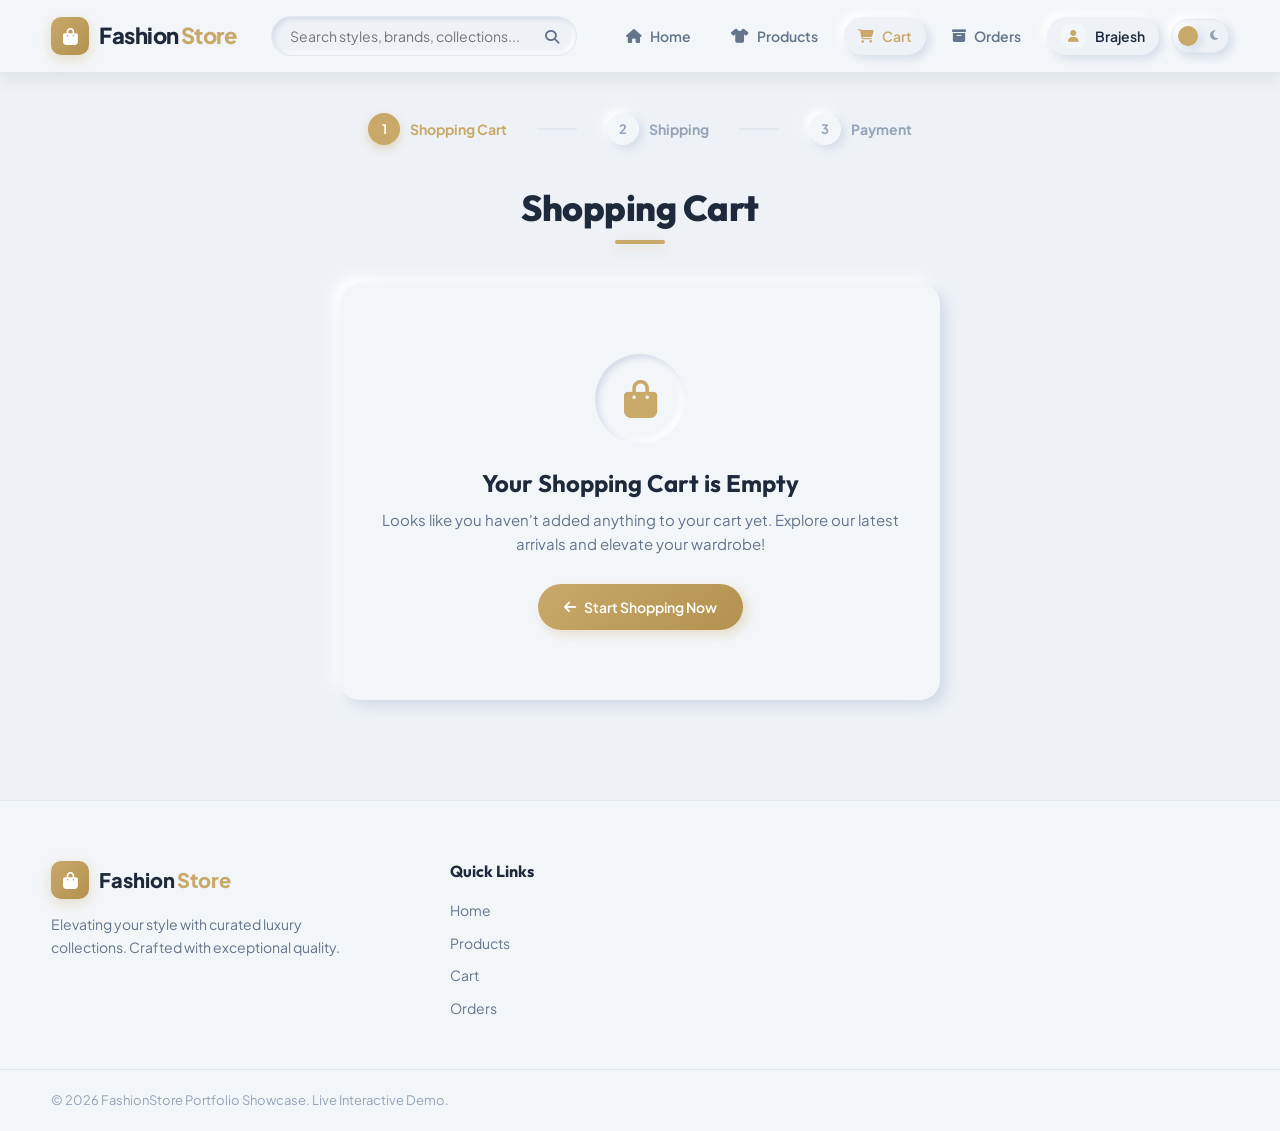
<file: cart.html>
<!DOCTYPE html>
<html lang="en">
<head>
    <meta charset="UTF-8">
    <meta name="viewport" content="width=device-width, initial-scale=1.0">
    <title>My Shopping Cart | FashionStore</title>
    <link rel="stylesheet" href="assets/css/style.css?v=5">
    <link rel="stylesheet" href="assets/css/cart.css?v=4">
    <link rel="stylesheet" href="https://cdnjs.cloudflare.com/ajax/libs/font-awesome/6.4.0/css/all.min.css">
</head>
<body>

<!-- NAVBAR -->
<header class="header-wrapper">
    <nav class="navbar">
        <div class="logo">
            <a href="index.html">
                <span class="logo-icon"><i class="fa-solid fa-bag-shopping"></i></span>
                <span class="logo-text">Fashion<span class="logo-accent">Store</span></span>
            </a>
        </div>

        <div class="search-bar">
            <form action="products.html" method="get" class="search-form">
                <input type="text" name="keyword" placeholder="Search styles, brands, collections...">
                <button type="submit" class="search-btn" aria-label="Search">
                    <i class="fa-solid fa-magnifying-glass"></i>
                </button>
            </form>
        </div>

        <button class="mobile-toggle-btn" id="mobileMenuBtn" aria-label="Toggle Navigation Menu">
            <i class="fa-solid fa-bars"></i>
        </button>

        <ul class="nav-links" id="navLinks">
            <li><a href="index.html" class="nav-link"><i class="fa-solid fa-house"></i> Home</a></li>
            <li><a href="products.html" class="nav-link"><i class="fa-solid fa-shirt"></i> Products</a></li>
            <li>
                <a href="cart.html" class="nav-link cart-link active">
                    <i class="fa-solid fa-cart-shopping"></i> Cart
                    <span class="cart-badge" style="display:none;">0</span>
                </a>
            </li>
            <li><a href="orders.html" class="nav-link"><i class="fa-solid fa-box-archive"></i> Orders</a></li>
            <li class="user-pill-item">
                <a href="profile.html" class="user-pill" title="My Profile">
                    <span class="user-avatar"><i class="fa-solid fa-user"></i></span>
                    <span class="user-name">Brajesh</span>
                </a>
            </li>
            <li class="theme-toggle-item">
                <button id="themeToggleBtn" class="theme-toggle-btn" type="button" aria-label="Toggle Dark Mode" title="Toggle Dark/Light Mode">
                    <span class="toggle-track">
                        <i class="fa-solid fa-sun icon-sun"></i>
                        <i class="fa-solid fa-moon icon-moon"></i>
                        <span class="toggle-thumb"></span>
                    </span>
                </button>
            </li>
        </ul>
    </nav>
</header>

<div class="container">
    <!-- Step Indicator -->
    <div class="checkout-steps">
        <div class="step-item active">
            <span class="step-num">1</span>
            <span>Shopping Cart</span>
        </div>
        <div class="step-line"></div>
        <div class="step-item">
            <span class="step-num">2</span>
            <span>Shipping</span>
        </div>
        <div class="step-line"></div>
        <div class="step-item">
            <span class="step-num">3</span>
            <span>Payment</span>
        </div>
    </div>

    <h1 class="page-title">Shopping Cart</h1>

    <div id="cartContentArea">
        <!-- Rendered dynamically via JS -->
    </div>
</div>

<!-- FOOTER -->
<footer class="footer">
    <div class="footer-container">
        <div class="footer-col brand-col">
            <div class="footer-logo">
                <span class="logo-icon"><i class="fa-solid fa-bag-shopping"></i></span>
                <span class="logo-text">Fashion<span class="logo-accent">Store</span></span>
            </div>
            <p class="brand-desc">Elevating your style with curated luxury collections. Crafted with exceptional quality.</p>
        </div>
        <div class="footer-col">
            <h4 class="col-title">Quick Links</h4>
            <ul class="footer-links">
                <li><a href="index.html">Home</a></li>
                <li><a href="products.html">Products</a></li>
                <li><a href="cart.html">Cart</a></li>
                <li><a href="orders.html">Orders</a></li>
            </ul>
        </div>
    </div>
    <div class="footer-bottom">
        <div class="footer-bottom-inner">
            <p>&copy; 2026 FashionStore Portfolio Showcase. Live Interactive Demo.</p>
        </div>
    </div>
</footer>

<script src="assets/js/data.js"></script>
<script src="assets/js/app.js"></script>
<script>
function renderCart() {
    const area = document.getElementById('cartContentArea');
    const cart = App.getCart();

    if (!cart || cart.length === 0) {
        area.innerHTML = `
            <div class="empty-cart-card">
                <div class="empty-cart-icon">
                    <i class="fa-solid fa-bag-shopping"></i>
                </div>
                <h3>Your Shopping Cart is Empty</h3>
                <p>Looks like you haven't added anything to your cart yet. Explore our latest arrivals and elevate your wardrobe!</p>
                <a href="products.html" class="btn btn-primary">
                    <i class="fa-solid fa-arrow-left"></i> Start Shopping Now
                </a>
            </div>
        `;
        return;
    }

    const total = App.getCartTotal();

    area.innerHTML = `
        <div class="cart-layout">
            <div class="cart-table-card">
                <table class="cart-table">
                    <thead>
                        <tr>
                            <th>Product</th>
                            <th>Size</th>
                            <th>Price</th>
                            <th>Quantity</th>
                            <th>Subtotal</th>
                            <th>Action</th>
                        </tr>
                    </thead>
                    <tbody>
                        ${cart.map(item => `
                            <tr>
                                <td>
                                    <div class="cart-product-info">
                                        <img src="${item.imageUrl}" class="cart-thumb" alt="${item.name}">
                                        <div class="cart-details">
                                            <span class="cart-brand">${item.brand}</span>
                                            <h4>${item.name}</h4>
                                        </div>
                                    </div>
                                </td>
                                <td>
                                    <span class="cart-size-pill">${item.size}</span>
                                </td>
                                <td>
                                    <span class="cart-price">₹ ${item.price.toFixed(2)}</span>
                                </td>
                                <td>
                                    <div class="cart-qty-form">
                                        <input type="number" value="${item.quantity}" min="1" max="10" class="cart-qty-input"
                                            onchange="updateItemQty(${item.cartItemId}, this.value)">
                                    </div>
                                </td>
                                <td>
                                    <span class="cart-price">₹ ${(item.price * item.quantity).toFixed(2)}</span>
                                </td>
                                <td>
                                    <button onclick="removeItem(${item.cartItemId})" class="cart-delete-btn" title="Remove item">
                                        <i class="fa-regular fa-trash-can"></i>
                                    </button>
                                </td>
                            </tr>
                        `).join('')}
                    </tbody>
                </table>
            </div>

            <div class="summary-card">
                <h3>Order Summary</h3>
                <div class="summary-row">
                    <span>Subtotal (${cart.reduce((c, i) => c + i.quantity, 0)} items)</span>
                    <span>₹ ${total.toFixed(2)}</span>
                </div>
                <div class="summary-row">
                    <span>Estimated Shipping</span>
                    <span style="color: var(--color-success); font-weight: 700;">FREE</span>
                </div>
                <div class="summary-row">
                    <span>Tax Estimate (GST Incl.)</span>
                    <span>₹ 0.00</span>
                </div>
                <div class="summary-row total-row">
                    <span>Total Amount</span>
                    <span class="total-amount">₹ ${total.toFixed(2)}</span>
                </div>

                <a href="checkout.html" class="checkout-action-btn">
                    <i class="fa-solid fa-lock"></i> Proceed to Checkout
                </a>

                <a href="products.html" class="continue-shopping-link">
                    <i class="fa-solid fa-arrow-left"></i> Continue Shopping
                </a>
            </div>
        </div>
    `;
}

function updateItemQty(id, qty) {
    App.updateCartQuantity(id, qty);
    renderCart();
}

function removeItem(id) {
    App.removeFromCart(id);
    renderCart();
}

document.addEventListener('DOMContentLoaded', renderCart);
</script>

</body>
</html>
</file>
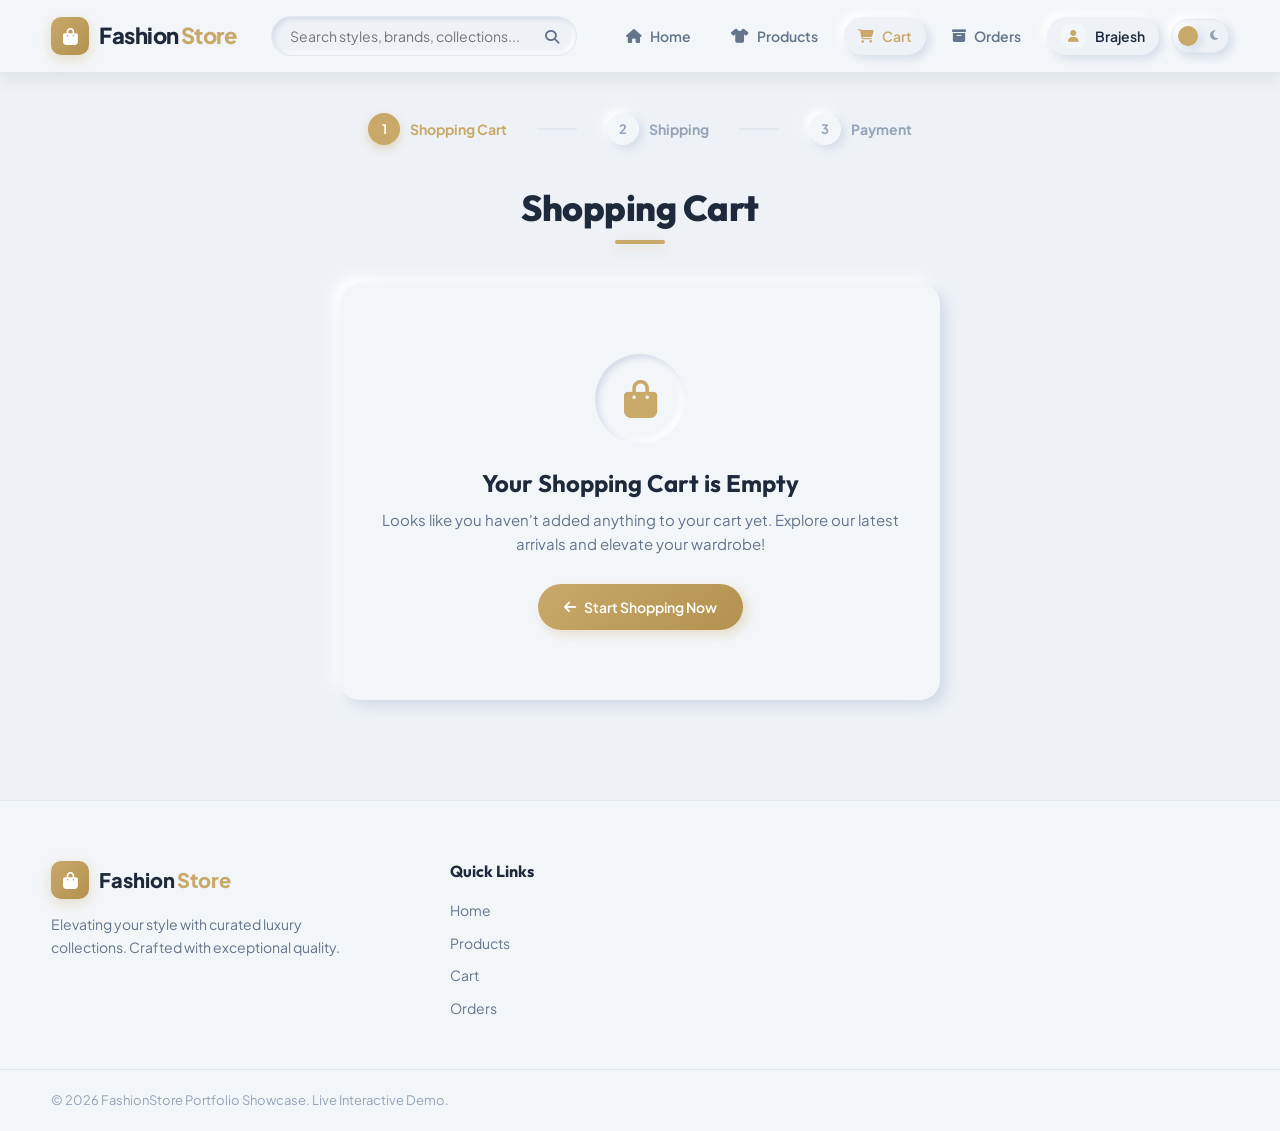
<file: checkout.html>
<!DOCTYPE html>
<html lang="en">
<head>
    <meta charset="UTF-8">
    <meta name="viewport" content="width=device-width, initial-scale=1.0">
    <title>Checkout | FashionStore</title>
    <link rel="stylesheet" href="assets/css/style.css?v=5">
    <link rel="stylesheet" href="assets/css/cart.css?v=4">
    <link rel="stylesheet" href="assets/css/checkout.css?v=4">
    <link rel="stylesheet" href="https://cdnjs.cloudflare.com/ajax/libs/font-awesome/6.4.0/css/all.min.css">
</head>
<body>

<!-- NAVBAR -->
<header class="header-wrapper">
    <nav class="navbar">
        <div class="logo">
            <a href="index.html">
                <span class="logo-icon"><i class="fa-solid fa-bag-shopping"></i></span>
                <span class="logo-text">Fashion<span class="logo-accent">Store</span></span>
            </a>
        </div>

        <div class="search-bar">
            <form action="products.html" method="get" class="search-form">
                <input type="text" name="keyword" placeholder="Search styles, brands, collections...">
                <button type="submit" class="search-btn" aria-label="Search">
                    <i class="fa-solid fa-magnifying-glass"></i>
                </button>
            </form>
        </div>

        <ul class="nav-links" id="navLinks">
            <li><a href="index.html" class="nav-link"><i class="fa-solid fa-house"></i> Home</a></li>
            <li><a href="products.html" class="nav-link"><i class="fa-solid fa-shirt"></i> Products</a></li>
            <li>
                <a href="cart.html" class="nav-link cart-link active">
                    <i class="fa-solid fa-cart-shopping"></i> Cart
                    <span class="cart-badge" style="display:none;">0</span>
                </a>
            </li>
            <li><a href="orders.html" class="nav-link"><i class="fa-solid fa-box-archive"></i> Orders</a></li>
            <li class="user-pill-item">
                <a href="profile.html" class="user-pill" title="My Profile">
                    <span class="user-avatar"><i class="fa-solid fa-user"></i></span>
                    <span class="user-name">Brajesh</span>
                </a>
            </li>
            <li class="theme-toggle-item">
                <button id="themeToggleBtn" class="theme-toggle-btn" type="button" aria-label="Toggle Dark Mode" title="Toggle Dark/Light Mode">
                    <span class="toggle-track">
                        <i class="fa-solid fa-sun icon-sun"></i>
                        <i class="fa-solid fa-moon icon-moon"></i>
                        <span class="toggle-thumb"></span>
                    </span>
                </button>
            </li>
        </ul>
    </nav>
</header>

<div class="container">
    <div class="checkout-steps">
        <div class="step-item">
            <span class="step-num">1</span>
            <span>Shopping Cart</span>
        </div>
        <div class="step-line"></div>
        <div class="step-item active">
            <span class="step-num">2</span>
            <span>Shipping</span>
        </div>
        <div class="step-line"></div>
        <div class="step-item">
            <span class="step-num">3</span>
            <span>Payment</span>
        </div>
    </div>

    <h1 class="page-title">Shipping & Delivery</h1>

    <div class="checkout-container">
        <!-- Form -->
        <div class="checkout-card">
            <h3><i class="fa-solid fa-location-dot"></i> Delivery Address</h3>

            <form id="checkoutForm" onsubmit="handleProceedToPayment(event)">
                <div class="form-group">
                    <label>Full Name</label>
                    <input type="text" id="shipName" required>
                </div>

                <div class="form-row">
                    <div class="form-group">
                        <label>Email Address</label>
                        <input type="email" id="shipEmail" readonly>
                    </div>

                    <div class="form-group">
                        <label>Mobile Number</label>
                        <input type="text" id="shipPhone" required>
                    </div>
                </div>

                <div class="form-group">
                    <label>Street Address / Flat / Landmark</label>
                    <textarea id="shipStreet" rows="3" required placeholder="House number, apartment name, street area"></textarea>
                </div>

                <div class="form-row">
                    <div class="form-group">
                        <label>City</label>
                        <input type="text" id="shipCity" required placeholder="City">
                    </div>

                    <div class="form-group">
                        <label>State</label>
                        <input type="text" id="shipState" required placeholder="State">
                    </div>
                </div>

                <div class="form-group">
                    <label>Postal PIN Code</label>
                    <input type="text" id="shipPin" required placeholder="PIN Code">
                </div>

                <button type="submit" class="checkout-btn">
                    <span>Continue to Payment</span>
                    <i class="fa-solid fa-arrow-right"></i>
                </button>
            </form>
        </div>

        <!-- Summary -->
        <div class="checkout-summary-card">
            <h3><i class="fa-solid fa-receipt"></i> Order Summary</h3>
            <div class="summary-items-list" id="checkoutItemsList"></div>

            <div class="summary-row">
                <span>Subtotal</span>
                <span id="checkoutSubtotal">₹ 0.00</span>
            </div>
            <div class="summary-row">
                <span>Delivery</span>
                <span style="color: var(--color-success); font-weight: 700;">FREE</span>
            </div>
            <div class="summary-row total-row">
                <span>Grand Total</span>
                <span class="total-amount" id="checkoutTotal">₹ 0.00</span>
            </div>
        </div>
    </div>
</div>

<script src="assets/js/data.js"></script>
<script src="assets/js/app.js"></script>
<script>
document.addEventListener('DOMContentLoaded', () => {
    const user = App.getUser();
    document.getElementById('shipName').value = user.fullName || '';
    document.getElementById('shipEmail').value = user.email || '';
    document.getElementById('shipPhone').value = user.phone || '';
    document.getElementById('shipStreet').value = user.address || '';
    document.getElementById('shipCity').value = user.city || '';
    document.getElementById('shipState').value = user.state || '';
    document.getElementById('shipPin').value = user.pincode || '';

    const cart = App.getCart();
    if (!cart || cart.length === 0) {
        window.location.href = 'cart.html';
        return;
    }

    const itemsList = document.getElementById('checkoutItemsList');
    itemsList.innerHTML = cart.map(i => `
        <div class="summary-item-row">
            <div>
                <div class="summary-item-name">${i.name}</div>
                <div class="summary-item-meta">Size: ${i.size} | Qty: ${i.quantity}</div>
            </div>
            <div style="font-weight:700; color:var(--color-primary);">
                ₹ ${(i.price * i.quantity).toFixed(2)}
            </div>
        </div>
    `).join('');

    const total = App.getCartTotal();
    document.getElementById('checkoutSubtotal').textContent = `₹ ${total.toFixed(2)}`;
    document.getElementById('checkoutTotal').textContent = `₹ ${total.toFixed(2)}`;
});

function handleProceedToPayment(e) {
    e.preventDefault();
    const street = document.getElementById('shipStreet').value.trim();
    const city = document.getElementById('shipCity').value.trim();
    const state = document.getElementById('shipState').value.trim();
    const pin = document.getElementById('shipPin').value.trim();
    const fullAddress = `${street}, ${city}, ${state} - ${pin}`;

    sessionStorage.setItem('fs_shipping_address', fullAddress);
    window.location.href = 'payment.html';
}
</script>

</body>
</html>
</file>
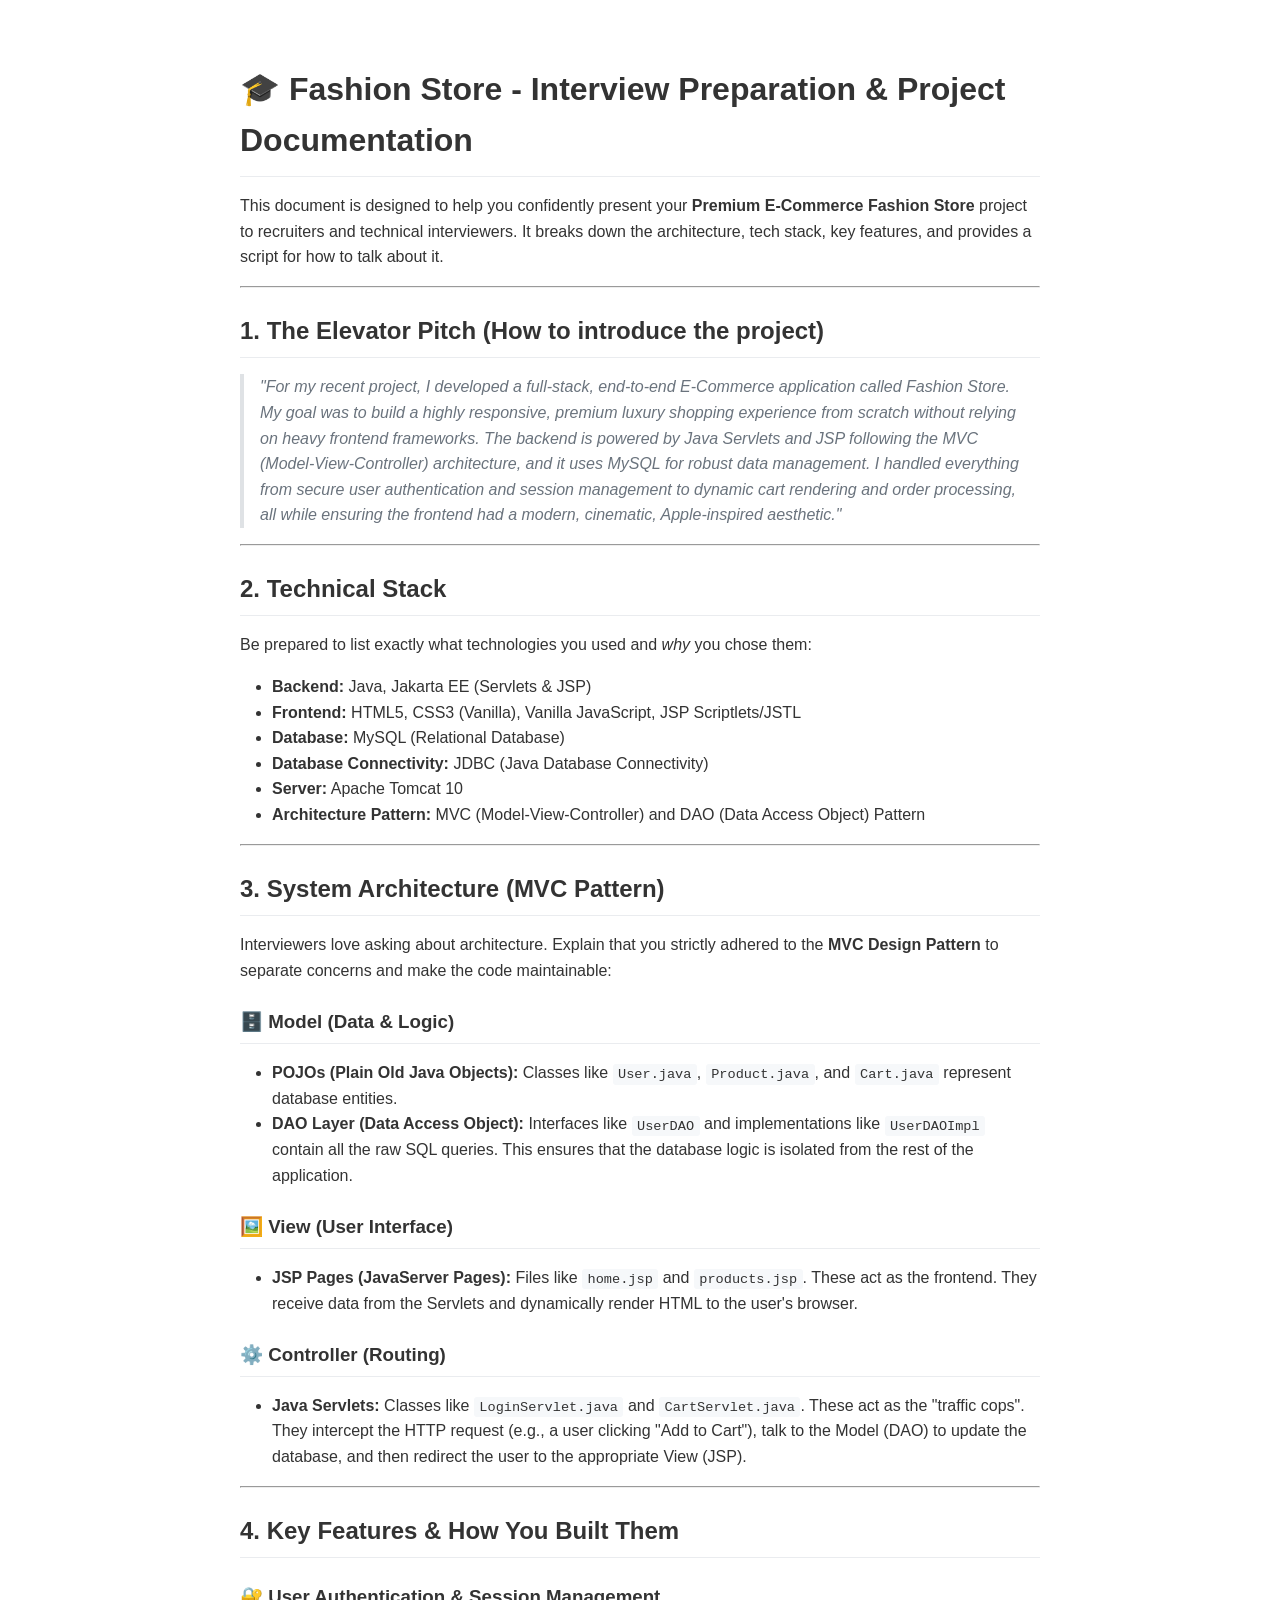
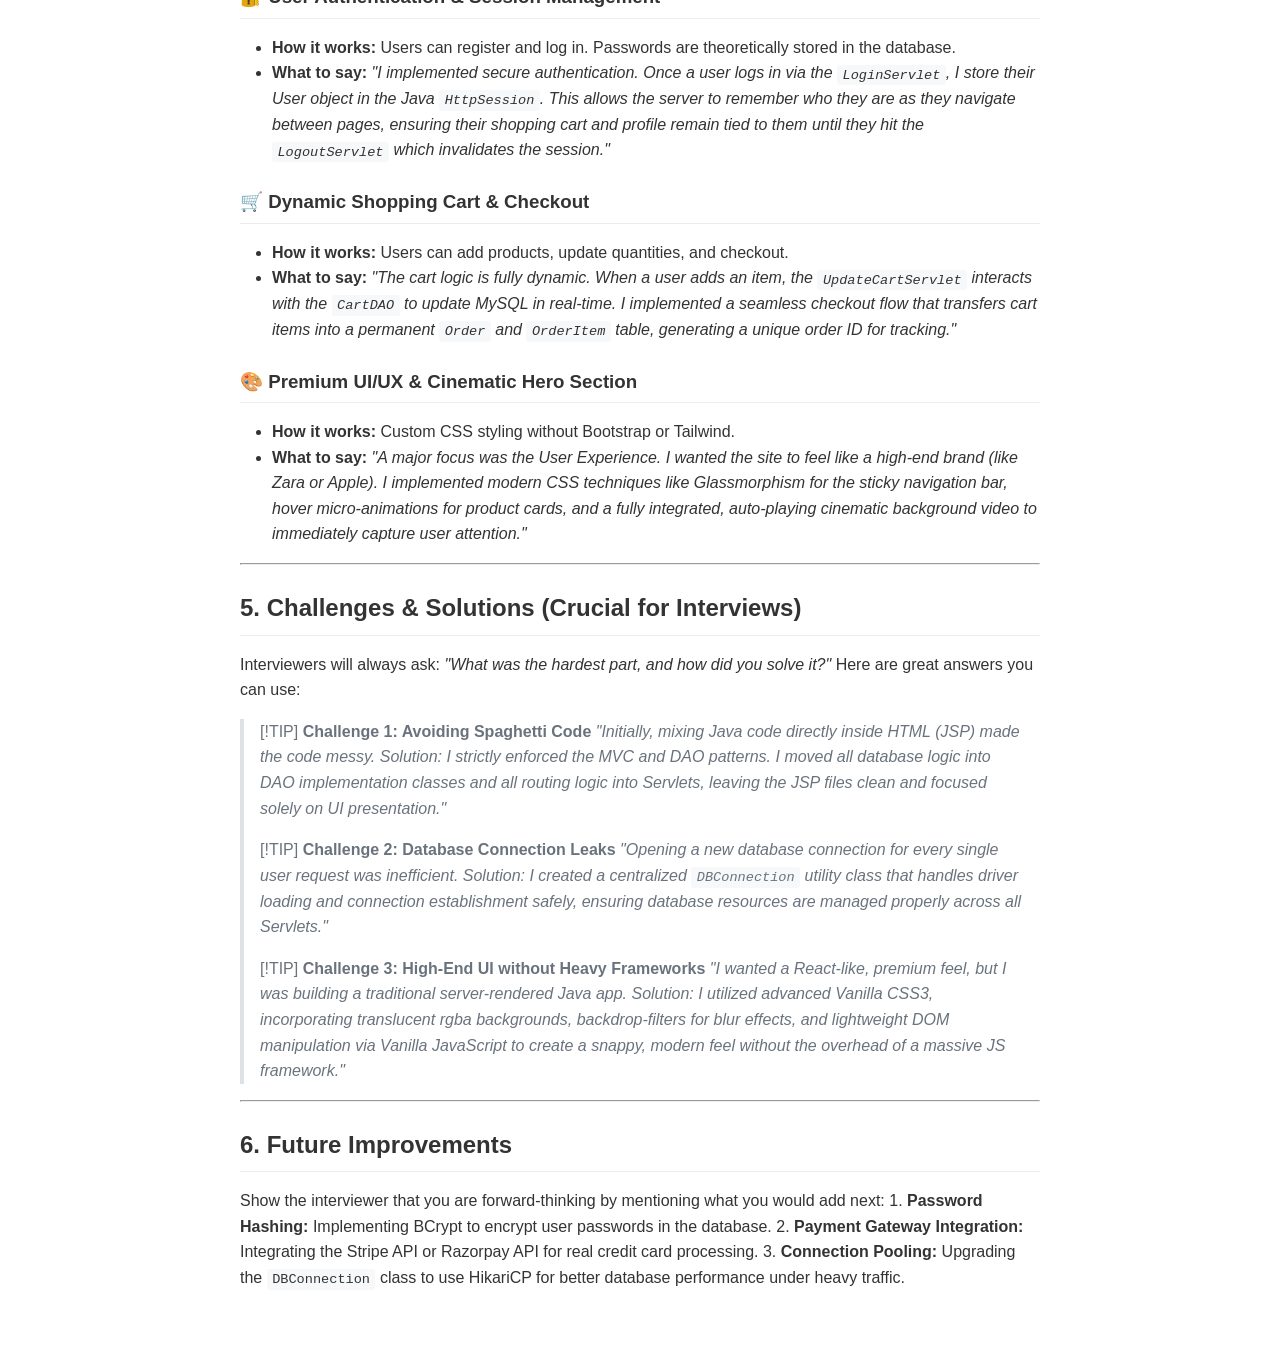
<file: FashionStore_Documentation.html>
<!DOCTYPE html>
<html>
<head>
<meta charset='utf-8'>
<title>Fashion Store Documentation</title>

<style>
body { font-family: -apple-system, BlinkMacSystemFont, "Segoe UI", Roboto, Helvetica, Arial, sans-serif; line-height: 1.6; padding: 40px; max-width: 800px; margin: 0 auto; color: #333; }
h1, h2, h3 { border-bottom: 1px solid #eaecef; padding-bottom: 0.3em; margin-top: 24px; margin-bottom: 16px; }
h1 { font-size: 2em; }
h2 { font-size: 1.5em; }
blockquote { padding: 0 1em; color: #6a737d; border-left: 0.25em solid #dfe2e5; margin: 0; margin-bottom: 16px; }
ul, ol { padding-left: 2em; }
code { padding: 0.2em 0.4em; margin: 0; font-size: 85%; background-color: #f6f8fa; border-radius: 3px; font-family: SFMono-Regular, Consolas, "Liberation Mono", Menlo, monospace; }
</style>

</head>
<body>
<h1>🎓 Fashion Store - Interview Preparation &amp; Project Documentation</h1>
<p>This document is designed to help you confidently present your <strong>Premium E-Commerce Fashion Store</strong> project to recruiters and technical interviewers. It breaks down the architecture, tech stack, key features, and provides a script for how to talk about it.</p>
<hr />
<h2>1. The Elevator Pitch (How to introduce the project)</h2>
<blockquote>
<p><em>"For my recent project, I developed a full-stack, end-to-end E-Commerce application called Fashion Store. My goal was to build a highly responsive, premium luxury shopping experience from scratch without relying on heavy frontend frameworks. The backend is powered by </em><em>Java Servlets and JSP</em><em> following the </em><em>MVC (Model-View-Controller)</em><em> architecture, and it uses </em><em>MySQL</em><em> for robust data management. I handled everything from secure user authentication and session management to dynamic cart rendering and order processing, all while ensuring the frontend had a modern, cinematic, Apple-inspired aesthetic."</em></p>
</blockquote>
<hr />
<h2>2. Technical Stack</h2>
<p>Be prepared to list exactly what technologies you used and <em>why</em> you chose them:</p>
<ul>
<li><strong>Backend:</strong> Java, Jakarta EE (Servlets &amp; JSP)</li>
<li><strong>Frontend:</strong> HTML5, CSS3 (Vanilla), Vanilla JavaScript, JSP Scriptlets/JSTL</li>
<li><strong>Database:</strong> MySQL (Relational Database)</li>
<li><strong>Database Connectivity:</strong> JDBC (Java Database Connectivity)</li>
<li><strong>Server:</strong> Apache Tomcat 10</li>
<li><strong>Architecture Pattern:</strong> MVC (Model-View-Controller) and DAO (Data Access Object) Pattern</li>
</ul>
<hr />
<h2>3. System Architecture (MVC Pattern)</h2>
<p>Interviewers love asking about architecture. Explain that you strictly adhered to the <strong>MVC Design Pattern</strong> to separate concerns and make the code maintainable:</p>
<h3>🗄️ Model (Data &amp; Logic)</h3>
<ul>
<li><strong>POJOs (Plain Old Java Objects):</strong> Classes like <code>User.java</code>, <code>Product.java</code>, and <code>Cart.java</code> represent database entities.</li>
<li><strong>DAO Layer (Data Access Object):</strong> Interfaces like <code>UserDAO</code> and implementations like <code>UserDAOImpl</code> contain all the raw SQL queries. This ensures that the database logic is isolated from the rest of the application.</li>
</ul>
<h3>🖼️ View (User Interface)</h3>
<ul>
<li><strong>JSP Pages (JavaServer Pages):</strong> Files like <code>home.jsp</code> and <code>products.jsp</code>. These act as the frontend. They receive data from the Servlets and dynamically render HTML to the user's browser.</li>
</ul>
<h3>⚙️ Controller (Routing)</h3>
<ul>
<li><strong>Java Servlets:</strong> Classes like <code>LoginServlet.java</code> and <code>CartServlet.java</code>. These act as the "traffic cops". They intercept the HTTP request (e.g., a user clicking "Add to Cart"), talk to the Model (DAO) to update the database, and then redirect the user to the appropriate View (JSP).</li>
</ul>
<hr />
<h2>4. Key Features &amp; How You Built Them</h2>
<h3>🔐 User Authentication &amp; Session Management</h3>
<ul>
<li><strong>How it works:</strong> Users can register and log in. Passwords are theoretically stored in the database.</li>
<li><strong>What to say:</strong> <em>"I implemented secure authentication. Once a user logs in via the <code>LoginServlet</code>, I store their User object in the Java <code>HttpSession</code>. This allows the server to remember who they are as they navigate between pages, ensuring their shopping cart and profile remain tied to them until they hit the <code>LogoutServlet</code> which invalidates the session."</em></li>
</ul>
<h3>🛒 Dynamic Shopping Cart &amp; Checkout</h3>
<ul>
<li><strong>How it works:</strong> Users can add products, update quantities, and checkout.</li>
<li><strong>What to say:</strong> <em>"The cart logic is fully dynamic. When a user adds an item, the <code>UpdateCartServlet</code> interacts with the <code>CartDAO</code> to update MySQL in real-time. I implemented a seamless checkout flow that transfers cart items into a permanent <code>Order</code> and <code>OrderItem</code> table, generating a unique order ID for tracking."</em></li>
</ul>
<h3>🎨 Premium UI/UX &amp; Cinematic Hero Section</h3>
<ul>
<li><strong>How it works:</strong> Custom CSS styling without Bootstrap or Tailwind.</li>
<li><strong>What to say:</strong> <em>"A major focus was the User Experience. I wanted the site to feel like a high-end brand (like Zara or Apple). I implemented modern CSS techniques like </em><em>Glassmorphism</em><em> for the sticky navigation bar, hover micro-animations for product cards, and a fully integrated, auto-playing cinematic background video to immediately capture user attention."</em></li>
</ul>
<hr />
<h2>5. Challenges &amp; Solutions (Crucial for Interviews)</h2>
<p>Interviewers will always ask: <em>"What was the hardest part, and how did you solve it?"</em> 
Here are great answers you can use:</p>
<blockquote>
<p>[!TIP]
<strong>Challenge 1: Avoiding Spaghetti Code</strong>
<em>"Initially, mixing Java code directly inside HTML (JSP) made the code messy. </em><em>Solution:</em><em> I strictly enforced the MVC and DAO patterns. I moved all database logic into DAO implementation classes and all routing logic into Servlets, leaving the JSP files clean and focused solely on UI presentation."</em></p>
<p>[!TIP]
<strong>Challenge 2: Database Connection Leaks</strong>
<em>"Opening a new database connection for every single user request was inefficient. </em><em>Solution:</em><em> I created a centralized <code>DBConnection</code> utility class that handles driver loading and connection establishment safely, ensuring database resources are managed properly across all Servlets."</em></p>
<p>[!TIP]
<strong>Challenge 3: High-End UI without Heavy Frameworks</strong>
<em>"I wanted a React-like, premium feel, but I was building a traditional server-rendered Java app. </em><em>Solution:</em><em> I utilized advanced Vanilla CSS3, incorporating translucent rgba backgrounds, backdrop-filters for blur effects, and lightweight DOM manipulation via Vanilla JavaScript to create a snappy, modern feel without the overhead of a massive JS framework."</em></p>
</blockquote>
<hr />
<h2>6. Future Improvements</h2>
<p>Show the interviewer that you are forward-thinking by mentioning what you would add next:
1.  <strong>Password Hashing:</strong> Implementing BCrypt to encrypt user passwords in the database.
2.  <strong>Payment Gateway Integration:</strong> Integrating the Stripe API or Razorpay API for real credit card processing.
3.  <strong>Connection Pooling:</strong> Upgrading the <code>DBConnection</code> class to use HikariCP for better database performance under heavy traffic.</p>
</body>
</html>
</file>
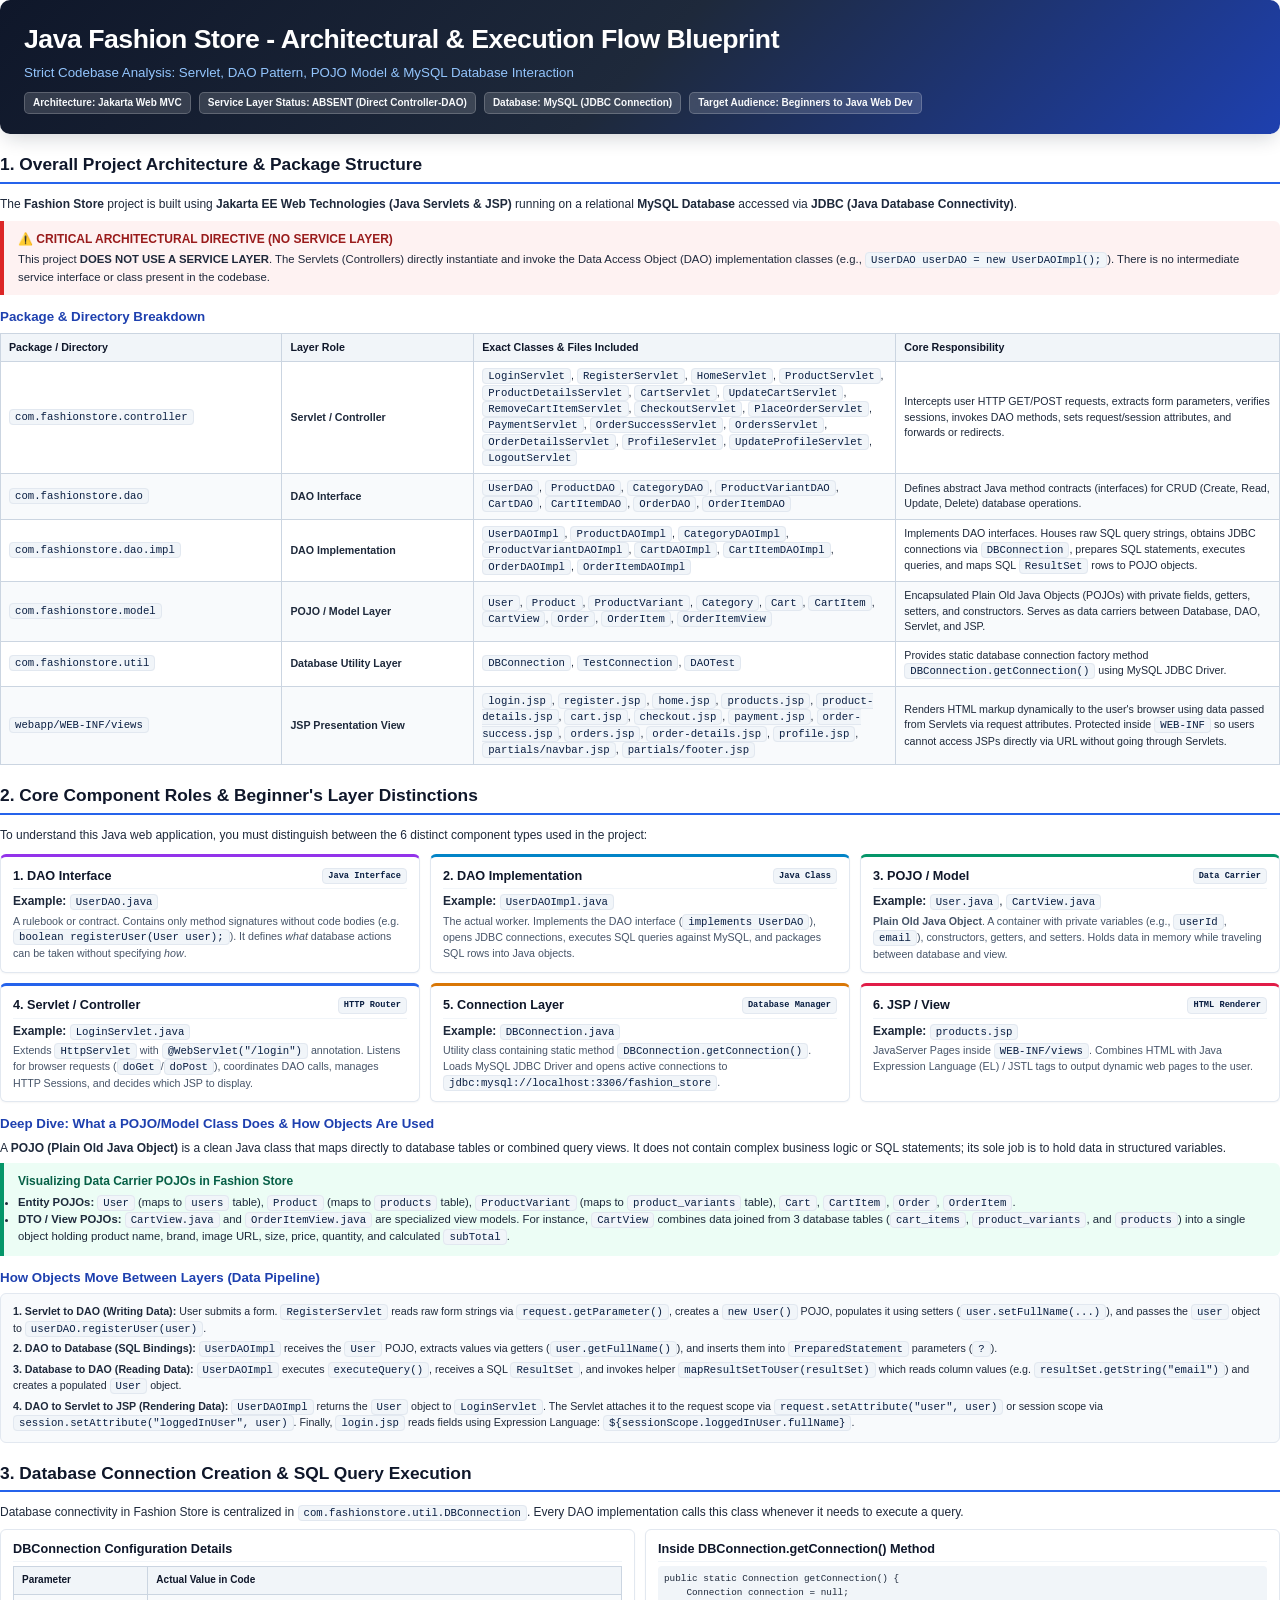
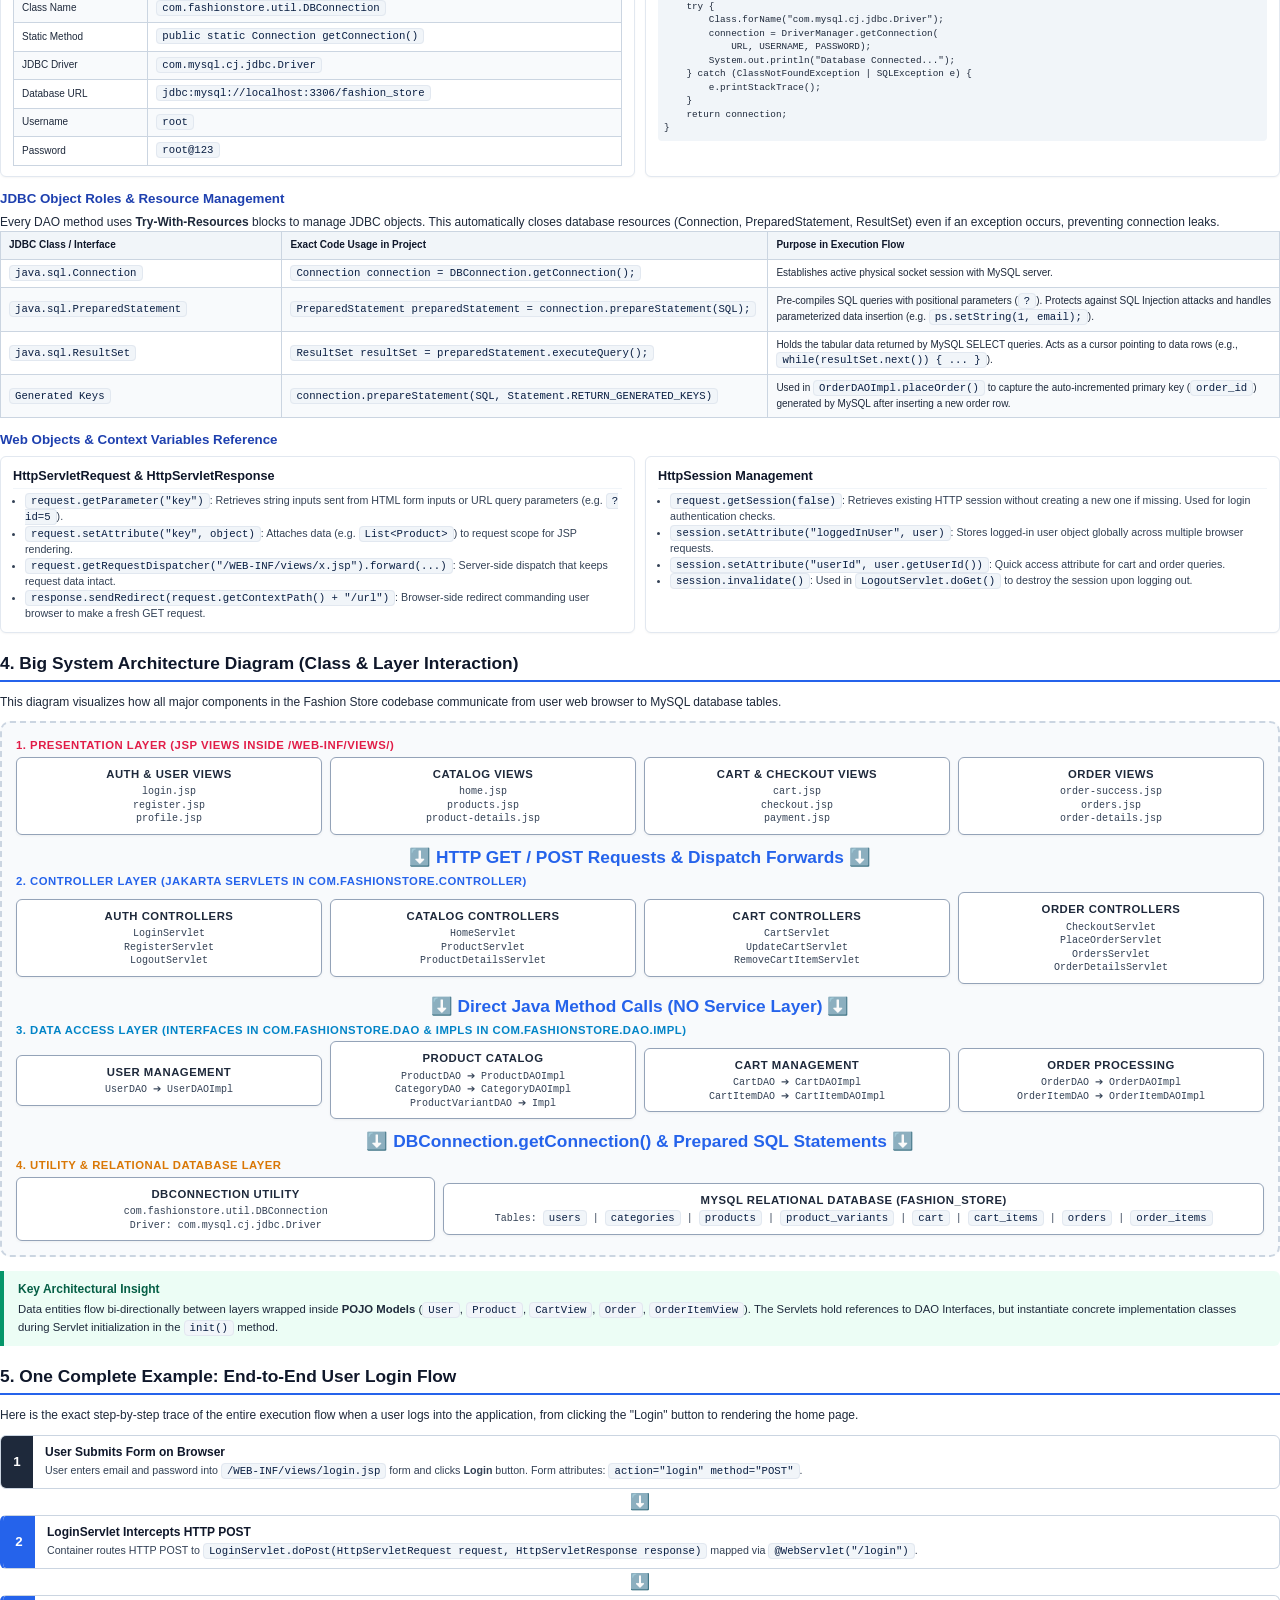
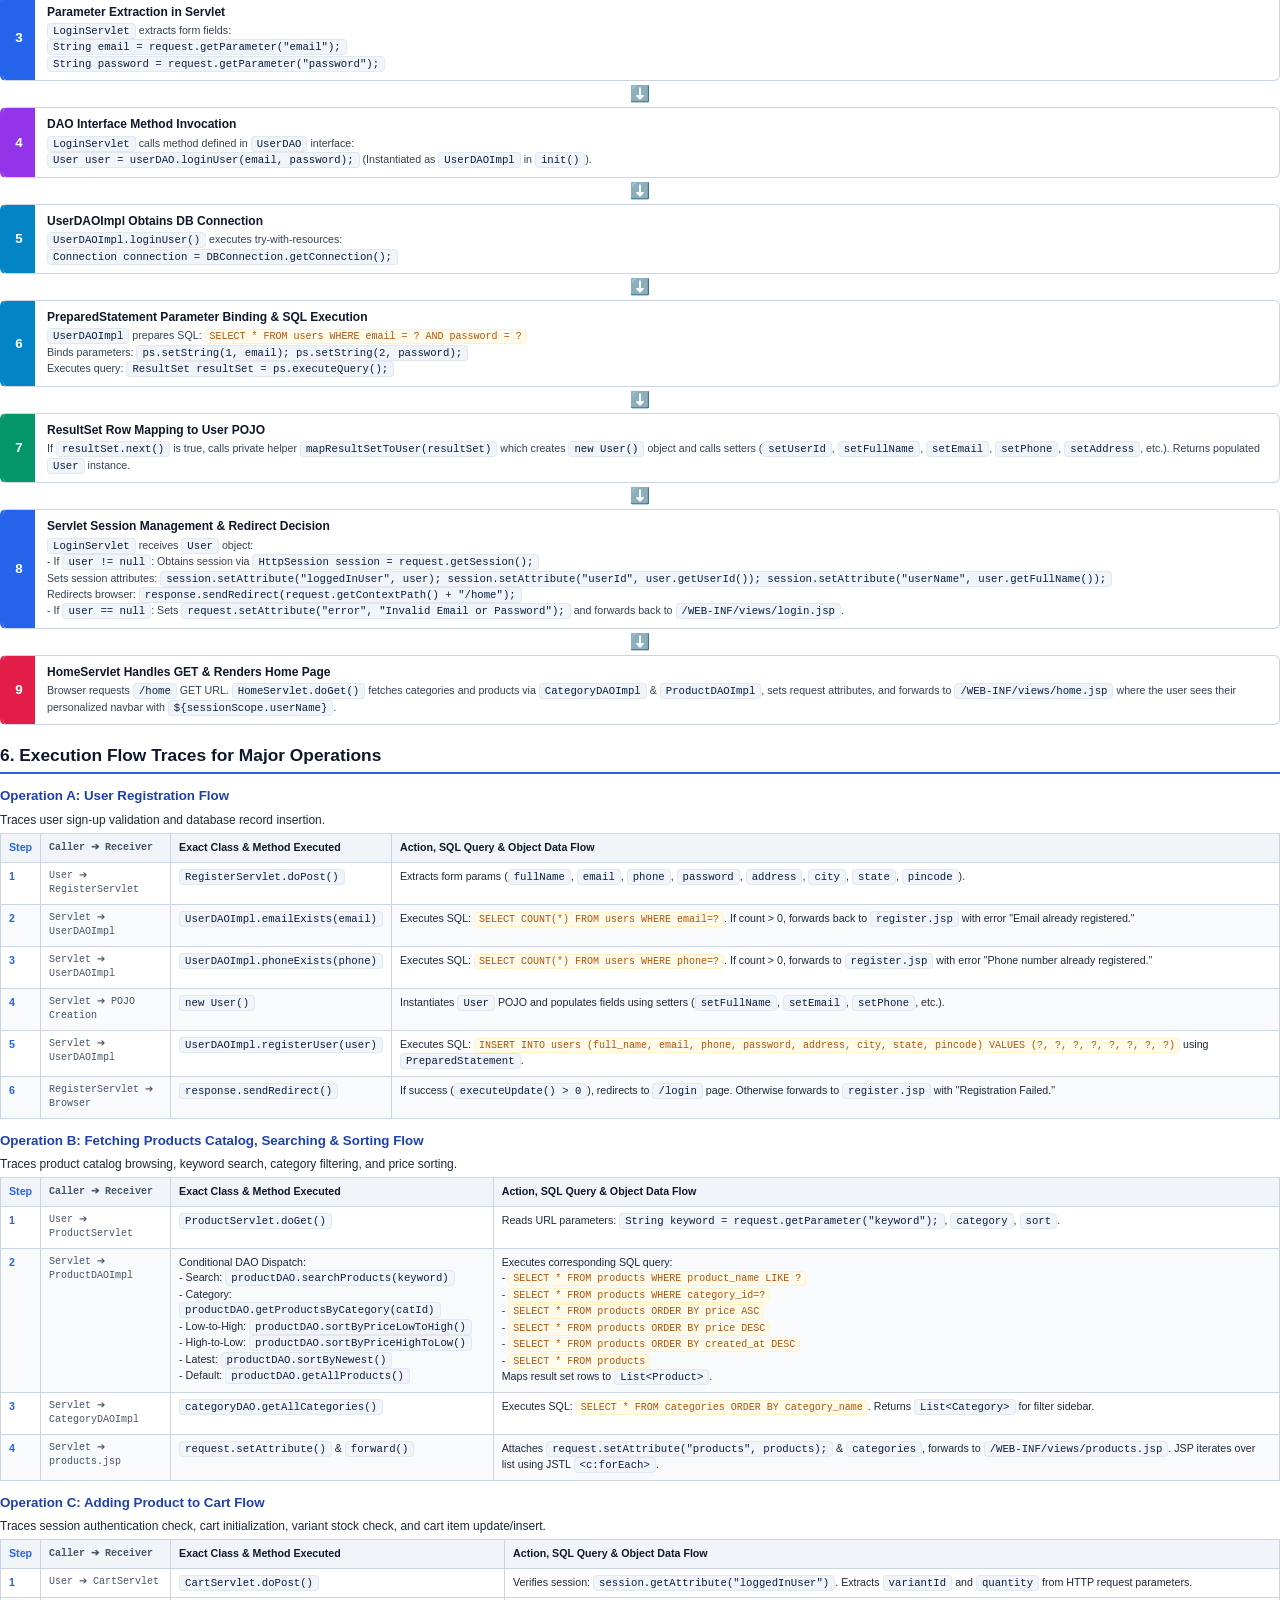
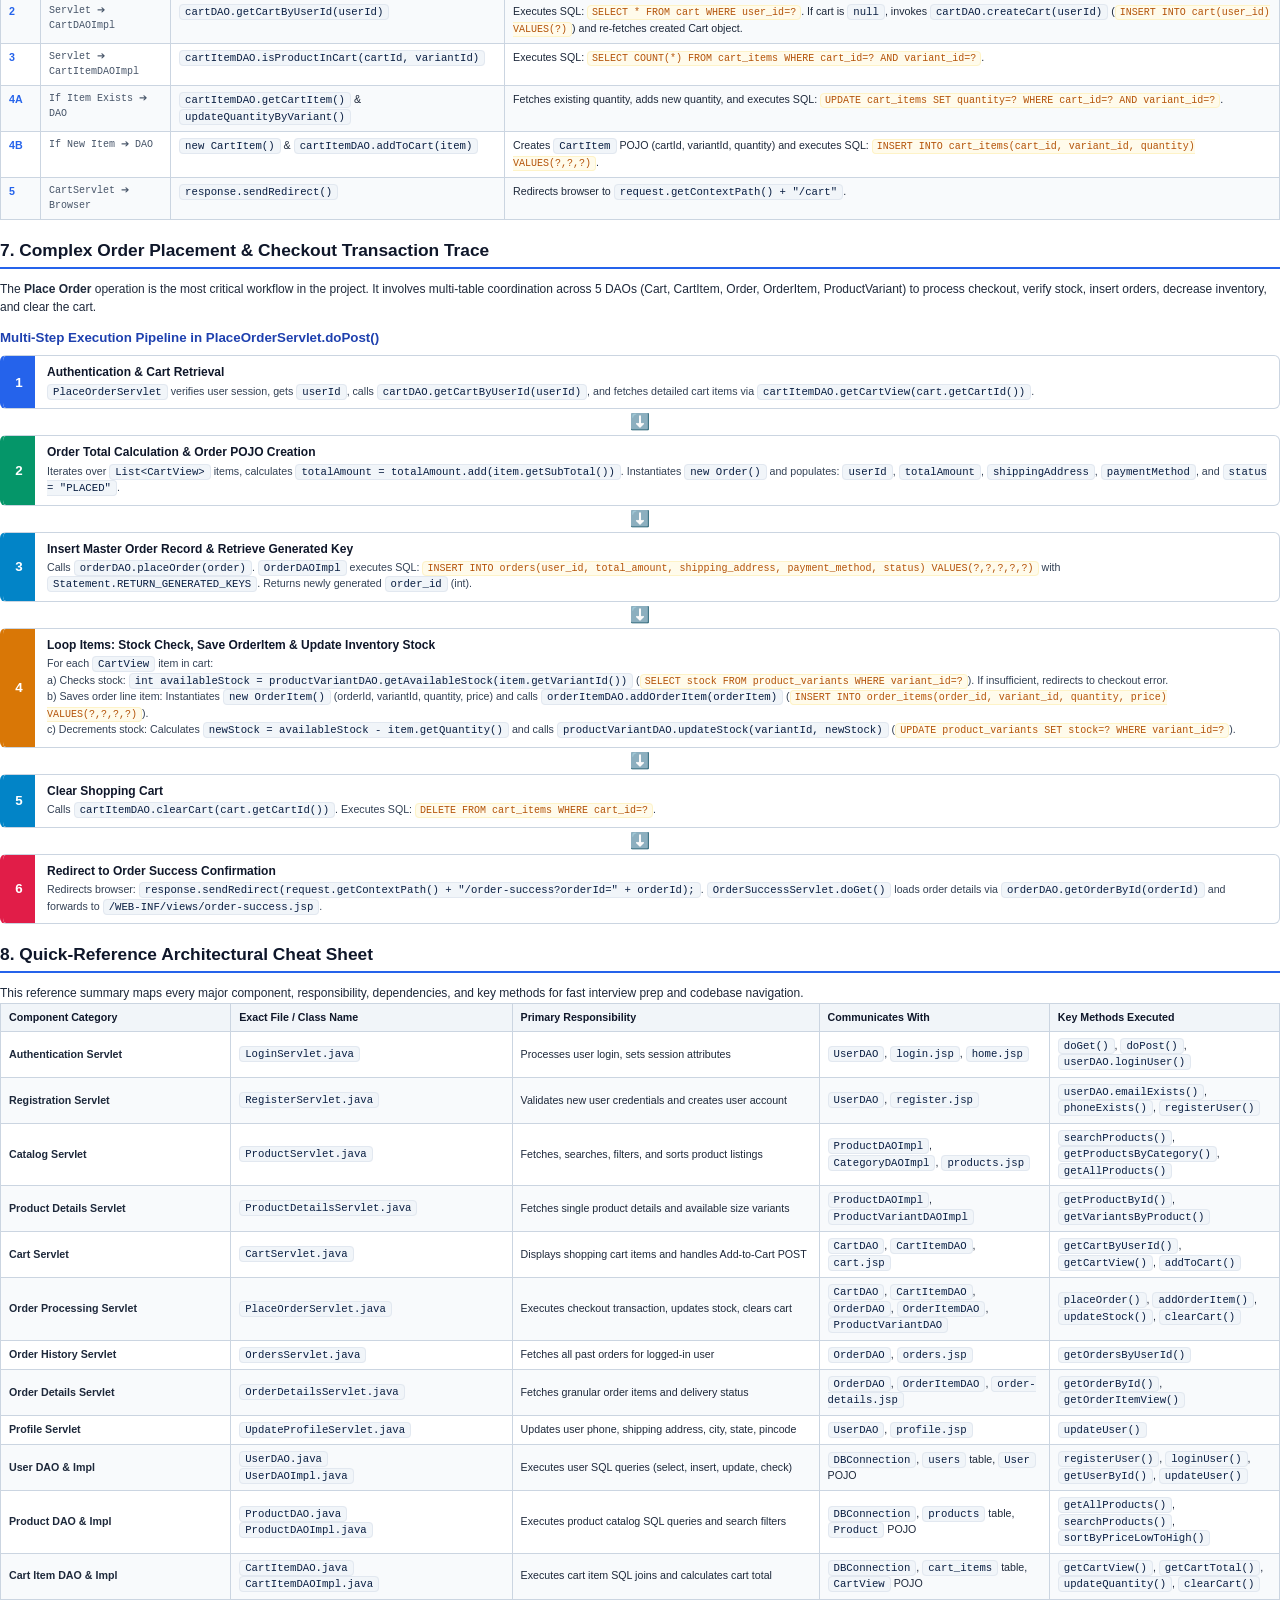
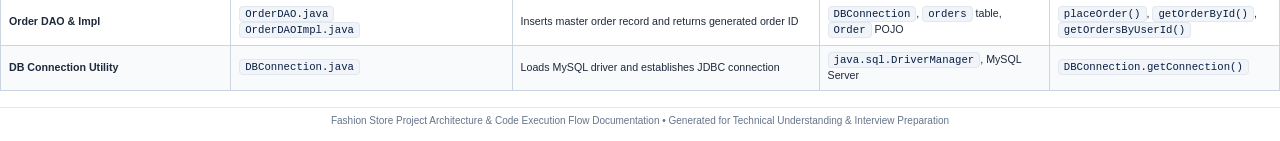
<file: FashionStore_Execution_Flow_Architecture.html>
<!DOCTYPE html>
<html lang="en">
<head>
<meta charset="UTF-8">
<title>Fashion Store - Project Architecture & Execution Flow</title>
<style>
    @page {
        size: A4 portrait;
        margin: 12mm 10mm 12mm 10mm;
        @bottom-right {
            content: "Page " counter(page) " of " counter(pages);
            font-size: 8pt;
            font-family: 'Segoe UI', Tahoma, Geneva, Verdana, sans-serif;
            color: #64748b;
        }
    }
    
    * {
        box-sizing: border-box;
        margin: 0;
        padding: 0;
    }

    body {
        font-family: 'Segoe UI', -apple-system, BlinkMacSystemFont, Roboto, Helvetica, Arial, sans-serif;
        color: #1e293b;
        background-color: #ffffff;
        line-height: 1.45;
        font-size: 9pt;
    }

    .page-break {
        page-break-before: always;
    }

    /* Header Banner */
    .header-banner {
        background: linear-gradient(135deg, #0f172a 0%, #1e293b 50%, #1e40af 100%);
        color: #ffffff;
        padding: 20px 24px;
        border-radius: 10px;
        margin-bottom: 18px;
        box-shadow: 0 8px 20px -5px rgba(15, 23, 42, 0.2);
    }

    .header-title {
        font-size: 20pt;
        font-weight: 800;
        letter-spacing: -0.5px;
        margin-bottom: 4px;
        color: #ffffff;
    }

    .header-subtitle {
        font-size: 10pt;
        color: #93c5fd;
        font-weight: 500;
        margin-bottom: 10px;
    }

    .header-badges {
        display: flex;
        gap: 8px;
        flex-wrap: wrap;
    }

    .badge {
        background: rgba(255, 255, 255, 0.15);
        backdrop-filter: blur(4px);
        border: 1px solid rgba(255, 255, 255, 0.2);
        color: #f8fafc;
        padding: 3px 8px;
        border-radius: 5px;
        font-size: 7.5pt;
        font-weight: 600;
    }

    /* Section Styles */
    .section {
        margin-bottom: 18px;
    }

    .section-title {
        font-size: 13pt;
        font-weight: 700;
        color: #0f172a;
        border-bottom: 2.5px solid #2563eb;
        padding-bottom: 4px;
        margin-bottom: 12px;
        display: flex;
        align-items: center;
        gap: 8px;
    }

    .section-subtitle {
        font-size: 10pt;
        font-weight: 600;
        color: #1e40af;
        margin-top: 12px;
        margin-bottom: 6px;
    }

    /* Callout & Alert Boxes */
    .callout {
        border-left: 4px solid #2563eb;
        background-color: #eff6ff;
        padding: 10px 14px;
        border-radius: 0 6px 6px 0;
        margin-bottom: 12px;
        font-size: 8.5pt;
    }

    .callout-important {
        border-left-color: #dc2626;
        background-color: #fef2f2;
    }

    .callout-important .callout-title {
        color: #991b1b;
    }

    .callout-tip {
        border-left-color: #059669;
        background-color: #ecfdf5;
    }

    .callout-tip .callout-title {
        color: #065f46;
    }

    .callout-title {
        font-weight: 700;
        color: #1e40af;
        margin-bottom: 3px;
        font-size: 9pt;
    }

    /* Tables */
    table {
        width: 100%;
        border-collapse: collapse;
        margin-bottom: 12px;
        font-size: 8pt;
    }

    th, td {
        border: 1px solid #cbd5e1;
        padding: 6px 8px;
        text-align: left;
    }

    th {
        background-color: #f1f5f9;
        color: #0f172a;
        font-weight: 700;
    }

    tr:nth-child(even) {
        background-color: #f8fafc;
    }

    /* Code & Class Styling */
    code, .code-inline {
        font-family: 'Consolas', 'Courier New', monospace;
        background-color: #f1f5f9;
        color: #091e42;
        padding: 1px 5px;
        border-radius: 4px;
        font-size: 8pt;
        border: 1px solid #e2e8f0;
    }

    .class-tag {
        font-family: 'Consolas', monospace;
        font-weight: 700;
        color: #1e40af;
    }

    .method-tag {
        font-family: 'Consolas', monospace;
        color: #059669;
        font-weight: 600;
    }

    .sql-tag {
        font-family: 'Consolas', monospace;
        color: #b45309;
        background-color: #fffbeb;
        padding: 1px 4px;
        border-radius: 4px;
        border: 1px solid #fef3c7;
        font-size: 7.5pt;
    }

    /* Card Grid */
    .grid-2 {
        display: grid;
        grid-template-columns: 1fr 1fr;
        gap: 10px;
        margin-bottom: 12px;
    }

    .grid-3 {
        display: grid;
        grid-template-columns: 1fr 1fr 1fr;
        gap: 10px;
        margin-bottom: 12px;
    }

    .card {
        border: 1px solid #e2e8f0;
        border-radius: 6px;
        padding: 10px 12px;
        background-color: #ffffff;
        box-shadow: 0 1px 2px rgba(0, 0, 0, 0.04);
    }

    .card-header {
        font-weight: 700;
        font-size: 9.5pt;
        color: #0f172a;
        margin-bottom: 4px;
        padding-bottom: 3px;
        border-bottom: 1px solid #f1f5f9;
        display: flex;
        justify-content: space-between;
        align-items: center;
    }

    /* Layer Colors */
    .layer-servlet { border-top: 3.5px solid #2563eb; }
    .layer-interface { border-top: 3.5px solid #9333ea; }
    .layer-impl { border-top: 3.5px solid #0284c7; }
    .layer-model { border-top: 3.5px solid #059669; }
    .layer-db { border-top: 3.5px solid #d97706; }
    .layer-jsp { border-top: 3.5px solid #e11d48; }

    /* Diagrams & Flow Box Styling */
    .flow-step-container {
        display: flex;
        flex-direction: column;
        gap: 8px;
        margin-bottom: 14px;
    }

    .flow-node {
        display: flex;
        align-items: stretch;
        border: 1px solid #cbd5e1;
        border-radius: 6px;
        overflow: hidden;
        background-color: #ffffff;
    }

    .node-num {
        width: 32px;
        background-color: #1e293b;
        color: #ffffff;
        font-weight: 800;
        font-size: 10pt;
        display: flex;
        align-items: center;
        justify-content: center;
        flex-shrink: 0;
    }

    .node-content {
        padding: 8px 12px;
        flex-grow: 1;
    }

    .node-title {
        font-weight: 700;
        font-size: 9pt;
        color: #0f172a;
        margin-bottom: 2px;
    }

    .node-detail {
        font-size: 8pt;
        color: #334155;
    }

    .flow-arrow {
        text-align: center;
        color: #2563eb;
        font-size: 12pt;
        font-weight: bold;
        line-height: 1;
        margin: -3px 0;
    }

    /* Sequence Table Simulation */
    .seq-table td {
        vertical-align: top;
    }

    .seq-step {
        font-weight: 700;
        color: #2563eb;
        width: 35px;
    }

    .seq-from-to {
        font-family: 'Consolas', monospace;
        font-size: 7.5pt;
        color: #475569;
        width: 130px;
    }

    /* Architecture Visual Canvas */
    .arch-box {
        background-color: #f8fafc;
        border: 2px dashed #cbd5e1;
        border-radius: 10px;
        padding: 14px;
        margin-bottom: 14px;
    }

    .arch-row {
        display: flex;
        justify-content: space-around;
        align-items: center;
        gap: 8px;
        margin-bottom: 10px;
    }

    .arch-row:last-child {
        margin-bottom: 0;
    }

    .arch-card {
        flex: 1;
        background: white;
        border: 1.5px solid #94a3b8;
        border-radius: 6px;
        padding: 8px;
        text-align: center;
        box-shadow: 0 1px 3px rgba(0,0,0,0.05);
    }

    .arch-card-title {
        font-weight: 800;
        font-size: 8.5pt;
        text-transform: uppercase;
        letter-spacing: 0.5px;
        margin-bottom: 3px;
    }

    .arch-card-items {
        font-family: 'Consolas', monospace;
        font-size: 7.5pt;
        color: #334155;
        line-height: 1.35;
    }

    .arch-arrow-down {
        text-align: center;
        font-size: 13pt;
        color: #2563eb;
        font-weight: bold;
        margin: 3px 0;
    }

    .footer-note {
        text-align: center;
        font-size: 7.5pt;
        color: #64748b;
        border-top: 1px solid #e2e8f0;
        padding-top: 6px;
        margin-top: 16px;
    }
</style>
</head>
<body>

    <!-- COVER / HEADER BANNER -->
    <div class="header-banner">
        <div class="header-title">Java Fashion Store - Architectural & Execution Flow Blueprint</div>
        <div class="header-subtitle">Strict Codebase Analysis: Servlet, DAO Pattern, POJO Model & MySQL Database Interaction</div>
        <div class="header-badges">
            <span class="badge">Architecture: Jakarta Web MVC</span>
            <span class="badge">Service Layer Status: ABSENT (Direct Controller-DAO)</span>
            <span class="badge">Database: MySQL (JDBC Connection)</span>
            <span class="badge">Target Audience: Beginners to Java Web Dev</span>
        </div>
    </div>

    <!-- SECTION 1: OVERALL ARCHITECTURE -->
    <div class="section">
        <div class="section-title">1. Overall Project Architecture & Package Structure</div>
        
        <p>The <strong>Fashion Store</strong> project is built using <strong>Jakarta EE Web Technologies (Java Servlets & JSP)</strong> running on a relational <strong>MySQL Database</strong> accessed via <strong>JDBC (Java Database Connectivity)</strong>.</p>
        
        <div class="callout callout-important" style="margin-top: 8px;">
            <div class="callout-title">⚠️ CRITICAL ARCHITECTURAL DIRECTIVE (NO SERVICE LAYER)</div>
            This project <strong>DOES NOT USE A SERVICE LAYER</strong>. The Servlets (Controllers) directly instantiate and invoke the Data Access Object (DAO) implementation classes (e.g., <code>UserDAO userDAO = new UserDAOImpl();</code>). There is no intermediate service interface or class present in the codebase.
        </div>

        <div class="section-subtitle">Package & Directory Breakdown</div>
        <table>
            <thead>
                <tr>
                    <th style="width: 22%;">Package / Directory</th>
                    <th style="width: 15%;">Layer Role</th>
                    <th style="width: 33%;">Exact Classes & Files Included</th>
                    <th style="width: 30%;">Core Responsibility</th>
                </tr>
            </thead>
            <tbody>
                <tr>
                    <td><code>com.fashionstore.controller</code></td>
                    <td><strong>Servlet / Controller</strong></td>
                    <td><code>LoginServlet</code>, <code>RegisterServlet</code>, <code>HomeServlet</code>, <code>ProductServlet</code>, <code>ProductDetailsServlet</code>, <code>CartServlet</code>, <code>UpdateCartServlet</code>, <code>RemoveCartItemServlet</code>, <code>CheckoutServlet</code>, <code>PlaceOrderServlet</code>, <code>PaymentServlet</code>, <code>OrderSuccessServlet</code>, <code>OrdersServlet</code>, <code>OrderDetailsServlet</code>, <code>ProfileServlet</code>, <code>UpdateProfileServlet</code>, <code>LogoutServlet</code></td>
                    <td>Intercepts user HTTP GET/POST requests, extracts form parameters, verifies sessions, invokes DAO methods, sets request/session attributes, and forwards or redirects.</td>
                </tr>
                <tr>
                    <td><code>com.fashionstore.dao</code></td>
                    <td><strong>DAO Interface</strong></td>
                    <td><code>UserDAO</code>, <code>ProductDAO</code>, <code>CategoryDAO</code>, <code>ProductVariantDAO</code>, <code>CartDAO</code>, <code>CartItemDAO</code>, <code>OrderDAO</code>, <code>OrderItemDAO</code></td>
                    <td>Defines abstract Java method contracts (interfaces) for CRUD (Create, Read, Update, Delete) database operations.</td>
                </tr>
                <tr>
                    <td><code>com.fashionstore.dao.impl</code></td>
                    <td><strong>DAO Implementation</strong></td>
                    <td><code>UserDAOImpl</code>, <code>ProductDAOImpl</code>, <code>CategoryDAOImpl</code>, <code>ProductVariantDAOImpl</code>, <code>CartDAOImpl</code>, <code>CartItemDAOImpl</code>, <code>OrderDAOImpl</code>, <code>OrderItemDAOImpl</code></td>
                    <td>Implements DAO interfaces. Houses raw SQL query strings, obtains JDBC connections via <code>DBConnection</code>, prepares SQL statements, executes queries, and maps SQL <code>ResultSet</code> rows to POJO objects.</td>
                </tr>
                <tr>
                    <td><code>com.fashionstore.model</code></td>
                    <td><strong>POJO / Model Layer</strong></td>
                    <td><code>User</code>, <code>Product</code>, <code>ProductVariant</code>, <code>Category</code>, <code>Cart</code>, <code>CartItem</code>, <code>CartView</code>, <code>Order</code>, <code>OrderItem</code>, <code>OrderItemView</code></td>
                    <td>Encapsulated Plain Old Java Objects (POJOs) with private fields, getters, setters, and constructors. Serves as data carriers between Database, DAO, Servlet, and JSP.</td>
                </tr>
                <tr>
                    <td><code>com.fashionstore.util</code></td>
                    <td><strong>Database Utility Layer</strong></td>
                    <td><code>DBConnection</code>, <code>TestConnection</code>, <code>DAOTest</code></td>
                    <td>Provides static database connection factory method <code>DBConnection.getConnection()</code> using MySQL JDBC Driver.</td>
                </tr>
                <tr>
                    <td><code>webapp/WEB-INF/views</code></td>
                    <td><strong>JSP Presentation View</strong></td>
                    <td><code>login.jsp</code>, <code>register.jsp</code>, <code>home.jsp</code>, <code>products.jsp</code>, <code>product-details.jsp</code>, <code>cart.jsp</code>, <code>checkout.jsp</code>, <code>payment.jsp</code>, <code>order-success.jsp</code>, <code>orders.jsp</code>, <code>order-details.jsp</code>, <code>profile.jsp</code>, <code>partials/navbar.jsp</code>, <code>partials/footer.jsp</code></td>
                    <td>Renders HTML markup dynamically to the user's browser using data passed from Servlets via request attributes. Protected inside <code>WEB-INF</code> so users cannot access JSPs directly via URL without going through Servlets.</td>
                </tr>
            </tbody>
        </table>
    </div>

    <div class="page-break"></div>

    <!-- SECTION 2: LAYER DISTINCTIONS & POJO EXPLANATION -->
    <div class="section">
        <div class="section-title">2. Core Component Roles & Beginner's Layer Distinctions</div>

        <p>To understand this Java web application, you must distinguish between the 6 distinct component types used in the project:</p>

        <div class="grid-3" style="margin-top: 10px;">
            <div class="card layer-interface">
                <div class="card-header">
                    <span>1. DAO Interface</span>
                    <code style="font-size:6.5pt;">Java Interface</code>
                </div>
                <p><strong>Example:</strong> <code>UserDAO.java</code></p>
                <p style="font-size:8pt; color:#475569; margin-top:3px;">A rulebook or contract. Contains only method signatures without code bodies (e.g. <code>boolean registerUser(User user);</code>). It defines <em>what</em> database actions can be taken without specifying <em>how</em>.</p>
            </div>

            <div class="card layer-impl">
                <div class="card-header">
                    <span>2. DAO Implementation</span>
                    <code style="font-size:6.5pt;">Java Class</code>
                </div>
                <p><strong>Example:</strong> <code>UserDAOImpl.java</code></p>
                <p style="font-size:8pt; color:#475569; margin-top:3px;">The actual worker. Implements the DAO interface (<code>implements UserDAO</code>), opens JDBC connections, executes SQL queries against MySQL, and packages SQL rows into Java objects.</p>
            </div>

            <div class="card layer-model">
                <div class="card-header">
                    <span>3. POJO / Model</span>
                    <code style="font-size:6.5pt;">Data Carrier</code>
                </div>
                <p><strong>Example:</strong> <code>User.java</code>, <code>CartView.java</code></p>
                <p style="font-size:8pt; color:#475569; margin-top:3px;"><strong>Plain Old Java Object</strong>. A container with private variables (e.g., <code>userId</code>, <code>email</code>), constructors, getters, and setters. Holds data in memory while traveling between database and view.</p>
            </div>

            <div class="card layer-servlet">
                <div class="card-header">
                    <span>4. Servlet / Controller</span>
                    <code style="font-size:6.5pt;">HTTP Router</code>
                </div>
                <p><strong>Example:</strong> <code>LoginServlet.java</code></p>
                <p style="font-size:8pt; color:#475569; margin-top:3px;">Extends <code>HttpServlet</code> with <code>@WebServlet("/login")</code> annotation. Listens for browser requests (<code>doGet</code>/<code>doPost</code>), coordinates DAO calls, manages HTTP Sessions, and decides which JSP to display.</p>
            </div>

            <div class="card layer-db">
                <div class="card-header">
                    <span>5. Connection Layer</span>
                    <code style="font-size:6.5pt;">Database Manager</code>
                </div>
                <p><strong>Example:</strong> <code>DBConnection.java</code></p>
                <p style="font-size:8pt; color:#475569; margin-top:3px;">Utility class containing static method <code>DBConnection.getConnection()</code>. Loads MySQL JDBC Driver and opens active connections to <code>jdbc:mysql://localhost:3306/fashion_store</code>.</p>
            </div>

            <div class="card layer-jsp">
                <div class="card-header">
                    <span>6. JSP / View</span>
                    <code style="font-size:6.5pt;">HTML Renderer</code>
                </div>
                <p><strong>Example:</strong> <code>products.jsp</code></p>
                <p style="font-size:8pt; color:#475569; margin-top:3px;">JavaServer Pages inside <code>WEB-INF/views</code>. Combines HTML with Java Expression Language (EL) / JSTL tags to output dynamic web pages to the user.</p>
            </div>
        </div>

        <div class="section-subtitle">Deep Dive: What a POJO/Model Class Does & How Objects Are Used</div>
        <p>A <strong>POJO (Plain Old Java Object)</strong> is a clean Java class that maps directly to database tables or combined query views. It does not contain complex business logic or SQL statements; its sole job is to hold data in structured variables.</p>
        
        <div class="callout callout-tip" style="margin-top:6px;">
            <div class="callout-title">Visualizing Data Carrier POJOs in Fashion Store</div>
            <ul>
                <li><strong>Entity POJOs:</strong> <code>User</code> (maps to <code>users</code> table), <code>Product</code> (maps to <code>products</code> table), <code>ProductVariant</code> (maps to <code>product_variants</code> table), <code>Cart</code>, <code>CartItem</code>, <code>Order</code>, <code>OrderItem</code>.</li>
                <li><strong>DTO / View POJOs:</strong> <code>CartView.java</code> and <code>OrderItemView.java</code> are specialized view models. For instance, <code>CartView</code> combines data joined from 3 database tables (<code>cart_items</code>, <code>product_variants</code>, and <code>products</code>) into a single object holding product name, brand, image URL, size, price, quantity, and calculated <code>subTotal</code>.</li>
            </ul>
        </div>

        <div class="section-subtitle">How Objects Move Between Layers (Data Pipeline)</div>
        <div style="background-color:#f8fafc; border:1px solid #e2e8f0; padding:10px 12px; border-radius:6px; font-size:8pt;">
            <p><strong>1. Servlet to DAO (Writing Data):</strong> User submits a form. <code>RegisterServlet</code> reads raw form strings via <code>request.getParameter()</code>, creates a <code>new User()</code> POJO, populates it using setters (<code>user.setFullName(...)</code>), and passes the <code>user</code> object to <code>userDAO.registerUser(user)</code>.</p>
            <p style="margin-top:4px;"><strong>2. DAO to Database (SQL Bindings):</strong> <code>UserDAOImpl</code> receives the <code>User</code> POJO, extracts values via getters (<code>user.getFullName()</code>), and inserts them into <code>PreparedStatement</code> parameters (<code>?</code>).</p>
            <p style="margin-top:4px;"><strong>3. Database to DAO (Reading Data):</strong> <code>UserDAOImpl</code> executes <code>executeQuery()</code>, receives a SQL <code>ResultSet</code>, and invokes helper <code>mapResultSetToUser(resultSet)</code> which reads column values (e.g. <code>resultSet.getString("email")</code>) and creates a populated <code>User</code> object.</p>
            <p style="margin-top:4px;"><strong>4. DAO to Servlet to JSP (Rendering Data):</strong> <code>UserDAOImpl</code> returns the <code>User</code> object to <code>LoginServlet</code>. The Servlet attaches it to the request scope via <code>request.setAttribute("user", user)</code> or session scope via <code>session.setAttribute("loggedInUser", user)</code>. Finally, <code>login.jsp</code> reads fields using Expression Language: <code>${sessionScope.loggedInUser.fullName}</code>.</p>
        </div>
    </div>

    <div class="page-break"></div>

    <!-- SECTION 3: DATABASE CONNECTION & JDBC MACHINERY -->
    <div class="section">
        <div class="section-title">3. Database Connection Creation & SQL Query Execution</div>

        <p>Database connectivity in Fashion Store is centralized in <code>com.fashionstore.util.DBConnection</code>. Every DAO implementation calls this class whenever it needs to execute a query.</p>

        <div class="grid-2" style="margin-top:8px;">
            <div class="card">
                <div class="card-header">DBConnection Configuration Details</div>
                <table style="margin-bottom:0; font-size:7.5pt;">
                    <tr><th>Parameter</th><th>Actual Value in Code</th></tr>
                    <tr><td>Class Name</td><td><code>com.fashionstore.util.DBConnection</code></td></tr>
                    <tr><td>Static Method</td><td><code>public static Connection getConnection()</code></td></tr>
                    <tr><td>JDBC Driver</td><td><code>com.mysql.cj.jdbc.Driver</code></td></tr>
                    <tr><td>Database URL</td><td><code>jdbc:mysql://localhost:3306/fashion_store</code></td></tr>
                    <tr><td>Username</td><td><code>root</code></td></tr>
                    <tr><td>Password</td><td><code>root@123</code></td></tr>
                </table>
            </div>

            <div class="card">
                <div class="card-header">Inside DBConnection.getConnection() Method</div>
                <pre style="font-family:'Consolas',monospace; font-size:7pt; color:#1e293b; background:#f1f5f9; padding:6px; border-radius:4px; overflow-x:auto;">
public static Connection getConnection() {
    Connection connection = null;
    try {
        Class.forName("com.mysql.cj.jdbc.Driver");
        connection = DriverManager.getConnection(
            URL, USERNAME, PASSWORD);
        System.out.println("Database Connected...");
    } catch (ClassNotFoundException | SQLException e) {
        e.printStackTrace();
    }
    return connection;
}</pre>
            </div>
        </div>

        <div class="section-subtitle">JDBC Object Roles & Resource Management</div>
        <p>Every DAO method uses <strong>Try-With-Resources</strong> blocks to manage JDBC objects. This automatically closes database resources (Connection, PreparedStatement, ResultSet) even if an exception occurs, preventing connection leaks.</p>

        <table style="font-size:7.5pt;">
            <thead>
                <tr>
                    <th style="width: 22%;">JDBC Class / Interface</th>
                    <th style="width: 38%;">Exact Code Usage in Project</th>
                    <th style="width: 40%;">Purpose in Execution Flow</th>
                </tr>
            </thead>
            <tbody>
                <tr>
                    <td><code>java.sql.Connection</code></td>
                    <td><code>Connection connection = DBConnection.getConnection();</code></td>
                    <td>Establishes active physical socket session with MySQL server.</td>
                </tr>
                <tr>
                    <td><code>java.sql.PreparedStatement</code></td>
                    <td><code>PreparedStatement preparedStatement = connection.prepareStatement(SQL);</code></td>
                    <td>Pre-compiles SQL queries with positional parameters (<code>?</code>). Protects against SQL Injection attacks and handles parameterized data insertion (e.g. <code>ps.setString(1, email);</code>).</td>
                </tr>
                <tr>
                    <td><code>java.sql.ResultSet</code></td>
                    <td><code>ResultSet resultSet = preparedStatement.executeQuery();</code></td>
                    <td>Holds the tabular data returned by MySQL SELECT queries. Acts as a cursor pointing to data rows (e.g., <code>while(resultSet.next()) { ... }</code>).</td>
                </tr>
                <tr>
                    <td><code>Generated Keys</code></td>
                    <td><code>connection.prepareStatement(SQL, Statement.RETURN_GENERATED_KEYS)</code></td>
                    <td>Used in <code>OrderDAOImpl.placeOrder()</code> to capture the auto-incremented primary key (<code>order_id</code>) generated by MySQL after inserting a new order row.</td>
                </tr>
            </tbody>
        </table>

        <div class="section-subtitle">Web Objects & Context Variables Reference</div>
        <div class="grid-2">
            <div class="card">
                <div class="card-header">HttpServletRequest & HttpServletResponse</div>
                <ul style="font-size:8pt; padding-left:12px; color:#334155;">
                    <li><code>request.getParameter("key")</code>: Retrieves string inputs sent from HTML form inputs or URL query parameters (e.g. <code>?id=5</code>).</li>
                    <li><code>request.setAttribute("key", object)</code>: Attaches data (e.g. <code>List&lt;Product&gt;</code>) to request scope for JSP rendering.</li>
                    <li><code>request.getRequestDispatcher("/WEB-INF/views/x.jsp").forward(...)</code>: Server-side dispatch that keeps request data intact.</li>
                    <li><code>response.sendRedirect(request.getContextPath() + "/url")</code>: Browser-side redirect commanding user browser to make a fresh GET request.</li>
                </ul>
            </div>

            <div class="card">
                <div class="card-header">HttpSession Management</div>
                <ul style="font-size:8pt; padding-left:12px; color:#334155;">
                    <li><code>request.getSession(false)</code>: Retrieves existing HTTP session without creating a new one if missing. Used for login authentication checks.</li>
                    <li><code>session.setAttribute("loggedInUser", user)</code>: Stores logged-in user object globally across multiple browser requests.</li>
                    <li><code>session.setAttribute("userId", user.getUserId())</code>: Quick access attribute for cart and order queries.</li>
                    <li><code>session.invalidate()</code>: Used in <code>LogoutServlet.doGet()</code> to destroy the session upon logging out.</li>
                </ul>
            </div>
        </div>
    </div>

    <div class="page-break"></div>

    <!-- SECTION 4: BIG SYSTEM ARCHITECTURE DIAGRAM -->
    <div class="section">
        <div class="section-title">4. Big System Architecture Diagram (Class & Layer Interaction)</div>

        <p>This diagram visualizes how all major components in the Fashion Store codebase communicate from user web browser to MySQL database tables.</p>

        <div class="arch-box" style="margin-top: 10px;">
            <!-- BROWSER / JSP LAYER -->
            <div class="arch-card-title" style="color:#e11d48;">1. Presentation Layer (JSP Views inside /WEB-INF/views/)</div>
            <div class="arch-row">
                <div class="arch-card layer-jsp">
                    <div class="arch-card-title">Auth & User Views</div>
                    <div class="arch-card-items">login.jsp<br>register.jsp<br>profile.jsp</div>
                </div>
                <div class="arch-card layer-jsp">
                    <div class="arch-card-title">Catalog Views</div>
                    <div class="arch-card-items">home.jsp<br>products.jsp<br>product-details.jsp</div>
                </div>
                <div class="arch-card layer-jsp">
                    <div class="arch-card-title">Cart & Checkout Views</div>
                    <div class="arch-card-items">cart.jsp<br>checkout.jsp<br>payment.jsp</div>
                </div>
                <div class="arch-card layer-jsp">
                    <div class="arch-card-title">Order Views</div>
                    <div class="arch-card-items">order-success.jsp<br>orders.jsp<br>order-details.jsp</div>
                </div>
            </div>

            <div class="arch-arrow-down">⬇️ HTTP GET / POST Requests & Dispatch Forwards ⬇️</div>

            <!-- CONTROLLER / SERVLET LAYER -->
            <div class="arch-card-title" style="color:#2563eb;">2. Controller Layer (Jakarta Servlets in com.fashionstore.controller)</div>
            <div class="arch-row">
                <div class="arch-card layer-servlet">
                    <div class="arch-card-title">Auth Controllers</div>
                    <div class="arch-card-items">LoginServlet<br>RegisterServlet<br>LogoutServlet</div>
                </div>
                <div class="arch-card layer-servlet">
                    <div class="arch-card-title">Catalog Controllers</div>
                    <div class="arch-card-items">HomeServlet<br>ProductServlet<br>ProductDetailsServlet</div>
                </div>
                <div class="arch-card layer-servlet">
                    <div class="arch-card-title">Cart Controllers</div>
                    <div class="arch-card-items">CartServlet<br>UpdateCartServlet<br>RemoveCartItemServlet</div>
                </div>
                <div class="arch-card layer-servlet">
                    <div class="arch-card-title">Order Controllers</div>
                    <div class="arch-card-items">CheckoutServlet<br>PlaceOrderServlet<br>OrdersServlet<br>OrderDetailsServlet</div>
                </div>
            </div>

            <div class="arch-arrow-down">⬇️ Direct Java Method Calls (NO Service Layer) ⬇️</div>

            <!-- DAO INTERFACE & IMPL LAYER -->
            <div class="arch-card-title" style="color:#0284c7;">3. Data Access Layer (Interfaces in com.fashionstore.dao & Impls in com.fashionstore.dao.impl)</div>
            <div class="arch-row">
                <div class="arch-card layer-impl">
                    <div class="arch-card-title">User Management</div>
                    <div class="arch-card-items">UserDAO ➔ UserDAOImpl</div>
                </div>
                <div class="arch-card layer-impl">
                    <div class="arch-card-title">Product Catalog</div>
                    <div class="arch-card-items">ProductDAO ➔ ProductDAOImpl<br>CategoryDAO ➔ CategoryDAOImpl<br>ProductVariantDAO ➔ Impl</div>
                </div>
                <div class="arch-card layer-impl">
                    <div class="arch-card-title">Cart Management</div>
                    <div class="arch-card-items">CartDAO ➔ CartDAOImpl<br>CartItemDAO ➔ CartItemDAOImpl</div>
                </div>
                <div class="arch-card layer-impl">
                    <div class="arch-card-title">Order Processing</div>
                    <div class="arch-card-items">OrderDAO ➔ OrderDAOImpl<br>OrderItemDAO ➔ OrderItemDAOImpl</div>
                </div>
            </div>

            <div class="arch-arrow-down">⬇️ DBConnection.getConnection() & Prepared SQL Statements ⬇️</div>

            <!-- UTILITY & DATABASE LAYER -->
            <div class="arch-card-title" style="color:#d97706;">4. Utility & Relational Database Layer</div>
            <div class="arch-row">
                <div class="arch-card layer-db" style="flex: 1;">
                    <div class="arch-card-title">DBConnection Utility</div>
                    <div class="arch-card-items">com.fashionstore.util.DBConnection<br>Driver: com.mysql.cj.jdbc.Driver</div>
                </div>
                <div class="arch-card layer-db" style="flex: 2;">
                    <div class="arch-card-title">MySQL Relational Database (fashion_store)</div>
                    <div class="arch-card-items">
                        Tables: <code>users</code> | <code>categories</code> | <code>products</code> | <code>product_variants</code> | <code>cart</code> | <code>cart_items</code> | <code>orders</code> | <code>order_items</code>
                    </div>
                </div>
            </div>
        </div>

        <div class="callout callout-tip">
            <div class="callout-title">Key Architectural Insight</div>
            Data entities flow bi-directionally between layers wrapped inside <strong>POJO Models</strong> (<code>User</code>, <code>Product</code>, <code>CartView</code>, <code>Order</code>, <code>OrderItemView</code>). The Servlets hold references to DAO Interfaces, but instantiate concrete implementation classes during Servlet initialization in the <code>init()</code> method.
        </div>
    </div>

    <div class="page-break"></div>

    <!-- SECTION 5: ONE COMPLETE EXAMPLE -->
    <div class="section">
        <div class="section-title">5. One Complete Example: End-to-End User Login Flow</div>

        <p>Here is the exact step-by-step trace of the entire execution flow when a user logs into the application, from clicking the "Login" button to rendering the home page.</p>

        <div class="flow-step-container" style="margin-top: 10px;">
            <div class="flow-node">
                <div class="node-num">1</div>
                <div class="node-content">
                    <div class="node-title">User Submits Form on Browser</div>
                    <div class="node-detail">User enters email and password into <code>/WEB-INF/views/login.jsp</code> form and clicks <strong>Login</strong> button. Form attributes: <code>action="login" method="POST"</code>.</div>
                </div>
            </div>
            <div class="flow-arrow">⬇️</div>

            <div class="flow-node" style="border-left:3.5px solid #2563eb;">
                <div class="node-num" style="background-color:#2563eb;">2</div>
                <div class="node-content">
                    <div class="node-title">LoginServlet Intercepts HTTP POST</div>
                    <div class="node-detail">Container routes HTTP POST to <code>LoginServlet.doPost(HttpServletRequest request, HttpServletResponse response)</code> mapped via <code>@WebServlet("/login")</code>.</div>
                </div>
            </div>
            <div class="flow-arrow">⬇️</div>

            <div class="flow-node" style="border-left:3.5px solid #2563eb;">
                <div class="node-num" style="background-color:#2563eb;">3</div>
                <div class="node-content">
                    <div class="node-title">Parameter Extraction in Servlet</div>
                    <div class="node-detail"><code>LoginServlet</code> extracts form fields: <br>
                    <code>String email = request.getParameter("email");</code><br>
                    <code>String password = request.getParameter("password");</code></div>
                </div>
            </div>
            <div class="flow-arrow">⬇️</div>

            <div class="flow-node" style="border-left:3.5px solid #9333ea;">
                <div class="node-num" style="background-color:#9333ea;">4</div>
                <div class="node-content">
                    <div class="node-title">DAO Interface Method Invocation</div>
                    <div class="node-detail"><code>LoginServlet</code> calls method defined in <code>UserDAO</code> interface:<br>
                    <code>User user = userDAO.loginUser(email, password);</code> (Instantiated as <code>UserDAOImpl</code> in <code>init()</code>).</div>
                </div>
            </div>
            <div class="flow-arrow">⬇️</div>

            <div class="flow-node" style="border-left:3.5px solid #0284c7;">
                <div class="node-num" style="background-color:#0284c7;">5</div>
                <div class="node-content">
                    <div class="node-title">UserDAOImpl Obtains DB Connection</div>
                    <div class="node-detail"><code>UserDAOImpl.loginUser()</code> executes try-with-resources:<br>
                    <code>Connection connection = DBConnection.getConnection();</code></div>
                </div>
            </div>
            <div class="flow-arrow">⬇️</div>

            <div class="flow-node" style="border-left:3.5px solid #0284c7;">
                <div class="node-num" style="background-color:#0284c7;">6</div>
                <div class="node-content">
                    <div class="node-title">PreparedStatement Parameter Binding & SQL Execution</div>
                    <div class="node-detail"><code>UserDAOImpl</code> prepares SQL: <span class="sql-tag">SELECT * FROM users WHERE email = ? AND password = ?</span><br>
                    Binds parameters: <code>ps.setString(1, email); ps.setString(2, password);</code><br>
                    Executes query: <code>ResultSet resultSet = ps.executeQuery();</code></div>
                </div>
            </div>
            <div class="flow-arrow">⬇️</div>

            <div class="flow-node" style="border-left:3.5px solid #059669;">
                <div class="node-num" style="background-color:#059669;">7</div>
                <div class="node-content">
                    <div class="node-title">ResultSet Row Mapping to User POJO</div>
                    <div class="node-detail">If <code>resultSet.next()</code> is true, calls private helper <code>mapResultSetToUser(resultSet)</code> which creates <code>new User()</code> object and calls setters (<code>setUserId</code>, <code>setFullName</code>, <code>setEmail</code>, <code>setPhone</code>, <code>setAddress</code>, etc.). Returns populated <code>User</code> instance.</div>
                </div>
            </div>
            <div class="flow-arrow">⬇️</div>

            <div class="flow-node" style="border-left:3.5px solid #2563eb;">
                <div class="node-num" style="background-color:#2563eb;">8</div>
                <div class="node-content">
                    <div class="node-title">Servlet Session Management & Redirect Decision</div>
                    <div class="node-detail"><code>LoginServlet</code> receives <code>User</code> object:<br>
                    - If <code>user != null</code>: Obtains session via <code>HttpSession session = request.getSession();</code><br>
                    Sets session attributes: <code>session.setAttribute("loggedInUser", user); session.setAttribute("userId", user.getUserId()); session.setAttribute("userName", user.getFullName());</code><br>
                    Redirects browser: <code>response.sendRedirect(request.getContextPath() + "/home");</code><br>
                    - If <code>user == null</code>: Sets <code>request.setAttribute("error", "Invalid Email or Password");</code> and forwards back to <code>/WEB-INF/views/login.jsp</code>.</div>
                </div>
            </div>
            <div class="flow-arrow">⬇️</div>

            <div class="flow-node" style="border-left:3.5px solid #e11d48;">
                <div class="node-num" style="background-color:#e11d48;">9</div>
                <div class="node-content">
                    <div class="node-title">HomeServlet Handles GET & Renders Home Page</div>
                    <div class="node-detail">Browser requests <code>/home</code> GET URL. <code>HomeServlet.doGet()</code> fetches categories and products via <code>CategoryDAOImpl</code> & <code>ProductDAOImpl</code>, sets request attributes, and forwards to <code>/WEB-INF/views/home.jsp</code> where the user sees their personalized navbar with <code>${sessionScope.userName}</code>.</div>
                </div>
            </div>
        </div>
    </div>

    <div class="page-break"></div>

    <!-- SECTION 6: FLOW TRACES & SEQUENCE DIAGRAMS FOR MAJOR OPERATIONS -->
    <div class="section">
        <div class="section-title">6. Execution Flow Traces for Major Operations</div>

        <!-- OPERATION 1: REGISTRATION -->
        <div class="section-subtitle">Operation A: User Registration Flow</div>
        <p style="margin-bottom:4px;">Traces user sign-up validation and database record insertion.</p>
        <table class="seq-table">
            <thead>
                <tr>
                    <th class="seq-step">Step</th>
                    <th class="seq-from-to">Caller ➔ Receiver</th>
                    <th>Exact Class & Method Executed</th>
                    <th>Action, SQL Query & Object Data Flow</th>
                </tr>
            </thead>
            <tbody>
                <tr>
                    <td class="seq-step">1</td>
                    <td class="seq-from-to">User ➔ RegisterServlet</td>
                    <td><code>RegisterServlet.doPost()</code></td>
                    <td>Extracts form params (<code>fullName</code>, <code>email</code>, <code>phone</code>, <code>password</code>, <code>address</code>, <code>city</code>, <code>state</code>, <code>pincode</code>).</td>
                </tr>
                <tr>
                    <td class="seq-step">2</td>
                    <td class="seq-from-to">Servlet ➔ UserDAOImpl</td>
                    <td><code>UserDAOImpl.emailExists(email)</code></td>
                    <td>Executes SQL: <span class="sql-tag">SELECT COUNT(*) FROM users WHERE email=?</span>. If count > 0, forwards back to <code>register.jsp</code> with error "Email already registered."</td>
                </tr>
                <tr>
                    <td class="seq-step">3</td>
                    <td class="seq-from-to">Servlet ➔ UserDAOImpl</td>
                    <td><code>UserDAOImpl.phoneExists(phone)</code></td>
                    <td>Executes SQL: <span class="sql-tag">SELECT COUNT(*) FROM users WHERE phone=?</span>. If count > 0, forwards to <code>register.jsp</code> with error "Phone number already registered."</td>
                </tr>
                <tr>
                    <td class="seq-step">4</td>
                    <td class="seq-from-to">Servlet ➔ POJO Creation</td>
                    <td><code>new User()</code></td>
                    <td>Instantiates <code>User</code> POJO and populates fields using setters (<code>setFullName</code>, <code>setEmail</code>, <code>setPhone</code>, etc.).</td>
                </tr>
                <tr>
                    <td class="seq-step">5</td>
                    <td class="seq-from-to">Servlet ➔ UserDAOImpl</td>
                    <td><code>UserDAOImpl.registerUser(user)</code></td>
                    <td>Executes SQL: <span class="sql-tag">INSERT INTO users (full_name, email, phone, password, address, city, state, pincode) VALUES (?, ?, ?, ?, ?, ?, ?, ?)</span> using <code>PreparedStatement</code>.</td>
                </tr>
                <tr>
                    <td class="seq-step">6</td>
                    <td class="seq-from-to">RegisterServlet ➔ Browser</td>
                    <td><code>response.sendRedirect()</code></td>
                    <td>If success (<code>executeUpdate() > 0</code>), redirects to <code>/login</code> page. Otherwise forwards to <code>register.jsp</code> with "Registration Failed."</td>
                </tr>
            </tbody>
        </table>

        <!-- OPERATION 2: PRODUCT CATALOG & FILTERING -->
        <div class="section-subtitle">Operation B: Fetching Products Catalog, Searching & Sorting Flow</div>
        <p style="margin-bottom:4px;">Traces product catalog browsing, keyword search, category filtering, and price sorting.</p>
        <table class="seq-table">
            <thead>
                <tr>
                    <th class="seq-step">Step</th>
                    <th class="seq-from-to">Caller ➔ Receiver</th>
                    <th>Exact Class & Method Executed</th>
                    <th>Action, SQL Query & Object Data Flow</th>
                </tr>
            </thead>
            <tbody>
                <tr>
                    <td class="seq-step">1</td>
                    <td class="seq-from-to">User ➔ ProductServlet</td>
                    <td><code>ProductServlet.doGet()</code></td>
                    <td>Reads URL parameters: <code>String keyword = request.getParameter("keyword");</code>, <code>category</code>, <code>sort</code>.</td>
                </tr>
                <tr>
                    <td class="seq-step">2</td>
                    <td class="seq-from-to">Servlet ➔ ProductDAOImpl</td>
                    <td>Conditional DAO Dispatch:<br>
                    - Search: <code>productDAO.searchProducts(keyword)</code><br>
                    - Category: <code>productDAO.getProductsByCategory(catId)</code><br>
                    - Low-to-High: <code>productDAO.sortByPriceLowToHigh()</code><br>
                    - High-to-Low: <code>productDAO.sortByPriceHighToLow()</code><br>
                    - Latest: <code>productDAO.sortByNewest()</code><br>
                    - Default: <code>productDAO.getAllProducts()</code></td>
                    <td>Executes corresponding SQL query:<br>
                    - <span class="sql-tag">SELECT * FROM products WHERE product_name LIKE ?</span><br>
                    - <span class="sql-tag">SELECT * FROM products WHERE category_id=?</span><br>
                    - <span class="sql-tag">SELECT * FROM products ORDER BY price ASC</span><br>
                    - <span class="sql-tag">SELECT * FROM products ORDER BY price DESC</span><br>
                    - <span class="sql-tag">SELECT * FROM products ORDER BY created_at DESC</span><br>
                    - <span class="sql-tag">SELECT * FROM products</span><br>
                    Maps result set rows to <code>List&lt;Product&gt;</code>.</td>
                </tr>
                <tr>
                    <td class="seq-step">3</td>
                    <td class="seq-from-to">Servlet ➔ CategoryDAOImpl</td>
                    <td><code>categoryDAO.getAllCategories()</code></td>
                    <td>Executes SQL: <span class="sql-tag">SELECT * FROM categories ORDER BY category_name</span>. Returns <code>List&lt;Category&gt;</code> for filter sidebar.</td>
                </tr>
                <tr>
                    <td class="seq-step">4</td>
                    <td class="seq-from-to">Servlet ➔ products.jsp</td>
                    <td><code>request.setAttribute()</code> & <code>forward()</code></td>
                    <td>Attaches <code>request.setAttribute("products", products);</code> & <code>categories</code>, forwards to <code>/WEB-INF/views/products.jsp</code>. JSP iterates over list using JSTL <code>&lt;c:forEach&gt;</code>.</td>
                </tr>
            </tbody>
        </table>

        <!-- OPERATION 3: ADD TO CART -->
        <div class="section-subtitle">Operation C: Adding Product to Cart Flow</div>
        <p style="margin-bottom:4px;">Traces session authentication check, cart initialization, variant stock check, and cart item update/insert.</p>
        <table class="seq-table">
            <thead>
                <tr>
                    <th class="seq-step">Step</th>
                    <th class="seq-from-to">Caller ➔ Receiver</th>
                    <th>Exact Class & Method Executed</th>
                    <th>Action, SQL Query & Object Data Flow</th>
                </tr>
            </thead>
            <tbody>
                <tr>
                    <td class="seq-step">1</td>
                    <td class="seq-from-to">User ➔ CartServlet</td>
                    <td><code>CartServlet.doPost()</code></td>
                    <td>Verifies session: <code>session.getAttribute("loggedInUser")</code>. Extracts <code>variantId</code> and <code>quantity</code> from HTTP request parameters.</td>
                </tr>
                <tr>
                    <td class="seq-step">2</td>
                    <td class="seq-from-to">Servlet ➔ CartDAOImpl</td>
                    <td><code>cartDAO.getCartByUserId(userId)</code></td>
                    <td>Executes SQL: <span class="sql-tag">SELECT * FROM cart WHERE user_id=?</span>. If cart is <code>null</code>, invokes <code>cartDAO.createCart(userId)</code> (<span class="sql-tag">INSERT INTO cart(user_id) VALUES(?)</span>) and re-fetches created Cart object.</td>
                </tr>
                <tr>
                    <td class="seq-step">3</td>
                    <td class="seq-from-to">Servlet ➔ CartItemDAOImpl</td>
                    <td><code>cartItemDAO.isProductInCart(cartId, variantId)</code></td>
                    <td>Executes SQL: <span class="sql-tag">SELECT COUNT(*) FROM cart_items WHERE cart_id=? AND variant_id=?</span>.</td>
                </tr>
                <tr>
                    <td class="seq-step">4A</td>
                    <td class="seq-from-to">If Item Exists ➔ DAO</td>
                    <td><code>cartItemDAO.getCartItem()</code> & <code>updateQuantityByVariant()</code></td>
                    <td>Fetches existing quantity, adds new quantity, and executes SQL: <span class="sql-tag">UPDATE cart_items SET quantity=? WHERE cart_id=? AND variant_id=?</span>.</td>
                </tr>
                <tr>
                    <td class="seq-step">4B</td>
                    <td class="seq-from-to">If New Item ➔ DAO</td>
                    <td><code>new CartItem()</code> & <code>cartItemDAO.addToCart(item)</code></td>
                    <td>Creates <code>CartItem</code> POJO (cartId, variantId, quantity) and executes SQL: <span class="sql-tag">INSERT INTO cart_items(cart_id, variant_id, quantity) VALUES(?,?,?)</span>.</td>
                </tr>
                <tr>
                    <td class="seq-step">5</td>
                    <td class="seq-from-to">CartServlet ➔ Browser</td>
                    <td><code>response.sendRedirect()</code></td>
                    <td>Redirects browser to <code>request.getContextPath() + "/cart"</code>.</td>
                </tr>
            </tbody>
        </table>
    </div>

    <div class="page-break"></div>

    <!-- SECTION 7: CHECKOUT & PLACE ORDER COMPLEX TRANSACTION FLOW -->
    <div class="section">
        <div class="section-title">7. Complex Order Placement & Checkout Transaction Trace</div>

        <p>The <strong>Place Order</strong> operation is the most critical workflow in the project. It involves multi-table coordination across 5 DAOs (Cart, CartItem, Order, OrderItem, ProductVariant) to process checkout, verify stock, insert orders, decrease inventory, and clear the cart.</p>

        <div class="section-subtitle">Multi-Step Execution Pipeline in PlaceOrderServlet.doPost()</div>

        <div class="flow-step-container" style="margin-top: 8px;">
            <div class="flow-node" style="border-left:3.5px solid #2563eb;">
                <div class="node-num" style="background-color:#2563eb;">1</div>
                <div class="node-content">
                    <div class="node-title">Authentication & Cart Retrieval</div>
                    <div class="node-detail"><code>PlaceOrderServlet</code> verifies user session, gets <code>userId</code>, calls <code>cartDAO.getCartByUserId(userId)</code>, and fetches detailed cart items via <code>cartItemDAO.getCartView(cart.getCartId())</code>.</div>
                </div>
            </div>
            <div class="flow-arrow">⬇️</div>

            <div class="flow-node" style="border-left:3.5px solid #059669;">
                <div class="node-num" style="background-color:#059669;">2</div>
                <div class="node-content">
                    <div class="node-title">Order Total Calculation & Order POJO Creation</div>
                    <div class="node-detail">Iterates over <code>List&lt;CartView&gt;</code> items, calculates <code>totalAmount = totalAmount.add(item.getSubTotal())</code>. Instantiates <code>new Order()</code> and populates: <code>userId</code>, <code>totalAmount</code>, <code>shippingAddress</code>, <code>paymentMethod</code>, and <code>status = "PLACED"</code>.</div>
                </div>
            </div>
            <div class="flow-arrow">⬇️</div>

            <div class="flow-node" style="border-left:3.5px solid #0284c7;">
                <div class="node-num" style="background-color:#0284c7;">3</div>
                <div class="node-content">
                    <div class="node-title">Insert Master Order Record & Retrieve Generated Key</div>
                    <div class="node-detail">Calls <code>orderDAO.placeOrder(order)</code>. <code>OrderDAOImpl</code> executes SQL: <span class="sql-tag">INSERT INTO orders(user_id, total_amount, shipping_address, payment_method, status) VALUES(?,?,?,?,?)</span> with <code>Statement.RETURN_GENERATED_KEYS</code>. Returns newly generated <code>order_id</code> (int).</div>
                </div>
            </div>
            <div class="flow-arrow">⬇️</div>

            <div class="flow-node" style="border-left:3.5px solid #d97706;">
                <div class="node-num" style="background-color:#d97706;">4</div>
                <div class="node-content">
                    <div class="node-title">Loop Items: Stock Check, Save OrderItem & Update Inventory Stock</div>
                    <div class="node-detail">For each <code>CartView</code> item in cart:<br>
                    a) Checks stock: <code>int availableStock = productVariantDAO.getAvailableStock(item.getVariantId())</code> (<span class="sql-tag">SELECT stock FROM product_variants WHERE variant_id=?</span>). If insufficient, redirects to checkout error.<br>
                    b) Saves order line item: Instantiates <code>new OrderItem()</code> (orderId, variantId, quantity, price) and calls <code>orderItemDAO.addOrderItem(orderItem)</code> (<span class="sql-tag">INSERT INTO order_items(order_id, variant_id, quantity, price) VALUES(?,?,?,?)</span>).<br>
                    c) Decrements stock: Calculates <code>newStock = availableStock - item.getQuantity()</code> and calls <code>productVariantDAO.updateStock(variantId, newStock)</code> (<span class="sql-tag">UPDATE product_variants SET stock=? WHERE variant_id=?</span>).</div>
                </div>
            </div>
            <div class="flow-arrow">⬇️</div>

            <div class="flow-node" style="border-left:3.5px solid #0284c7;">
                <div class="node-num" style="background-color:#0284c7;">5</div>
                <div class="node-content">
                    <div class="node-title">Clear Shopping Cart</div>
                    <div class="node-detail">Calls <code>cartItemDAO.clearCart(cart.getCartId())</code>. Executes SQL: <span class="sql-tag">DELETE FROM cart_items WHERE cart_id=?</span>.</div>
                </div>
            </div>
            <div class="flow-arrow">⬇️</div>

            <div class="flow-node" style="border-left:3.5px solid #e11d48;">
                <div class="node-num" style="background-color:#e11d48;">6</div>
                <div class="node-content">
                    <div class="node-title">Redirect to Order Success Confirmation</div>
                    <div class="node-detail">Redirects browser: <code>response.sendRedirect(request.getContextPath() + "/order-success?orderId=" + orderId);</code>. <code>OrderSuccessServlet.doGet()</code> loads order details via <code>orderDAO.getOrderById(orderId)</code> and forwards to <code>/WEB-INF/views/order-success.jsp</code>.</div>
                </div>
            </div>
        </div>
    </div>

    <div class="page-break"></div>

    <!-- SECTION 8: QUICK-REFERENCE CHEAT SHEET -->
    <div class="section">
        <div class="section-title">8. Quick-Reference Architectural Cheat Sheet</div>

        <p>This reference summary maps every major component, responsibility, dependencies, and key methods for fast interview prep and codebase navigation.</p>

        <table>
            <thead>
                <tr>
                    <th style="width: 18%;">Component Category</th>
                    <th style="width: 22%;">Exact File / Class Name</th>
                    <th style="width: 24%;">Primary Responsibility</th>
                    <th style="width: 18%;">Communicates With</th>
                    <th style="width: 18%;">Key Methods Executed</th>
                </tr>
            </thead>
            <tbody>
                <tr>
                    <td><strong>Authentication Servlet</strong></td>
                    <td><code>LoginServlet.java</code></td>
                    <td>Processes user login, sets session attributes</td>
                    <td><code>UserDAO</code>, <code>login.jsp</code>, <code>home.jsp</code></td>
                    <td><code>doGet()</code>, <code>doPost()</code>, <code>userDAO.loginUser()</code></td>
                </tr>
                <tr>
                    <td><strong>Registration Servlet</strong></td>
                    <td><code>RegisterServlet.java</code></td>
                    <td>Validates new user credentials and creates user account</td>
                    <td><code>UserDAO</code>, <code>register.jsp</code></td>
                    <td><code>userDAO.emailExists()</code>, <code>phoneExists()</code>, <code>registerUser()</code></td>
                </tr>
                <tr>
                    <td><strong>Catalog Servlet</strong></td>
                    <td><code>ProductServlet.java</code></td>
                    <td>Fetches, searches, filters, and sorts product listings</td>
                    <td><code>ProductDAOImpl</code>, <code>CategoryDAOImpl</code>, <code>products.jsp</code></td>
                    <td><code>searchProducts()</code>, <code>getProductsByCategory()</code>, <code>getAllProducts()</code></td>
                </tr>
                <tr>
                    <td><strong>Product Details Servlet</strong></td>
                    <td><code>ProductDetailsServlet.java</code></td>
                    <td>Fetches single product details and available size variants</td>
                    <td><code>ProductDAOImpl</code>, <code>ProductVariantDAOImpl</code></td>
                    <td><code>getProductById()</code>, <code>getVariantsByProduct()</code></td>
                </tr>
                <tr>
                    <td><strong>Cart Servlet</strong></td>
                    <td><code>CartServlet.java</code></td>
                    <td>Displays shopping cart items and handles Add-to-Cart POST</td>
                    <td><code>CartDAO</code>, <code>CartItemDAO</code>, <code>cart.jsp</code></td>
                    <td><code>getCartByUserId()</code>, <code>getCartView()</code>, <code>addToCart()</code></td>
                </tr>
                <tr>
                    <td><strong>Order Processing Servlet</strong></td>
                    <td><code>PlaceOrderServlet.java</code></td>
                    <td>Executes checkout transaction, updates stock, clears cart</td>
                    <td><code>CartDAO</code>, <code>CartItemDAO</code>, <code>OrderDAO</code>, <code>OrderItemDAO</code>, <code>ProductVariantDAO</code></td>
                    <td><code>placeOrder()</code>, <code>addOrderItem()</code>, <code>updateStock()</code>, <code>clearCart()</code></td>
                </tr>
                <tr>
                    <td><strong>Order History Servlet</strong></td>
                    <td><code>OrdersServlet.java</code></td>
                    <td>Fetches all past orders for logged-in user</td>
                    <td><code>OrderDAO</code>, <code>orders.jsp</code></td>
                    <td><code>getOrdersByUserId()</code></td>
                </tr>
                <tr>
                    <td><strong>Order Details Servlet</strong></td>
                    <td><code>OrderDetailsServlet.java</code></td>
                    <td>Fetches granular order items and delivery status</td>
                    <td><code>OrderDAO</code>, <code>OrderItemDAO</code>, <code>order-details.jsp</code></td>
                    <td><code>getOrderById()</code>, <code>getOrderItemView()</code></td>
                </tr>
                <tr>
                    <td><strong>Profile Servlet</strong></td>
                    <td><code>UpdateProfileServlet.java</code></td>
                    <td>Updates user phone, shipping address, city, state, pincode</td>
                    <td><code>UserDAO</code>, <code>profile.jsp</code></td>
                    <td><code>updateUser()</code></td>
                </tr>
                <tr>
                    <td><strong>User DAO & Impl</strong></td>
                    <td><code>UserDAO.java</code><br><code>UserDAOImpl.java</code></td>
                    <td>Executes user SQL queries (select, insert, update, check)</td>
                    <td><code>DBConnection</code>, <code>users</code> table, <code>User</code> POJO</td>
                    <td><code>registerUser()</code>, <code>loginUser()</code>, <code>getUserById()</code>, <code>updateUser()</code></td>
                </tr>
                <tr>
                    <td><strong>Product DAO & Impl</strong></td>
                    <td><code>ProductDAO.java</code><br><code>ProductDAOImpl.java</code></td>
                    <td>Executes product catalog SQL queries and search filters</td>
                    <td><code>DBConnection</code>, <code>products</code> table, <code>Product</code> POJO</td>
                    <td><code>getAllProducts()</code>, <code>searchProducts()</code>, <code>sortByPriceLowToHigh()</code></td>
                </tr>
                <tr>
                    <td><strong>Cart Item DAO & Impl</strong></td>
                    <td><code>CartItemDAO.java</code><br><code>CartItemDAOImpl.java</code></td>
                    <td>Executes cart item SQL joins and calculates cart total</td>
                    <td><code>DBConnection</code>, <code>cart_items</code> table, <code>CartView</code> POJO</td>
                    <td><code>getCartView()</code>, <code>getCartTotal()</code>, <code>updateQuantity()</code>, <code>clearCart()</code></td>
                </tr>
                <tr>
                    <td><strong>Order DAO & Impl</strong></td>
                    <td><code>OrderDAO.java</code><br><code>OrderDAOImpl.java</code></td>
                    <td>Inserts master order record and returns generated order ID</td>
                    <td><code>DBConnection</code>, <code>orders</code> table, <code>Order</code> POJO</td>
                    <td><code>placeOrder()</code>, <code>getOrderById()</code>, <code>getOrdersByUserId()</code></td>
                </tr>
                <tr>
                    <td><strong>DB Connection Utility</strong></td>
                    <td><code>DBConnection.java</code></td>
                    <td>Loads MySQL driver and establishes JDBC connection</td>
                    <td><code>java.sql.DriverManager</code>, MySQL Server</td>
                    <td><code>DBConnection.getConnection()</code></td>
                </tr>
            </tbody>
        </table>

        <div class="footer-note">
            Fashion Store Project Architecture & Code Execution Flow Documentation &bull; Generated for Technical Understanding & Interview Preparation
        </div>
    </div>

</body>
</html>
</file>
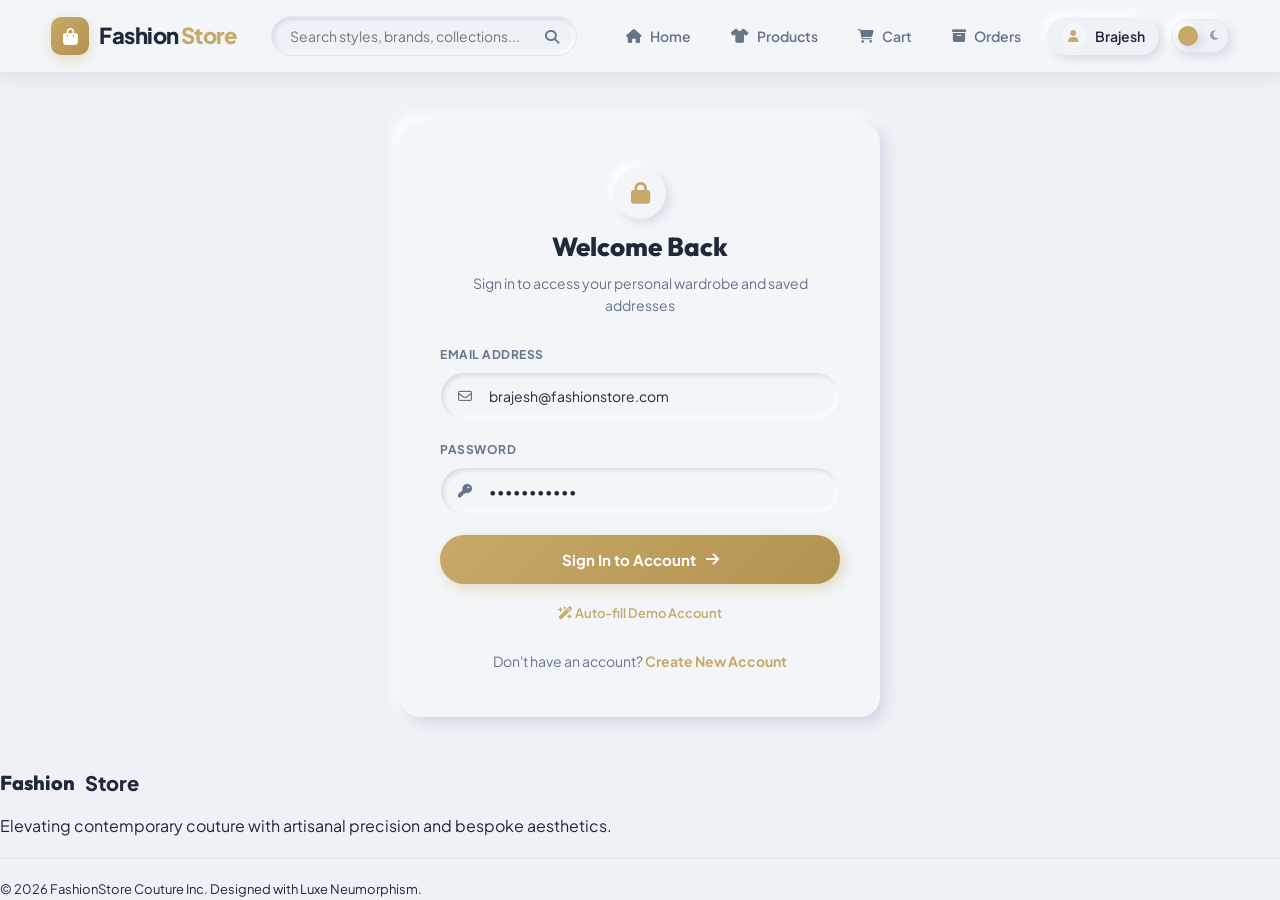
<file: login.html>
<!DOCTYPE html>
<html lang="en">
<head>
    <meta charset="UTF-8">
    <meta name="viewport" content="width=device-width, initial-scale=1.0">
    <title>Sign In | FashionStore</title>
    <link rel="stylesheet" href="assets/css/style.css?v=5">
    <link rel="stylesheet" href="assets/css/auth.css?v=4">
    <link rel="stylesheet" href="https://cdnjs.cloudflare.com/ajax/libs/font-awesome/6.4.0/css/all.min.css">
</head>
<body>

<!-- NAVBAR -->
<header class="header-wrapper">
    <nav class="navbar">
        <div class="logo">
            <a href="index.html">
                <span class="logo-icon"><i class="fa-solid fa-bag-shopping"></i></span>
                <span class="logo-text">Fashion<span class="logo-accent">Store</span></span>
            </a>
        </div>

        <div class="search-bar">
            <form action="products.html" method="get" class="search-form">
                <input type="text" name="keyword" placeholder="Search styles, brands, collections...">
                <button type="submit" class="search-btn" aria-label="Search">
                    <i class="fa-solid fa-magnifying-glass"></i>
                </button>
            </form>
        </div>

        <button class="mobile-toggle-btn" id="mobileMenuBtn" aria-label="Toggle Navigation Menu">
            <i class="fa-solid fa-bars"></i>
        </button>

        <ul class="nav-links" id="navLinks">
            <li><a href="index.html" class="nav-link"><i class="fa-solid fa-house"></i> Home</a></li>
            <li><a href="products.html" class="nav-link"><i class="fa-solid fa-shirt"></i> Products</a></li>
            <li>
                <a href="cart.html" class="nav-link cart-link">
                    <i class="fa-solid fa-cart-shopping"></i> Cart
                    <span class="cart-badge" style="display:none;">0</span>
                </a>
            </li>
            <li><a href="orders.html" class="nav-link"><i class="fa-solid fa-box-archive"></i> Orders</a></li>
            <li class="user-pill-item">
                <a href="profile.html" class="user-pill" title="My Profile">
                    <span class="user-avatar"><i class="fa-solid fa-user"></i></span>
                    <span class="user-name">Brajesh</span>
                </a>
            </li>
            <li class="theme-toggle-item">
                <button id="themeToggleBtn" class="theme-toggle-btn" type="button" aria-label="Toggle Dark Mode" title="Toggle Dark/Light Mode">
                    <span class="toggle-track">
                        <i class="fa-solid fa-sun icon-sun"></i>
                        <i class="fa-solid fa-moon icon-moon"></i>
                        <span class="toggle-thumb"></span>
                    </span>
                </button>
            </li>
        </ul>
    </nav>
</header>

<div class="container auth-container">
    <div class="auth-card">
        <div class="auth-brand-logo">
            <div class="auth-brand-icon">
                <i class="fa-solid fa-lock"></i>
            </div>
            <h2>Welcome Back</h2>
            <p class="auth-subtitle">Sign in to access your personal wardrobe and saved addresses</p>
        </div>

        <div id="authAlert" style="display:none;" class="auth-error-banner"></div>

        <form id="loginForm" onsubmit="handleLogin(event)">
            <div class="auth-input-group">
                <label>Email Address</label>
                <div class="input-with-icon">
                    <i class="fa-regular fa-envelope"></i>
                    <input type="email" id="loginEmail" value="brajesh@fashionstore.com" placeholder="name@example.com" required autocomplete="email">
                </div>
            </div>

            <div class="auth-input-group">
                <label>Password</label>
                <div class="input-with-icon">
                    <i class="fa-solid fa-key"></i>
                    <input type="password" id="loginPassword" value="password123" placeholder="Enter password" required autocomplete="current-password">
                </div>
            </div>

            <button type="submit" class="auth-submit-btn">
                <span>Sign In to Account</span>
                <i class="fa-solid fa-arrow-right"></i>
            </button>
        </form>

        <div style="margin-top: 15px; text-align: center;">
            <button type="button" onclick="fillDemoUser()" style="background: none; border: none; color: var(--color-accent, #c8a96a); font-size: 13px; font-weight: 600; cursor: pointer;">
                <i class="fa-solid fa-wand-magic-sparkles"></i> Auto-fill Demo Account
            </button>
        </div>

        <div class="auth-footer-nav">
            Don't have an account? <a href="register.html">Create New Account</a>
        </div>
    </div>
</div>

<!-- FOOTER -->
<footer class="footer-wrapper">
    <div class="footer-content">
        <div class="footer-brand">
            <div class="footer-logo">Fashion<span>Store</span></div>
            <p>Elevating contemporary couture with artisanal precision and bespoke aesthetics.</p>
        </div>
        <div class="footer-bottom" style="margin-top:20px; font-size:13px; color:var(--color-text-muted);">
            &copy; 2026 FashionStore Couture Inc. Designed with Luxe Neumorphism.
        </div>
    </div>
</footer>

<script src="assets/js/data.js"></script>
<script src="assets/js/app.js"></script>
<script>
function fillDemoUser() {
    document.getElementById('loginEmail').value = 'brajesh@fashionstore.com';
    document.getElementById('loginPassword').value = 'password123';
    App.showToast('Demo credentials autofilled!');
}

function handleLogin(e) {
    e.preventDefault();
    const email = document.getElementById('loginEmail').value.trim();
    if (!email) return;

    let user = App.getUser();
    user.email = email;
    if (!user.fullName || user.fullName === 'Guest User') {
        user.fullName = email.split('@')[0];
    }
    App.saveUser(user);
    App.showToast('Signed in successfully! Redirecting...');
    setTimeout(() => {
        window.location.href = 'index.html';
    }, 800);
}
</script>

</body>
</html>
</file>
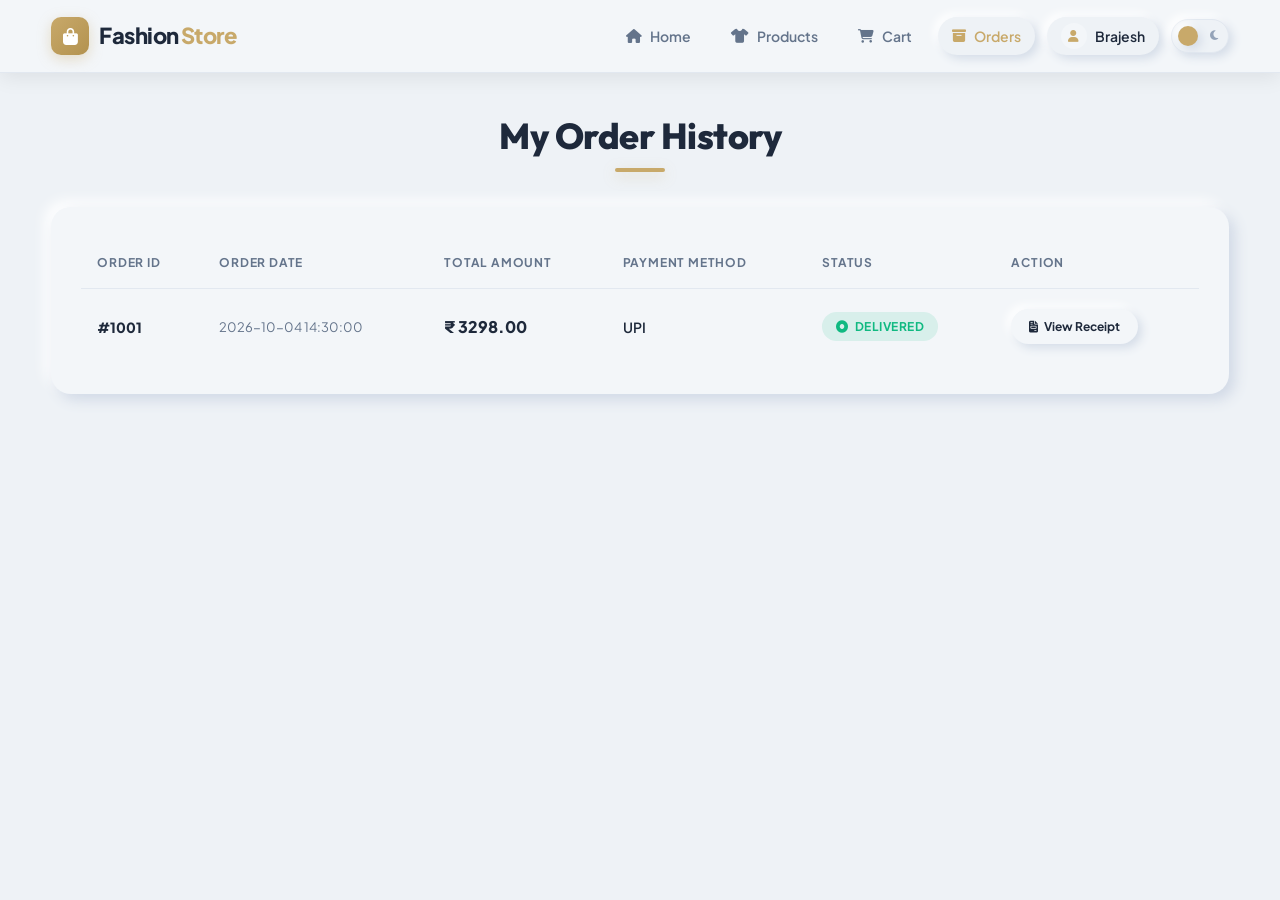
<file: orders.html>
<!DOCTYPE html>
<html lang="en">
<head>
    <meta charset="UTF-8">
    <meta name="viewport" content="width=device-width, initial-scale=1.0">
    <title>My Orders | FashionStore</title>
    <link rel="stylesheet" href="assets/css/style.css?v=5">
    <link rel="stylesheet" href="assets/css/orders.css?v=4">
    <link rel="stylesheet" href="https://cdnjs.cloudflare.com/ajax/libs/font-awesome/6.4.0/css/all.min.css">
</head>
<body>

<!-- NAVBAR -->
<header class="header-wrapper">
    <nav class="navbar">
        <div class="logo">
            <a href="index.html">
                <span class="logo-icon"><i class="fa-solid fa-bag-shopping"></i></span>
                <span class="logo-text">Fashion<span class="logo-accent">Store</span></span>
            </a>
        </div>
        <ul class="nav-links" id="navLinks">
            <li><a href="index.html" class="nav-link"><i class="fa-solid fa-house"></i> Home</a></li>
            <li><a href="products.html" class="nav-link"><i class="fa-solid fa-shirt"></i> Products</a></li>
            <li><a href="cart.html" class="nav-link cart-link"><i class="fa-solid fa-cart-shopping"></i> Cart</a></li>
            <li><a href="orders.html" class="nav-link active"><i class="fa-solid fa-box-archive"></i> Orders</a></li>
            <li class="user-pill-item">
                <a href="profile.html" class="user-pill" title="My Profile">
                    <span class="user-avatar"><i class="fa-solid fa-user"></i></span>
                    <span class="user-name">Brajesh</span>
                </a>
            </li>
            <li class="theme-toggle-item">
                <button id="themeToggleBtn" class="theme-toggle-btn" type="button" aria-label="Toggle Dark Mode" title="Toggle Dark/Light Mode">
                    <span class="toggle-track">
                        <i class="fa-solid fa-sun icon-sun"></i>
                        <i class="fa-solid fa-moon icon-moon"></i>
                        <span class="toggle-thumb"></span>
                    </span>
                </button>
            </li>
        </ul>
    </nav>
</header>

<div class="container">
    <h1 class="page-title">My Order History</h1>
    <div id="ordersContentArea"></div>
</div>

<script src="assets/js/data.js"></script>
<script src="assets/js/app.js"></script>
<script>
document.addEventListener('DOMContentLoaded', () => {
    const area = document.getElementById('ordersContentArea');
    const orders = App.getOrders();

    if (!orders || orders.length === 0) {
        area.innerHTML = `
            <div class="empty-orders-card">
                <i class="fa-solid fa-box-open"></i>
                <h3>No Orders Placed Yet</h3>
                <p>You haven't placed any orders yet. Discover our curated collections and place your first order today!</p>
                <a href="products.html" class="btn btn-primary">
                    <i class="fa-solid fa-bag-shopping"></i> Start Shopping
                </a>
            </div>
        `;
        return;
    }

    area.innerHTML = `
        <div class="orders-container-card">
            <table class="orders-table">
                <thead>
                    <tr>
                        <th>Order ID</th>
                        <th>Order Date</th>
                        <th>Total Amount</th>
                        <th>Payment Method</th>
                        <th>Status</th>
                        <th>Action</th>
                    </tr>
                </thead>
                <tbody>
                    ${orders.map(o => `
                        <tr>
                            <td><span class="order-id-tag">#${o.orderId}</span></td>
                            <td><span class="order-date-text">${o.orderDate}</span></td>
                            <td><span class="order-amount-text">₹ ${Number(o.totalAmount).toFixed(2)}</span></td>
                            <td><span style="font-weight:600;">${o.paymentMethod}</span></td>
                            <td>
                                <span class="status-pill ${o.status === 'Pending' ? 'pending' : ''}">
                                    <i class="fa-solid fa-circle-dot"></i> ${o.status}
                                </span>
                            </td>
                            <td>
                                <a href="order-success.html?orderId=${o.orderId}" class="order-action-btn">
                                    <i class="fa-solid fa-file-invoice"></i> View Receipt
                                </a>
                            </td>
                        </tr>
                    `).join('')}
                </tbody>
            </table>
        </div>
    `;
});
</script>

</body>
</html>
</file>
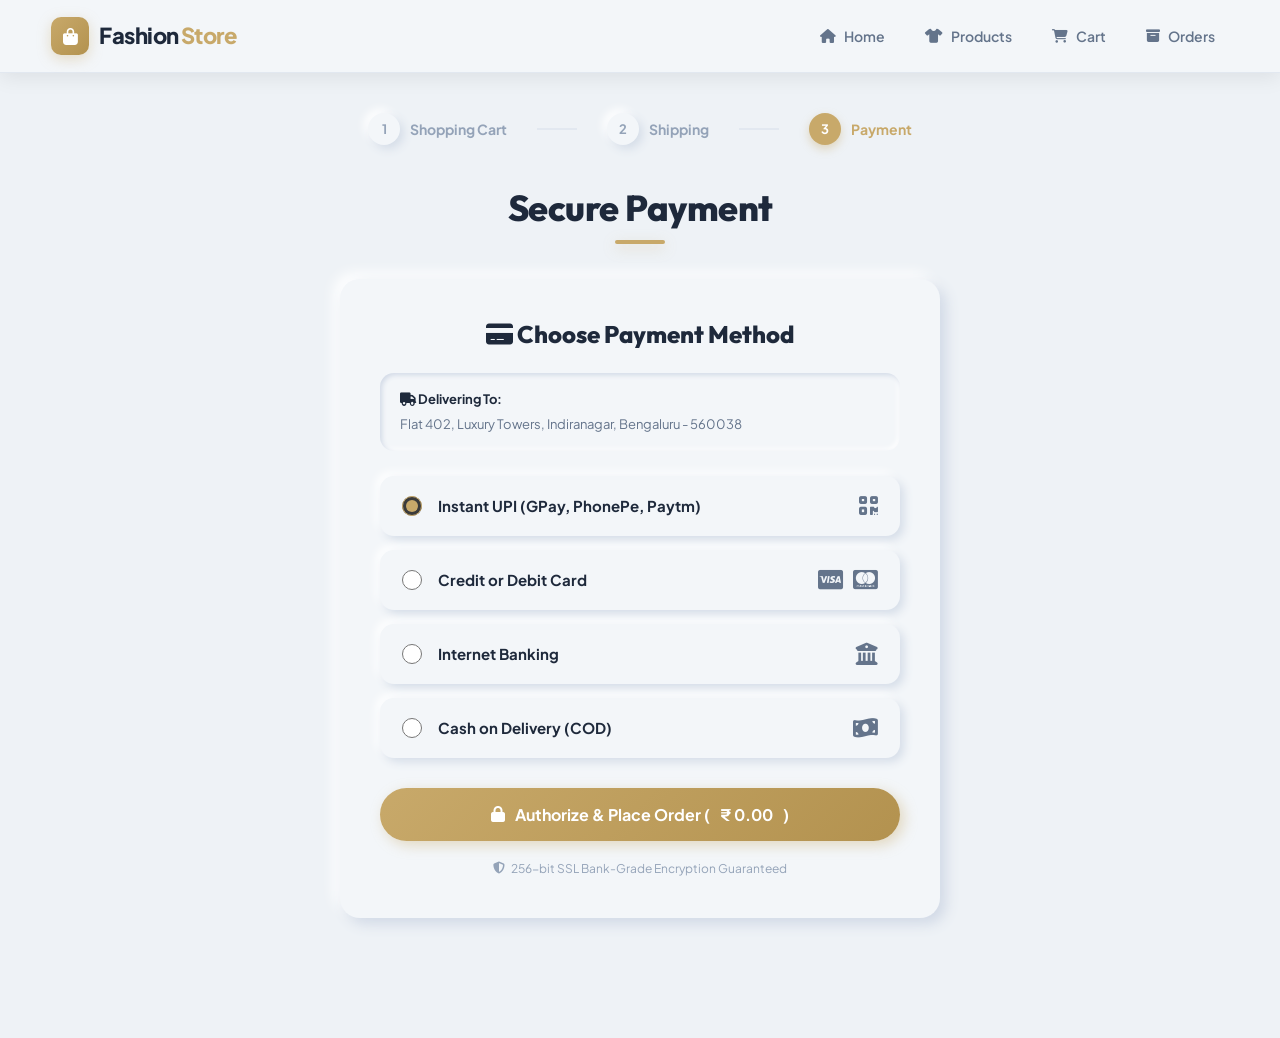
<file: payment.html>
<!DOCTYPE html>
<html lang="en">
<head>
    <meta charset="UTF-8">
    <meta name="viewport" content="width=device-width, initial-scale=1.0">
    <title>Select Payment Method | FashionStore</title>
    <link rel="stylesheet" href="assets/css/style.css?v=5">
    <link rel="stylesheet" href="assets/css/cart.css?v=4">
    <link rel="stylesheet" href="assets/css/payment.css?v=4">
    <link rel="stylesheet" href="https://cdnjs.cloudflare.com/ajax/libs/font-awesome/6.4.0/css/all.min.css">
</head>
<body>

<!-- NAVBAR -->
<header class="header-wrapper">
    <nav class="navbar">
        <div class="logo">
            <a href="index.html">
                <span class="logo-icon"><i class="fa-solid fa-bag-shopping"></i></span>
                <span class="logo-text">Fashion<span class="logo-accent">Store</span></span>
            </a>
        </div>
        <ul class="nav-links" id="navLinks">
            <li><a href="index.html" class="nav-link"><i class="fa-solid fa-house"></i> Home</a></li>
            <li><a href="products.html" class="nav-link"><i class="fa-solid fa-shirt"></i> Products</a></li>
            <li><a href="cart.html" class="nav-link cart-link"><i class="fa-solid fa-cart-shopping"></i> Cart</a></li>
            <li><a href="orders.html" class="nav-link"><i class="fa-solid fa-box-archive"></i> Orders</a></li>
        </ul>
    </nav>
</header>

<div class="container">
    <div class="checkout-steps">
        <div class="step-item">
            <span class="step-num">1</span>
            <span>Shopping Cart</span>
        </div>
        <div class="step-line"></div>
        <div class="step-item">
            <span class="step-num">2</span>
            <span>Shipping</span>
        </div>
        <div class="step-line"></div>
        <div class="step-item active">
            <span class="step-num">3</span>
            <span>Payment</span>
        </div>
    </div>

    <h1 class="page-title">Secure Payment</h1>

    <div class="payment-card">
        <h3><i class="fa-solid fa-credit-card"></i> Choose Payment Method</h3>

        <div class="shipping-recap">
            <strong><i class="fa-solid fa-truck"></i> Delivering To:</strong>
            <span id="recapAddress">Loading address...</span>
        </div>

        <form onsubmit="handlePlaceOrder(event)">
            <div class="payment-options-list">
                <label class="payment-choice" for="pay_upi">
                    <input type="radio" id="pay_upi" name="paymentMethod" value="UPI" checked>
                    <div class="payment-choice-info">
                        <span class="payment-title">Instant UPI (GPay, PhonePe, Paytm)</span>
                        <div class="payment-icons"><i class="fa-solid fa-qrcode"></i></div>
                    </div>
                </label>

                <label class="payment-choice" for="pay_card">
                    <input type="radio" id="pay_card" name="paymentMethod" value="Card">
                    <div class="payment-choice-info">
                        <span class="payment-title">Credit or Debit Card</span>
                        <div class="payment-icons">
                            <i class="fa-brands fa-cc-visa"></i>
                            <i class="fa-brands fa-cc-mastercard"></i>
                        </div>
                    </div>
                </label>

                <label class="payment-choice" for="pay_nb">
                    <input type="radio" id="pay_nb" name="paymentMethod" value="Net Banking">
                    <div class="payment-choice-info">
                        <span class="payment-title">Internet Banking</span>
                        <div class="payment-icons"><i class="fa-solid fa-building-columns"></i></div>
                    </div>
                </label>

                <label class="payment-choice" for="pay_cod">
                    <input type="radio" id="pay_cod" name="paymentMethod" value="Cash On Delivery">
                    <div class="payment-choice-info">
                        <span class="payment-title">Cash on Delivery (COD)</span>
                        <div class="payment-icons"><i class="fa-solid fa-money-bill-wave"></i></div>
                    </div>
                </label>
            </div>

            <button type="submit" class="pay-btn">
                <i class="fa-solid fa-lock"></i> Authorize & Place Order (<span id="payTotalAmount">₹ 0.00</span>)
            </button>

            <div class="security-note">
                <i class="fa-solid fa-shield-halved"></i> 256-bit SSL Bank-Grade Encryption Guaranteed
            </div>
        </form>
    </div>
</div>

<script src="assets/js/data.js"></script>
<script src="assets/js/app.js"></script>
<script>
document.addEventListener('DOMContentLoaded', () => {
    const addr = sessionStorage.getItem('fs_shipping_address') || "Flat 402, Luxury Towers, Indiranagar, Bengaluru - 560038";
    document.getElementById('recapAddress').textContent = addr;

    const total = App.getCartTotal();
    document.getElementById('payTotalAmount').textContent = `₹ ${total.toFixed(2)}`;
});

function handlePlaceOrder(e) {
    e.preventDefault();
    const cart = App.getCart();
    if (!cart || cart.length === 0) {
        window.location.href = 'cart.html';
        return;
    }

    const paymentMethod = document.querySelector('input[name="paymentMethod"]:checked').value;
    const address = sessionStorage.getItem('fs_shipping_address') || "Registered Customer Address";
    const orderId = Math.floor(1000 + Math.random() * 9000);
    const now = new Date();
    const dateStr = now.toISOString().slice(0, 19).replace('T', ' ');

    const newOrder = {
        orderId: orderId,
        orderDate: dateStr,
        totalAmount: App.getCartTotal(),
        shippingAddress: address,
        paymentMethod: paymentMethod,
        status: "Confirmed",
        items: cart.map(i => ({
            name: i.name,
            brand: i.brand,
            size: i.size,
            price: i.price,
            quantity: i.quantity,
            imageUrl: i.imageUrl
        }))
    };

    App.saveOrder(newOrder);
    App.clearCart();

    window.location.href = `order-success.html?orderId=${orderId}`;
}
</script>

</body>
</html>
</file>
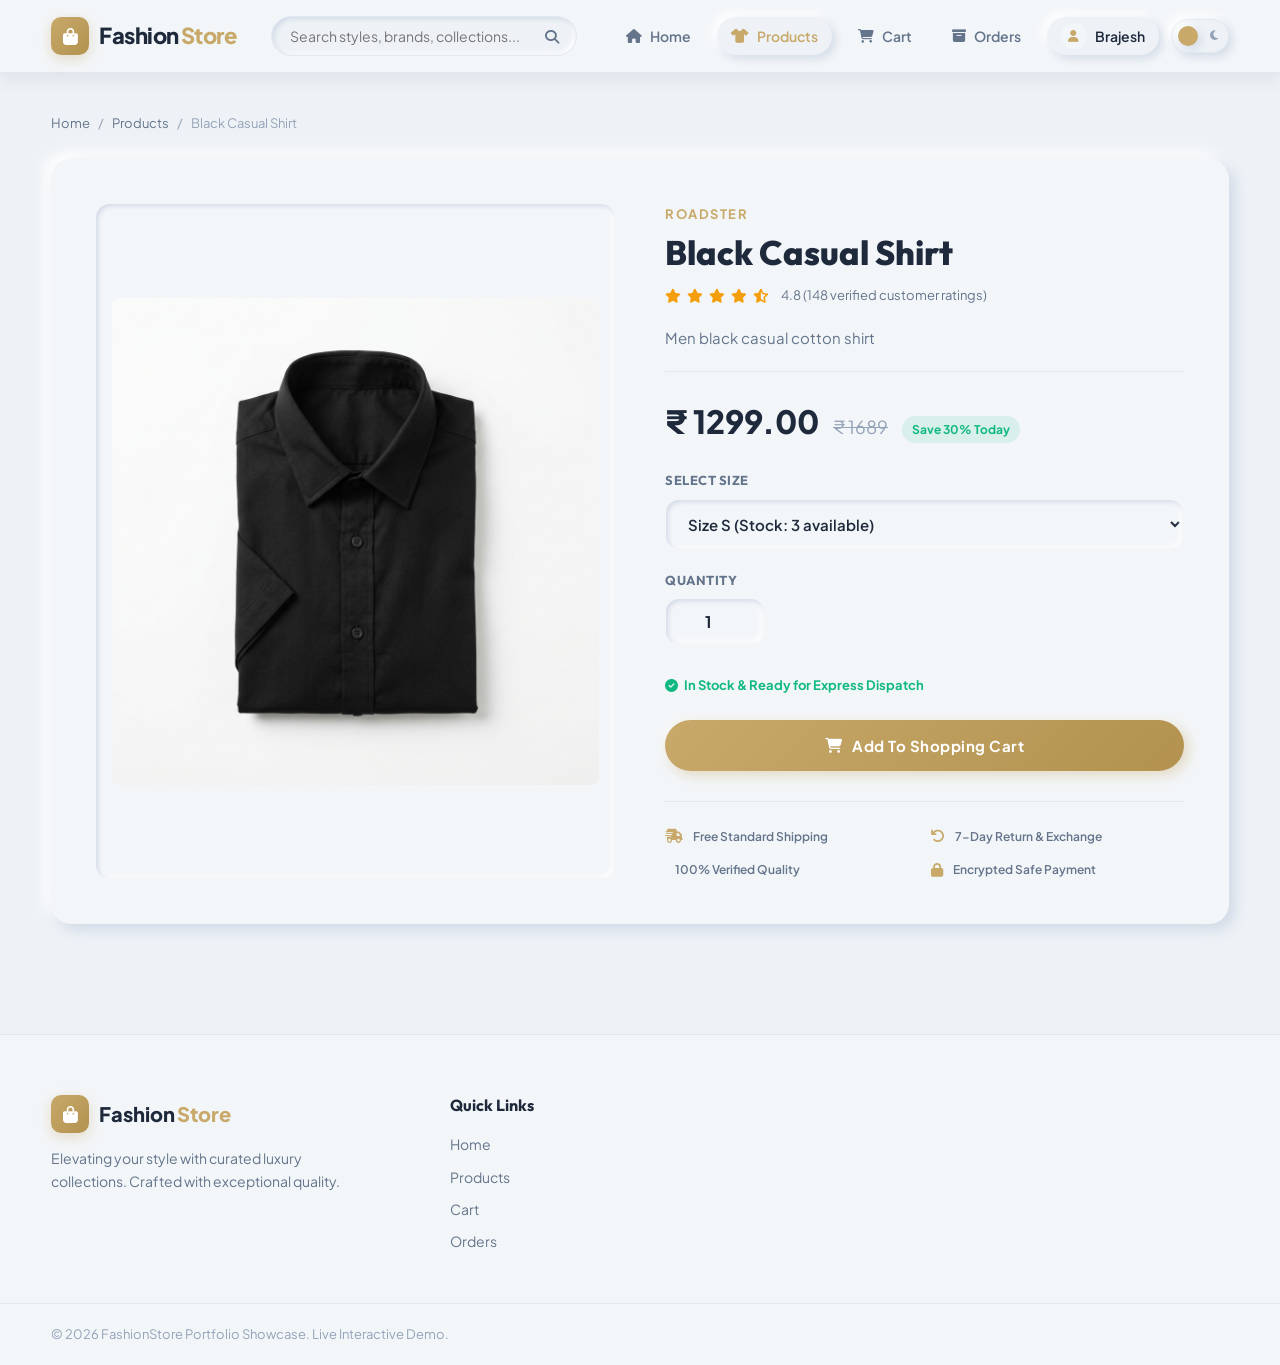
<file: product-details.html>
<!DOCTYPE html>
<html lang="en">
<head>
    <meta charset="UTF-8">
    <meta name="viewport" content="width=device-width, initial-scale=1.0">
    <title>Product Details | FashionStore</title>
    <link rel="stylesheet" href="assets/css/style.css?v=5">
    <link rel="stylesheet" href="assets/css/product-details.css?v=4">
    <link rel="stylesheet" href="https://cdnjs.cloudflare.com/ajax/libs/font-awesome/6.4.0/css/all.min.css">
</head>
<body>

<!-- NAVBAR -->
<header class="header-wrapper">
    <nav class="navbar">
        <div class="logo">
            <a href="index.html">
                <span class="logo-icon"><i class="fa-solid fa-bag-shopping"></i></span>
                <span class="logo-text">Fashion<span class="logo-accent">Store</span></span>
            </a>
        </div>

        <div class="search-bar">
            <form action="products.html" method="get" class="search-form">
                <input type="text" name="keyword" placeholder="Search styles, brands, collections...">
                <button type="submit" class="search-btn" aria-label="Search">
                    <i class="fa-solid fa-magnifying-glass"></i>
                </button>
            </form>
        </div>

        <button class="mobile-toggle-btn" id="mobileMenuBtn" aria-label="Toggle Navigation Menu">
            <i class="fa-solid fa-bars"></i>
        </button>

        <ul class="nav-links" id="navLinks">
            <li><a href="index.html" class="nav-link"><i class="fa-solid fa-house"></i> Home</a></li>
            <li><a href="products.html" class="nav-link active"><i class="fa-solid fa-shirt"></i> Products</a></li>
            <li>
                <a href="cart.html" class="nav-link cart-link">
                    <i class="fa-solid fa-cart-shopping"></i> Cart
                    <span class="cart-badge" style="display:none;">0</span>
                </a>
            </li>
            <li><a href="orders.html" class="nav-link"><i class="fa-solid fa-box-archive"></i> Orders</a></li>
            <li class="user-pill-item">
                <a href="profile.html" class="user-pill" title="My Profile">
                    <span class="user-avatar"><i class="fa-solid fa-user"></i></span>
                    <span class="user-name">Brajesh</span>
                </a>
            </li>
            <li class="theme-toggle-item">
                <button id="themeToggleBtn" class="theme-toggle-btn" type="button" aria-label="Toggle Dark Mode" title="Toggle Dark/Light Mode">
                    <span class="toggle-track">
                        <i class="fa-solid fa-sun icon-sun"></i>
                        <i class="fa-solid fa-moon icon-moon"></i>
                        <span class="toggle-thumb"></span>
                    </span>
                </button>
            </li>
        </ul>
    </nav>
</header>

<div class="container" id="detailsContainer">
    <!-- Rendered via JS -->
</div>

<!-- FOOTER -->
<footer class="footer">
    <div class="footer-container">
        <div class="footer-col brand-col">
            <div class="footer-logo">
                <span class="logo-icon"><i class="fa-solid fa-bag-shopping"></i></span>
                <span class="logo-text">Fashion<span class="logo-accent">Store</span></span>
            </div>
            <p class="brand-desc">Elevating your style with curated luxury collections. Crafted with exceptional quality.</p>
        </div>
        <div class="footer-col">
            <h4 class="col-title">Quick Links</h4>
            <ul class="footer-links">
                <li><a href="index.html">Home</a></li>
                <li><a href="products.html">Products</a></li>
                <li><a href="cart.html">Cart</a></li>
                <li><a href="orders.html">Orders</a></li>
            </ul>
        </div>
    </div>
    <div class="footer-bottom">
        <div class="footer-bottom-inner">
            <p>&copy; 2026 FashionStore Portfolio Showcase. Live Interactive Demo.</p>
        </div>
    </div>
</footer>

<script src="assets/js/data.js"></script>
<script src="assets/js/app.js"></script>
<script>
document.addEventListener('DOMContentLoaded', () => {
    const params = new URLSearchParams(window.location.search);
    const pid = Number(params.get('id')) || 1;
    const product = PRODUCTS.find(p => p.id === pid) || PRODUCTS[0];

    document.title = `${product.name} | FashionStore`;
    const originalPrice = Math.round(product.price * 1.3);

    const variantsHtml = (product.variants && product.variants.length > 0)
        ? product.variants.map(v => `<option value="${v.id}">Size ${v.size} (Stock: ${v.stock} available)</option>`).join('')
        : `<option value="1">Standard Size</option>`;

    const container = document.getElementById('detailsContainer');
    container.innerHTML = `
        <div class="breadcrumb">
            <a href="index.html">Home</a>
            <span>/</span>
            <a href="products.html">Products</a>
            <span>/</span>
            <span>${product.name}</span>
        </div>

        <div class="product-details-container">
            <div class="product-image-box">
                <img src="${product.imageUrl}" alt="${product.name}">
            </div>

            <div class="product-info-box">
                <span class="brand-label">${product.brand}</span>
                <h1>${product.name}</h1>

                <div class="product-rating-box">
                    <i class="fa-solid fa-star"></i>
                    <i class="fa-solid fa-star"></i>
                    <i class="fa-solid fa-star"></i>
                    <i class="fa-solid fa-star"></i>
                    <i class="fa-solid fa-star-half-stroke"></i>
                    <span>4.8 (148 verified customer ratings)</span>
                </div>

                <p class="product-desc">${product.description}</p>

                <div class="product-price-section">
                    <span class="current-price">₹ ${product.price.toFixed(2)}</span>
                    <span class="original-price">₹ ${originalPrice}</span>
                    <span class="discount-tag">Save 30% Today</span>
                </div>

                <form id="addToCartForm" onsubmit="handleAddToCart(event, ${product.id})">
                    <div class="variant-selection">
                        <h4>Select Size</h4>
                        <select id="variantSelect" class="variant-select" required>
                            ${variantsHtml}
                        </select>
                    </div>

                    <div class="quantity-selection">
                        <h4>Quantity</h4>
                        <div class="qty-input-wrap">
                            <input type="number" id="qtyInput" value="1" min="1" max="10" required>
                        </div>
                    </div>

                    <div class="stock-status">
                        <i class="fa-solid fa-circle-check"></i> In Stock & Ready for Express Dispatch
                    </div>

                    <button type="submit" class="cart-action-btn">
                        <i class="fa-solid fa-cart-shopping"></i> Add To Shopping Cart
                    </button>
                </form>

                <div class="product-guarantees">
                    <div class="guarantee-item">
                        <i class="fa-solid fa-truck-fast"></i>
                        <span>Free Standard Shipping</span>
                    </div>
                    <div class="guarantee-item">
                        <i class="fa-solid fa-arrow-rotate-left"></i>
                        <span>7-Day Return & Exchange</span>
                    </div>
                    <div class="guarantee-item">
                        <i class="fa-solid fa-shield-check"></i>
                        <span>100% Verified Quality</span>
                    </div>
                    <div class="guarantee-item">
                        <i class="fa-solid fa-lock"></i>
                        <span>Encrypted Safe Payment</span>
                    </div>
                </div>
            </div>
        </div>
    `;
});

function handleAddToCart(e, pid) {
    e.preventDefault();
    const variantId = document.getElementById('variantSelect').value;
    const qty = document.getElementById('qtyInput').value;
    App.addToCart(pid, variantId, qty);
}
</script>

</body>
</html>
</file>
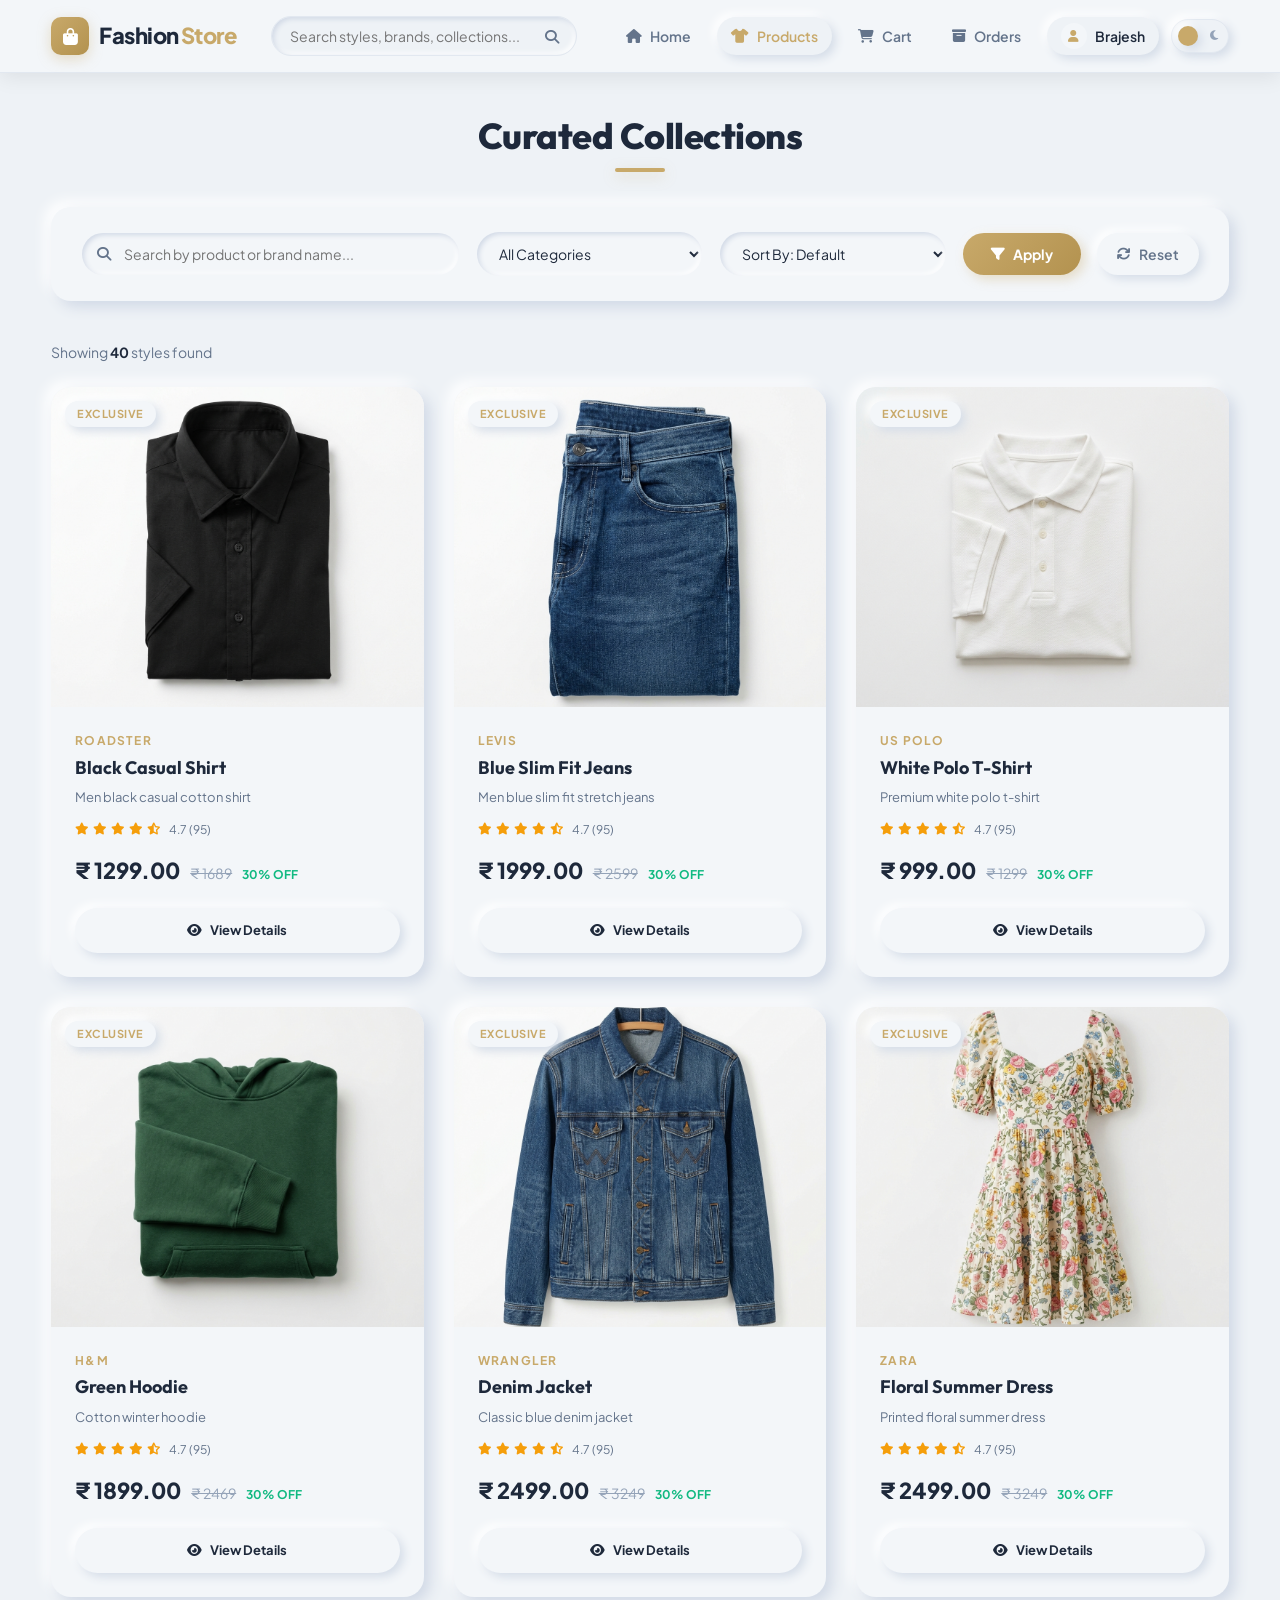
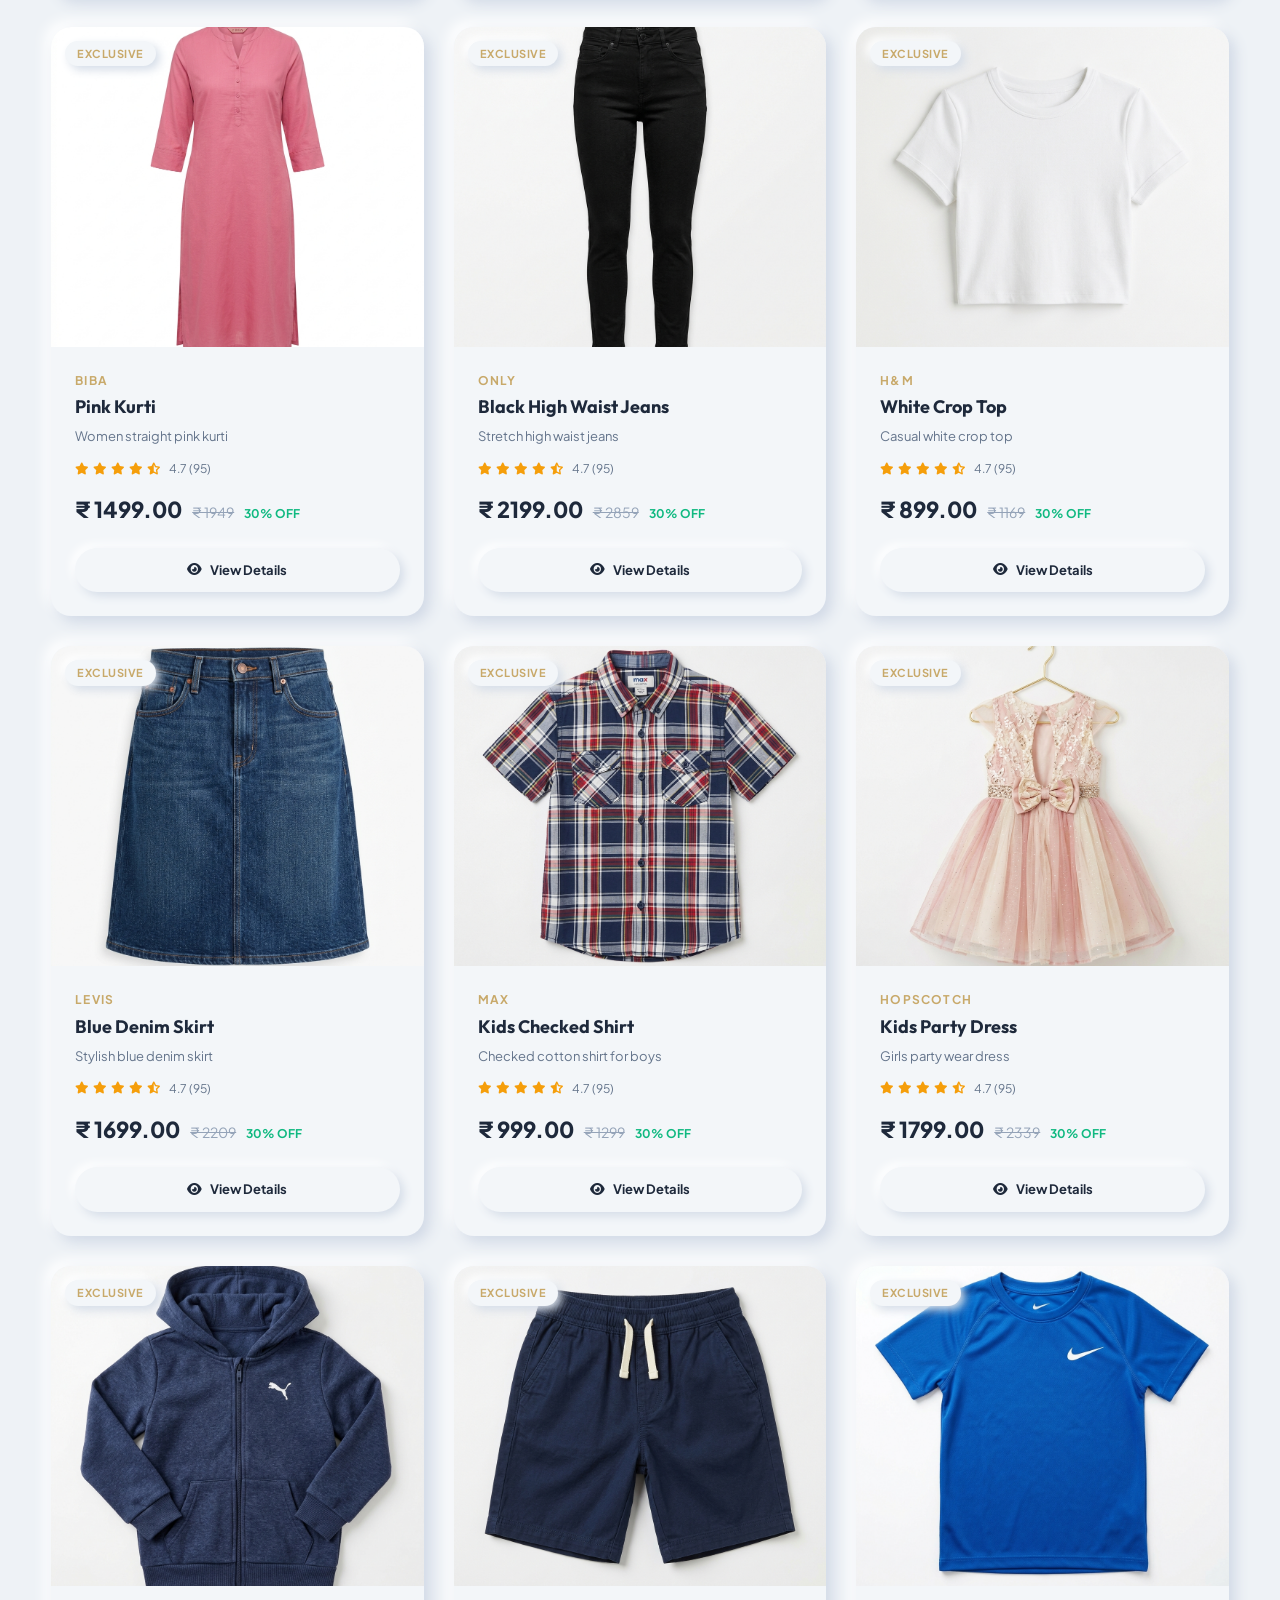
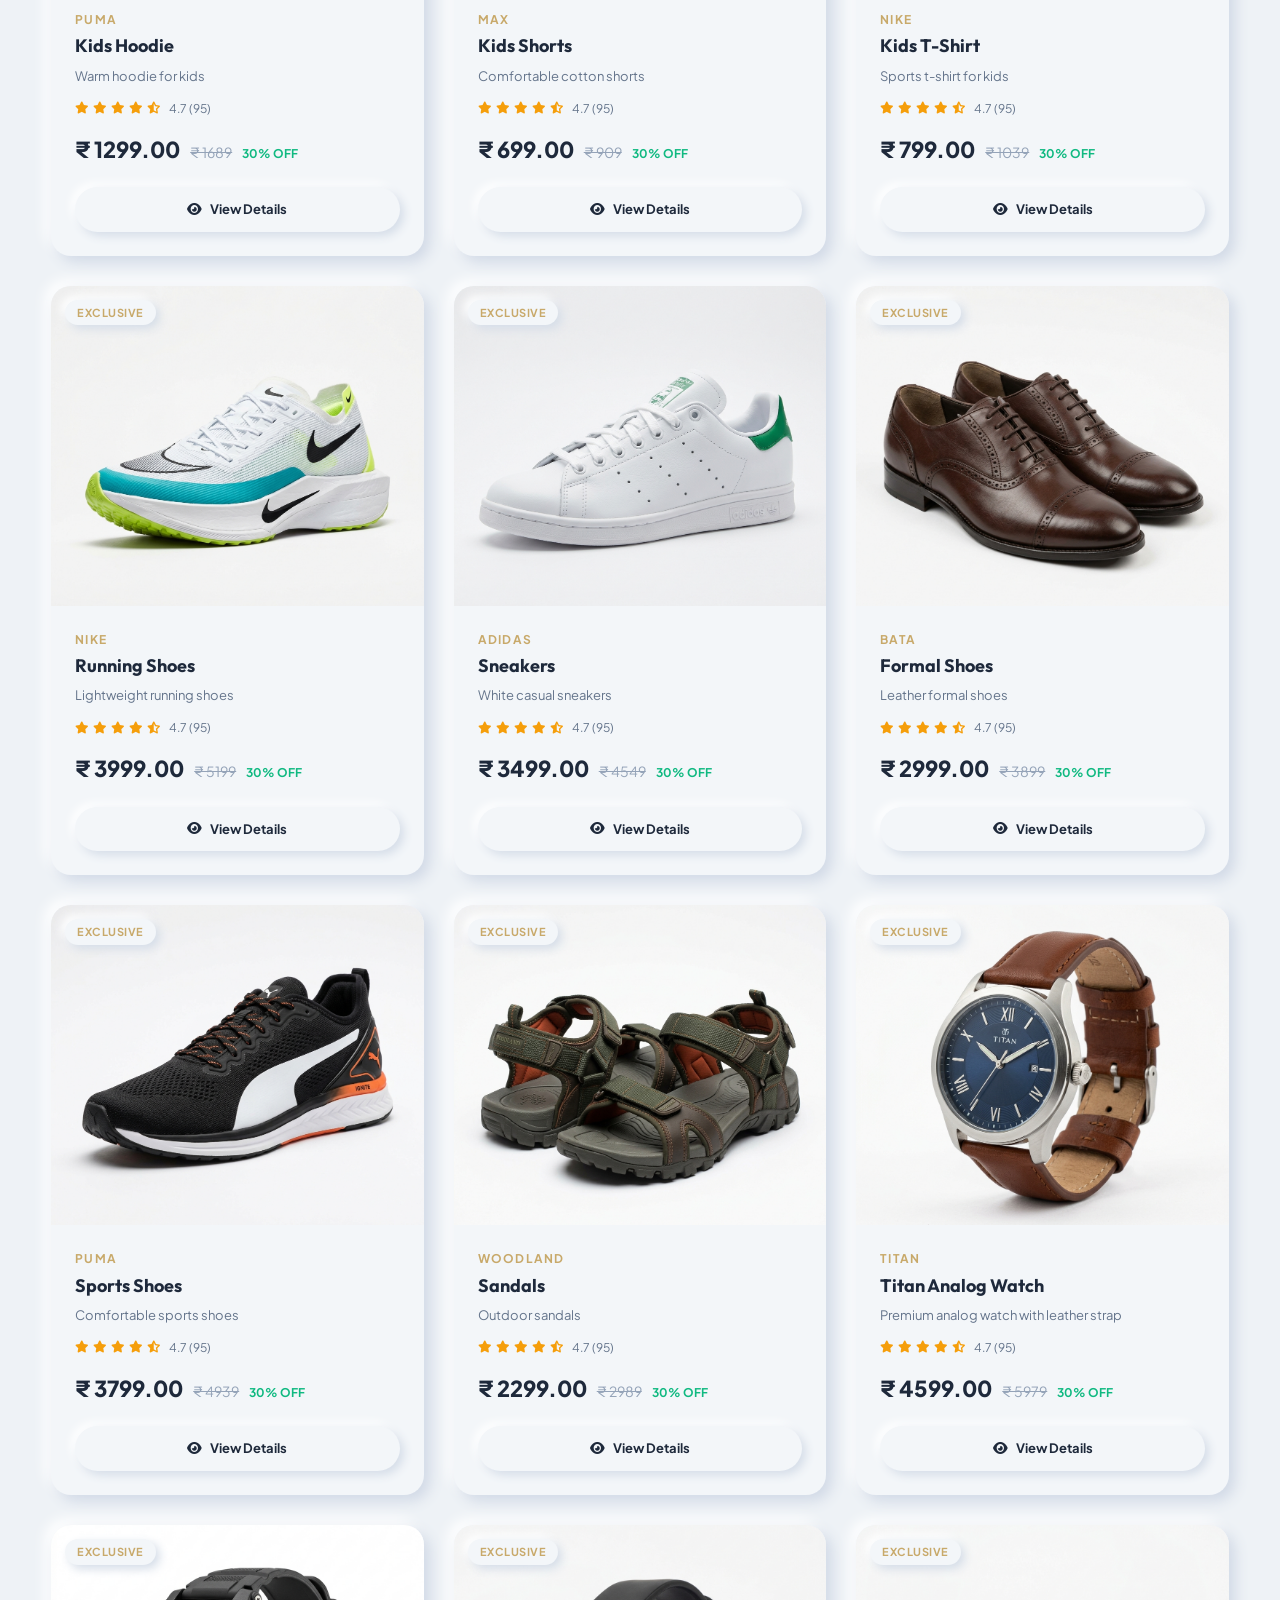
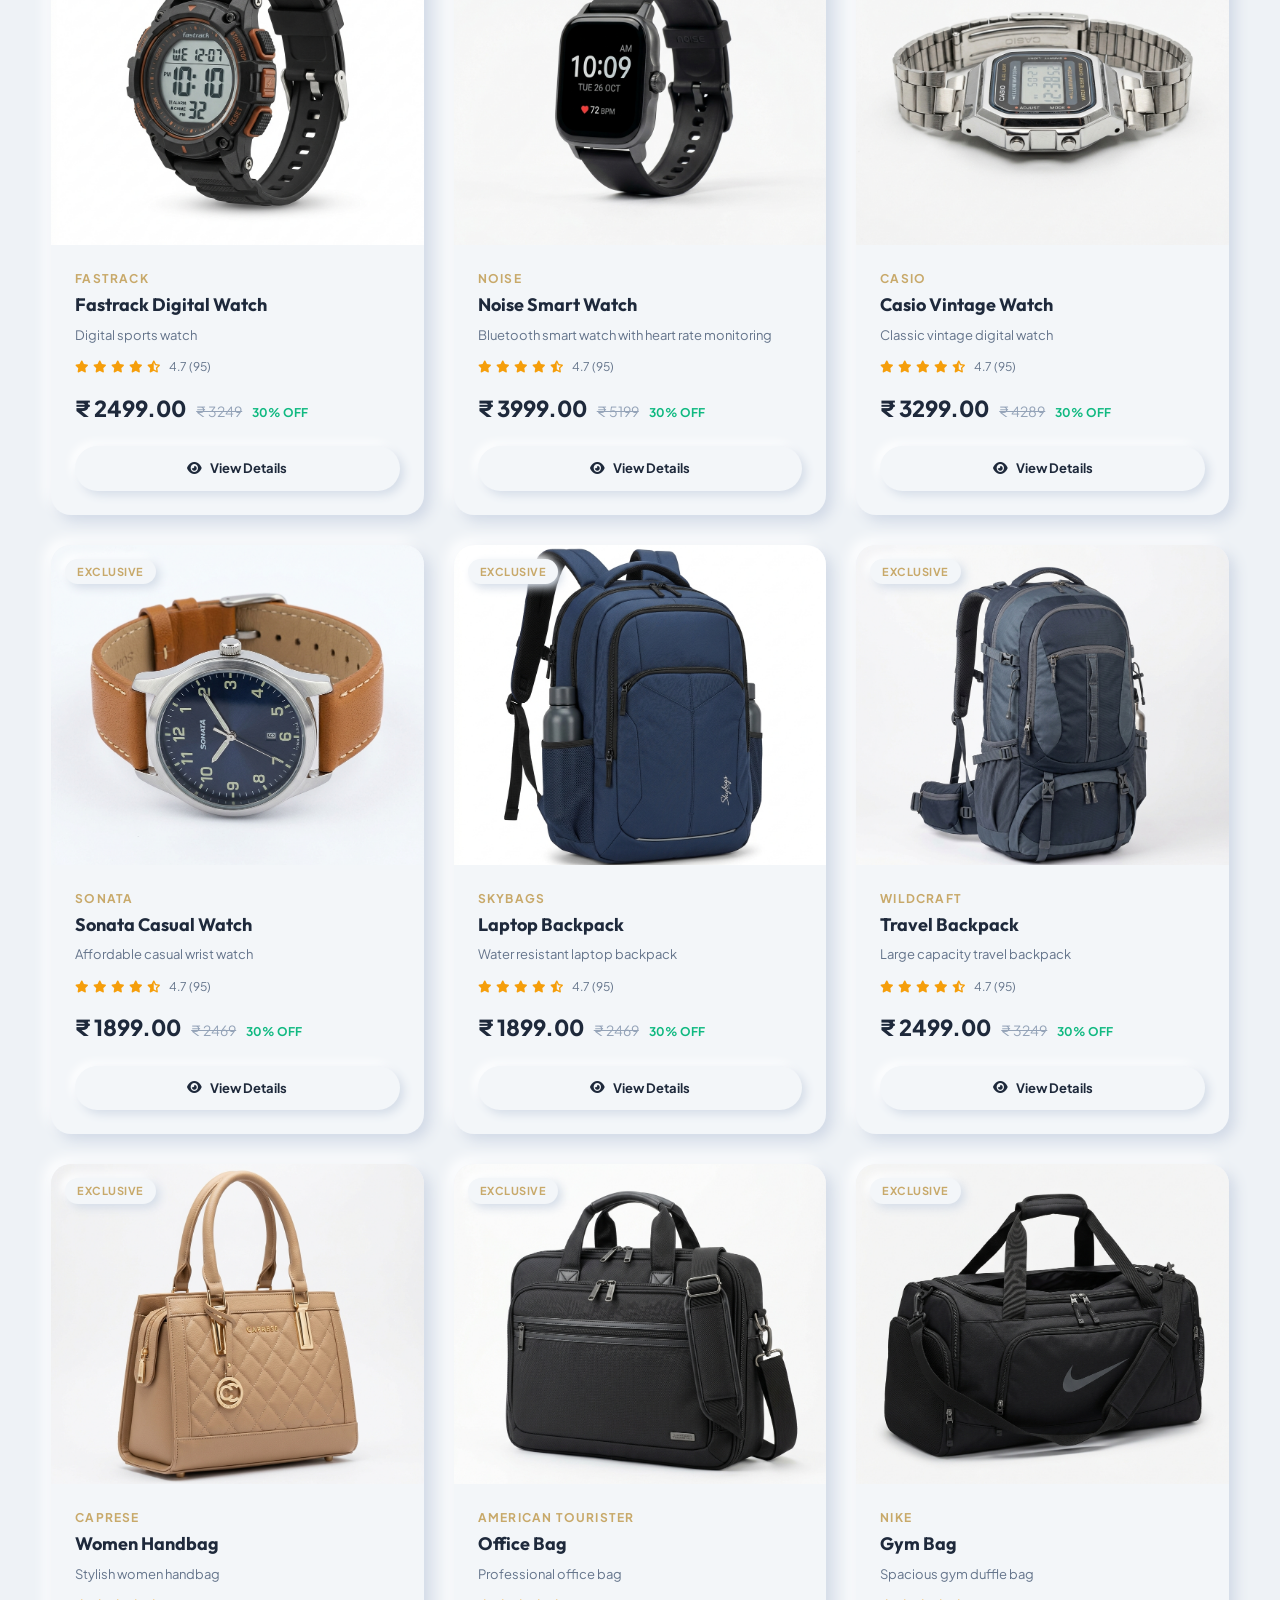
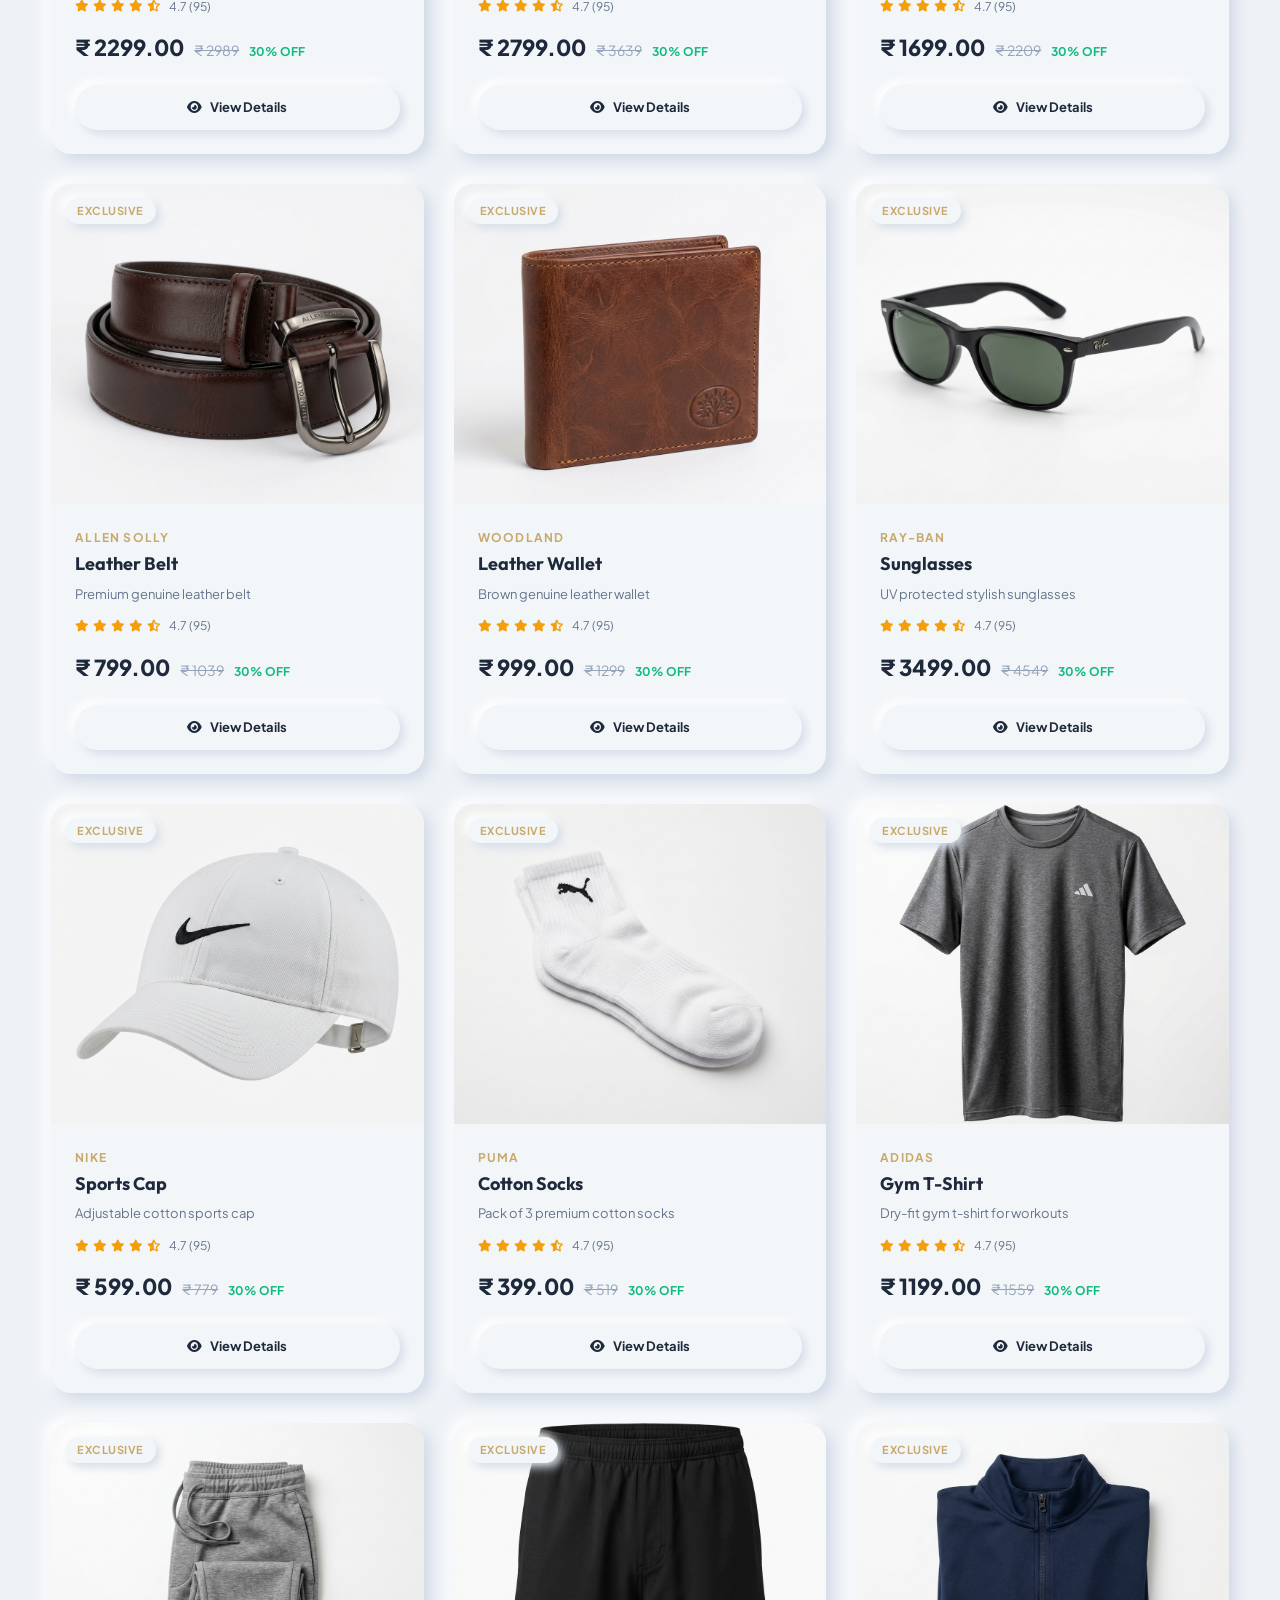
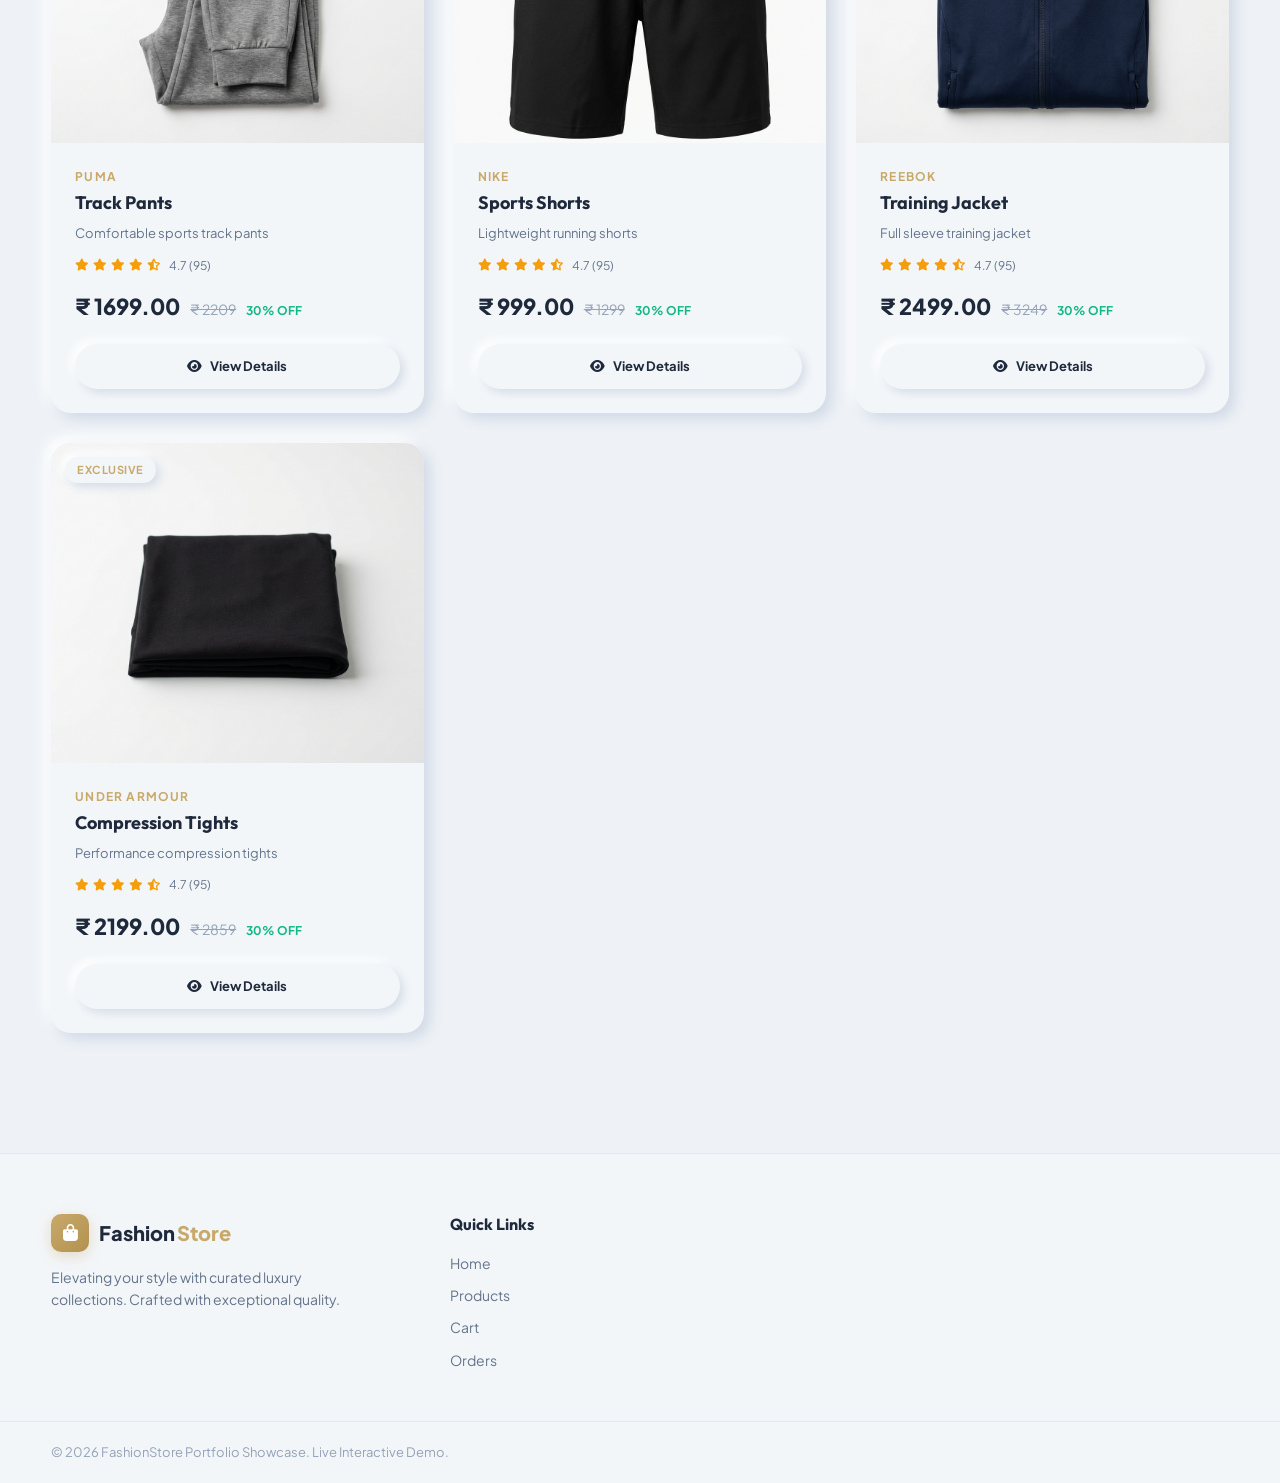
<file: products.html>
<!DOCTYPE html>
<html lang="en">
<head>
    <meta charset="UTF-8">
    <meta name="viewport" content="width=device-width, initial-scale=1.0">
    <title>Curated Collections | FashionStore</title>
    <link rel="stylesheet" href="assets/css/style.css?v=5">
    <link rel="stylesheet" href="assets/css/product.css?v=4">
    <link rel="stylesheet" href="https://cdnjs.cloudflare.com/ajax/libs/font-awesome/6.4.0/css/all.min.css">
</head>
<body>

<!-- NAVBAR -->
<header class="header-wrapper">
    <nav class="navbar">
        <div class="logo">
            <a href="index.html">
                <span class="logo-icon"><i class="fa-solid fa-bag-shopping"></i></span>
                <span class="logo-text">Fashion<span class="logo-accent">Store</span></span>
            </a>
        </div>

        <div class="search-bar">
            <form action="products.html" method="get" class="search-form">
                <input type="text" name="keyword" id="navKeyword" placeholder="Search styles, brands, collections...">
                <button type="submit" class="search-btn" aria-label="Search">
                    <i class="fa-solid fa-magnifying-glass"></i>
                </button>
            </form>
        </div>

        <button class="mobile-toggle-btn" id="mobileMenuBtn" aria-label="Toggle Navigation Menu">
            <i class="fa-solid fa-bars"></i>
        </button>

        <ul class="nav-links" id="navLinks">
            <li><a href="index.html" class="nav-link"><i class="fa-solid fa-house"></i> Home</a></li>
            <li><a href="products.html" class="nav-link active"><i class="fa-solid fa-shirt"></i> Products</a></li>
            <li>
                <a href="cart.html" class="nav-link cart-link">
                    <i class="fa-solid fa-cart-shopping"></i> Cart
                    <span class="cart-badge" style="display:none;">0</span>
                </a>
            </li>
            <li><a href="orders.html" class="nav-link"><i class="fa-solid fa-box-archive"></i> Orders</a></li>
            <li class="user-pill-item">
                <a href="profile.html" class="user-pill" title="My Profile">
                    <span class="user-avatar"><i class="fa-solid fa-user"></i></span>
                    <span class="user-name">Brajesh</span>
                </a>
            </li>
            <li class="theme-toggle-item">
                <button id="themeToggleBtn" class="theme-toggle-btn" type="button" aria-label="Toggle Dark Mode" title="Toggle Dark/Light Mode">
                    <span class="toggle-track">
                        <i class="fa-solid fa-sun icon-sun"></i>
                        <i class="fa-solid fa-moon icon-moon"></i>
                        <span class="toggle-thumb"></span>
                    </span>
                </button>
            </li>
        </ul>
    </nav>
</header>

<div class="container">
    <h1 class="page-title">Curated Collections</h1>

    <!-- FILTER SECTION -->
    <div class="filter-section">
        <form id="filterForm" class="filter-form" onsubmit="event.preventDefault(); applyFilters();">
            <div class="filter-input-wrap">
                <i class="fa-solid fa-magnifying-glass"></i>
                <input type="text" id="filterKeyword" placeholder="Search by product or brand name...">
            </div>

            <select id="filterCategory" class="filter-select" onchange="applyFilters()">
                <option value="">All Categories</option>
            </select>

            <select id="filterSort" class="filter-select" onchange="applyFilters()">
                <option value="">Sort By: Default</option>
                <option value="low">Price: Low to High</option>
                <option value="high">Price: High to Low</option>
                <option value="latest">Newest Additions</option>
            </select>

            <button type="submit" class="btn btn-primary filter-btn">
                <i class="fa-solid fa-filter"></i> Apply
            </button>

            <button type="button" class="btn filter-reset-btn" onclick="resetFilters()">
                <i class="fa-solid fa-arrows-rotate"></i> Reset
            </button>
        </form>
    </div>

    <!-- STATS -->
    <div class="catalog-stats">
        <span>Showing <strong id="productCount">40</strong> styles found</span>
        <span id="activeFilterBadge" style="display:none; color: var(--color-accent); font-weight:700;">Filter Active</span>
    </div>

    <!-- PRODUCT GRID -->
    <div class="product-grid" id="productsGrid">
        <!-- Rendered via JS -->
    </div>
</div>

<!-- FOOTER -->
<footer class="footer">
    <div class="footer-container">
        <div class="footer-col brand-col">
            <div class="footer-logo">
                <span class="logo-icon"><i class="fa-solid fa-bag-shopping"></i></span>
                <span class="logo-text">Fashion<span class="logo-accent">Store</span></span>
            </div>
            <p class="brand-desc">Elevating your style with curated luxury collections. Crafted with exceptional quality.</p>
        </div>
        <div class="footer-col">
            <h4 class="col-title">Quick Links</h4>
            <ul class="footer-links">
                <li><a href="index.html">Home</a></li>
                <li><a href="products.html">Products</a></li>
                <li><a href="cart.html">Cart</a></li>
                <li><a href="orders.html">Orders</a></li>
            </ul>
        </div>
    </div>
    <div class="footer-bottom">
        <div class="footer-bottom-inner">
            <p>&copy; 2026 FashionStore Portfolio Showcase. Live Interactive Demo.</p>
        </div>
    </div>
</footer>

<script src="assets/js/data.js"></script>
<script src="assets/js/app.js"></script>
<script>
function initFilterOptions() {
    const catSelect = document.getElementById('filterCategory');
    if (catSelect && typeof CATEGORIES !== 'undefined') {
        CATEGORIES.forEach(cat => {
            const opt = document.createElement('option');
            opt.value = cat.id;
            opt.textContent = cat.name;
            catSelect.appendChild(opt);
        });
    }

    // Read URL query params
    const params = new URLSearchParams(window.location.search);
    const catParam = params.get('category');
    const sortParam = params.get('sort');
    const kwParam = params.get('keyword');

    if (catParam) document.getElementById('filterCategory').value = catParam;
    if (sortParam) document.getElementById('filterSort').value = sortParam;
    if (kwParam) document.getElementById('filterKeyword').value = kwParam;

    applyFilters();
}

function applyFilters() {
    const kw = document.getElementById('filterKeyword').value.trim().toLowerCase();
    const cat = document.getElementById('filterCategory').value;
    const sort = document.getElementById('filterSort').value;

    let filtered = [...PRODUCTS];

    if (kw) {
        filtered = filtered.filter(p => p.name.toLowerCase().includes(kw) || p.brand.toLowerCase().includes(kw) || p.description.toLowerCase().includes(kw));
    }

    if (cat) {
        filtered = filtered.filter(p => p.categoryId === Number(cat));
    }

    if (sort === 'low') {
        filtered.sort((a, b) => a.price - b.price);
    } else if (sort === 'high') {
        filtered.sort((a, b) => b.price - a.price);
    } else if (sort === 'latest') {
        filtered.sort((a, b) => b.id - a.id);
    }

    renderProducts(filtered);
}

function resetFilters() {
    document.getElementById('filterKeyword').value = '';
    document.getElementById('filterCategory').value = '';
    document.getElementById('filterSort').value = '';
    renderProducts(PRODUCTS);
}

function renderProducts(list) {
    const grid = document.getElementById('productsGrid');
    const countEl = document.getElementById('productCount');
    countEl.textContent = list.length;

    if (!list || list.length === 0) {
        grid.innerHTML = `
            <div class="no-products">
                <i class="fa-regular fa-folder-open"></i>
                <h3>No Matching Products Found</h3>
                <p>We couldn't find any products matching your selected criteria. Try adjusting your search or filters.</p>
                <button onclick="resetFilters()" class="btn btn-primary">
                    <i class="fa-solid fa-bag-shopping"></i> Browse All Styles
                </button>
            </div>
        `;
        return;
    }

    grid.innerHTML = list.map(p => {
        const originalPrice = Math.round(p.price * 1.3);
        return `
            <div class="product-card">
                <div class="product-thumb-wrap">
                    <span class="product-tag">Exclusive</span>
                    <img src="${p.imageUrl}" alt="${p.name}" loading="lazy">
                </div>
                <div class="product-details">
                    <span class="brand">${p.brand}</span>
                    <h3 title="${p.name}">${p.name}</h3>
                    <p class="description">${p.description}</p>
                    <div class="product-rating">
                        <i class="fa-solid fa-star"></i>
                        <i class="fa-solid fa-star"></i>
                        <i class="fa-solid fa-star"></i>
                        <i class="fa-solid fa-star"></i>
                        <i class="fa-solid fa-star-half-stroke"></i>
                        <span>4.7 (95)</span>
                    </div>
                    <div class="price-container">
                        <span class="price">₹ ${p.price.toFixed(2)}</span>
                        <span class="mrp">₹ ${originalPrice}</span>
                        <span class="discount">30% OFF</span>
                    </div>
                    <a href="product-details.html?id=${p.id}" class="btn-view">
                        <i class="fa-solid fa-eye"></i> View Details
                    </a>
                </div>
            </div>
        `;
    }).join('');
}

document.addEventListener('DOMContentLoaded', initFilterOptions);
</script>

</body>
</html>
</file>
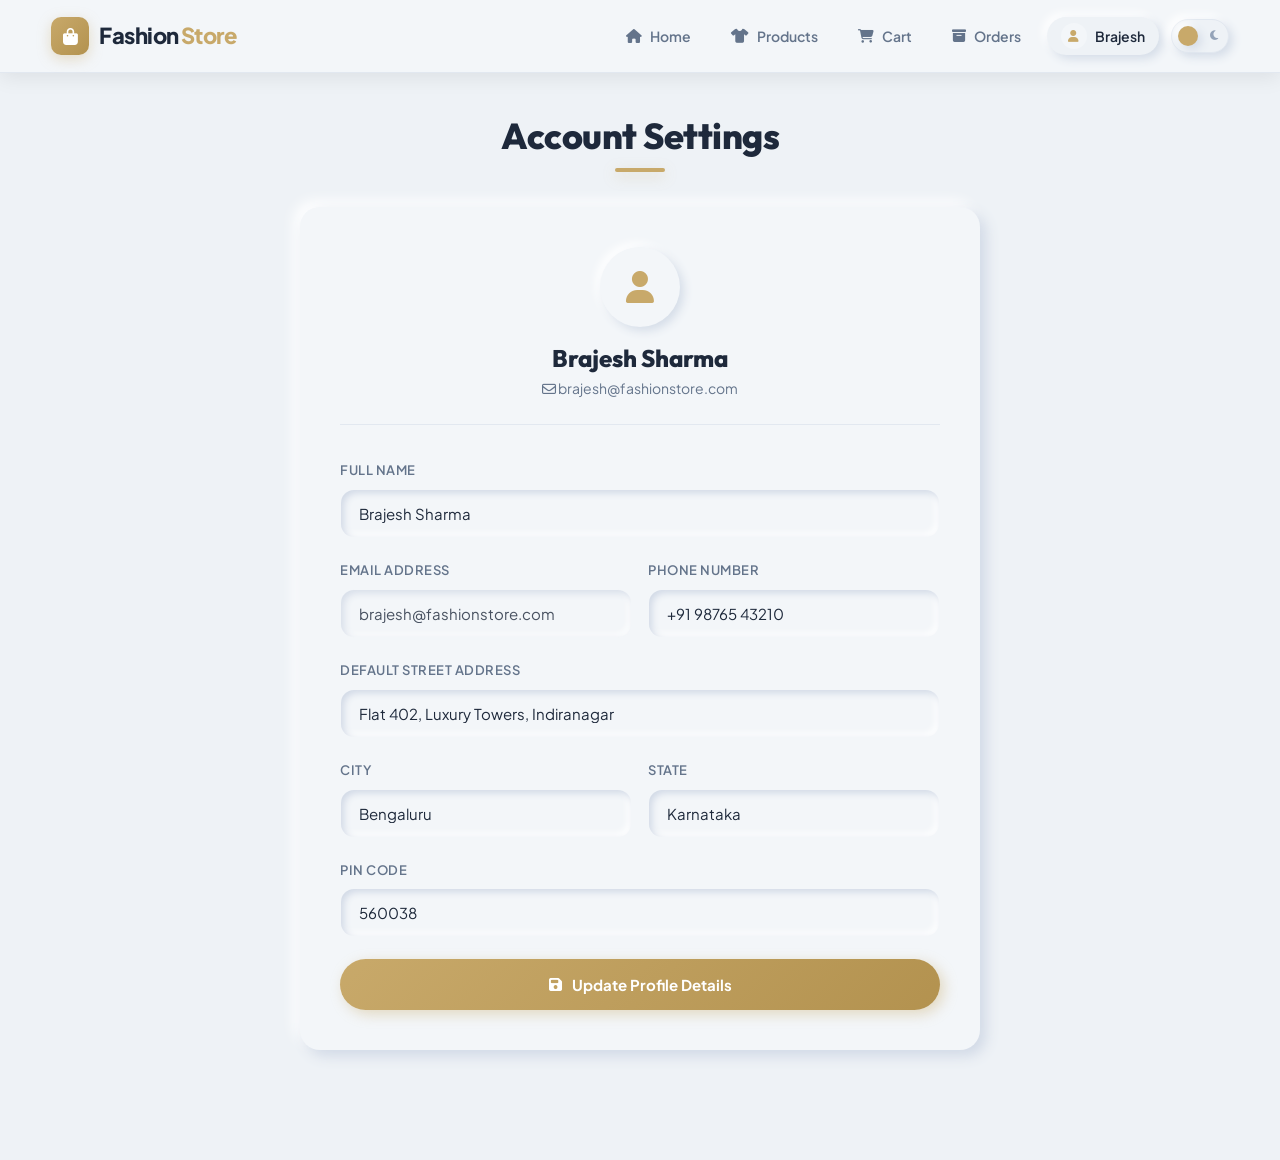
<file: profile.html>
<!DOCTYPE html>
<html lang="en">
<head>
    <meta charset="UTF-8">
    <meta name="viewport" content="width=device-width, initial-scale=1.0">
    <title>My Profile | FashionStore</title>
    <link rel="stylesheet" href="assets/css/style.css?v=5">
    <link rel="stylesheet" href="assets/css/profile.css?v=4">
    <link rel="stylesheet" href="https://cdnjs.cloudflare.com/ajax/libs/font-awesome/6.4.0/css/all.min.css">
</head>
<body>

<!-- NAVBAR -->
<header class="header-wrapper">
    <nav class="navbar">
        <div class="logo">
            <a href="index.html">
                <span class="logo-icon"><i class="fa-solid fa-bag-shopping"></i></span>
                <span class="logo-text">Fashion<span class="logo-accent">Store</span></span>
            </a>
        </div>
        <ul class="nav-links" id="navLinks">
            <li><a href="index.html" class="nav-link"><i class="fa-solid fa-house"></i> Home</a></li>
            <li><a href="products.html" class="nav-link"><i class="fa-solid fa-shirt"></i> Products</a></li>
            <li><a href="cart.html" class="nav-link cart-link"><i class="fa-solid fa-cart-shopping"></i> Cart</a></li>
            <li><a href="orders.html" class="nav-link"><i class="fa-solid fa-box-archive"></i> Orders</a></li>
            <li class="user-pill-item">
                <a href="profile.html" class="user-pill active" title="My Profile">
                    <span class="user-avatar"><i class="fa-solid fa-user"></i></span>
                    <span class="user-name">Brajesh</span>
                </a>
            </li>
            <li class="theme-toggle-item">
                <button id="themeToggleBtn" class="theme-toggle-btn" type="button" aria-label="Toggle Dark Mode" title="Toggle Dark/Light Mode">
                    <span class="toggle-track">
                        <i class="fa-solid fa-sun icon-sun"></i>
                        <i class="fa-solid fa-moon icon-moon"></i>
                        <span class="toggle-thumb"></span>
                    </span>
                </button>
            </li>
        </ul>
    </nav>
</header>

<div class="container">
    <h1 class="page-title">Account Settings</h1>

    <div class="profile-card">
        <div class="profile-header">
            <div class="profile-avatar-circle">
                <i class="fa-solid fa-user"></i>
            </div>
            <h3 id="profNameHeading">Brajesh Sharma</h3>
            <p id="profEmailHeading"><i class="fa-regular fa-envelope"></i> brajesh@fashionstore.com</p>
        </div>

        <form onsubmit="handleSaveProfile(event)">
            <div class="form-group">
                <label>Full Name</label>
                <input type="text" id="profName" required>
            </div>

            <div class="profile-grid-row">
                <div class="form-group">
                    <label>Email Address</label>
                    <input type="email" id="profEmail" readonly style="opacity:0.8; cursor:not-allowed;">
                </div>
                <div class="form-group">
                    <label>Phone Number</label>
                    <input type="text" id="profPhone" required>
                </div>
            </div>

            <div class="form-group">
                <label>Default Street Address</label>
                <input type="text" id="profAddress" placeholder="Flat, House no., Building, Street">
            </div>

            <div class="profile-grid-row">
                <div class="form-group">
                    <label>City</label>
                    <input type="text" id="profCity" placeholder="City">
                </div>
                <div class="form-group">
                    <label>State</label>
                    <input type="text" id="profState" placeholder="State">
                </div>
            </div>

            <div class="form-group">
                <label>PIN Code</label>
                <input type="text" id="profPin" placeholder="6-digit PIN code">
            </div>

            <button type="submit" class="save-profile-btn">
                <i class="fa-solid fa-floppy-disk"></i> Update Profile Details
            </button>
        </form>
    </div>
</div>

<script src="assets/js/data.js"></script>
<script src="assets/js/app.js"></script>
<script>
document.addEventListener('DOMContentLoaded', () => {
    const user = App.getUser();
    document.getElementById('profNameHeading').textContent = user.fullName;
    document.getElementById('profEmailHeading').innerHTML = `<i class="fa-regular fa-envelope"></i> ${user.email}`;

    document.getElementById('profName').value = user.fullName || '';
    document.getElementById('profEmail').value = user.email || '';
    document.getElementById('profPhone').value = user.phone || '';
    document.getElementById('profAddress').value = user.address || '';
    document.getElementById('profCity').value = user.city || '';
    document.getElementById('profState').value = user.state || '';
    document.getElementById('profPin').value = user.pincode || '';
});

function handleSaveProfile(e) {
    e.preventDefault();
    const updated = {
        fullName: document.getElementById('profName').value.trim(),
        email: document.getElementById('profEmail').value.trim(),
        phone: document.getElementById('profPhone').value.trim(),
        address: document.getElementById('profAddress').value.trim(),
        city: document.getElementById('profCity').value.trim(),
        state: document.getElementById('profState').value.trim(),
        pincode: document.getElementById('profPin').value.trim()
    };
    App.saveUser(updated);
    document.getElementById('profNameHeading').textContent = updated.fullName;
}
</script>

</body>
</html>
</file>
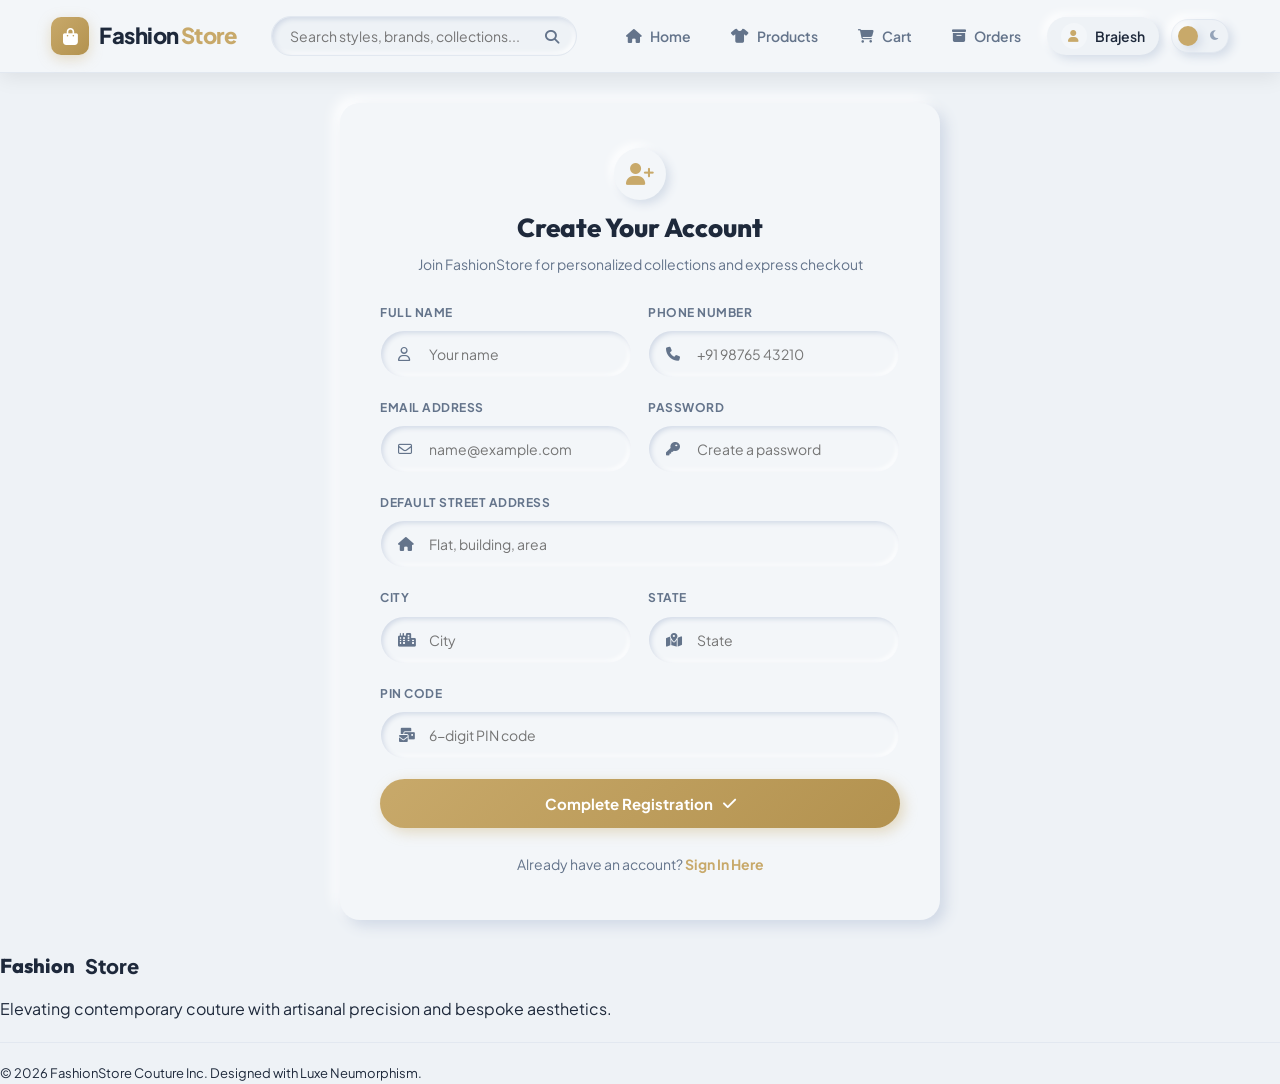
<file: register.html>
<!DOCTYPE html>
<html lang="en">
<head>
    <meta charset="UTF-8">
    <meta name="viewport" content="width=device-width, initial-scale=1.0">
    <title>Create Account | FashionStore</title>
    <link rel="stylesheet" href="assets/css/style.css?v=5">
    <link rel="stylesheet" href="assets/css/auth.css?v=4">
    <link rel="stylesheet" href="https://cdnjs.cloudflare.com/ajax/libs/font-awesome/6.4.0/css/all.min.css">
</head>
<body>

<!-- NAVBAR -->
<header class="header-wrapper">
    <nav class="navbar">
        <div class="logo">
            <a href="index.html">
                <span class="logo-icon"><i class="fa-solid fa-bag-shopping"></i></span>
                <span class="logo-text">Fashion<span class="logo-accent">Store</span></span>
            </a>
        </div>

        <div class="search-bar">
            <form action="products.html" method="get" class="search-form">
                <input type="text" name="keyword" placeholder="Search styles, brands, collections...">
                <button type="submit" class="search-btn" aria-label="Search">
                    <i class="fa-solid fa-magnifying-glass"></i>
                </button>
            </form>
        </div>

        <button class="mobile-toggle-btn" id="mobileMenuBtn" aria-label="Toggle Navigation Menu">
            <i class="fa-solid fa-bars"></i>
        </button>

        <ul class="nav-links" id="navLinks">
            <li><a href="index.html" class="nav-link"><i class="fa-solid fa-house"></i> Home</a></li>
            <li><a href="products.html" class="nav-link"><i class="fa-solid fa-shirt"></i> Products</a></li>
            <li>
                <a href="cart.html" class="nav-link cart-link">
                    <i class="fa-solid fa-cart-shopping"></i> Cart
                    <span class="cart-badge" style="display:none;">0</span>
                </a>
            </li>
            <li><a href="orders.html" class="nav-link"><i class="fa-solid fa-box-archive"></i> Orders</a></li>
            <li class="user-pill-item">
                <a href="profile.html" class="user-pill" title="My Profile">
                    <span class="user-avatar"><i class="fa-solid fa-user"></i></span>
                    <span class="user-name">Brajesh</span>
                </a>
            </li>
            <li class="theme-toggle-item">
                <button id="themeToggleBtn" class="theme-toggle-btn" type="button" aria-label="Toggle Dark Mode" title="Toggle Dark/Light Mode">
                    <span class="toggle-track">
                        <i class="fa-solid fa-sun icon-sun"></i>
                        <i class="fa-solid fa-moon icon-moon"></i>
                        <span class="toggle-thumb"></span>
                    </span>
                </button>
            </li>
        </ul>
    </nav>
</header>

<div class="container auth-container">
    <div class="auth-card register-card">
        <div class="auth-brand-logo">
            <div class="auth-brand-icon">
                <i class="fa-solid fa-user-plus"></i>
            </div>
            <h2>Create Your Account</h2>
            <p class="auth-subtitle">Join FashionStore for personalized collections and express checkout</p>
        </div>

        <form id="registerForm" onsubmit="handleRegister(event)">
            <div class="auth-grid">
                <div class="auth-input-group">
                    <label>Full Name</label>
                    <div class="input-with-icon">
                        <i class="fa-regular fa-user"></i>
                        <input type="text" id="regName" placeholder="Your name" required>
                    </div>
                </div>

                <div class="auth-input-group">
                    <label>Phone Number</label>
                    <div class="input-with-icon">
                        <i class="fa-solid fa-phone"></i>
                        <input type="text" id="regPhone" placeholder="+91 98765 43210" required>
                    </div>
                </div>
            </div>

            <div class="auth-grid">
                <div class="auth-input-group">
                    <label>Email Address</label>
                    <div class="input-with-icon">
                        <i class="fa-regular fa-envelope"></i>
                        <input type="email" id="regEmail" placeholder="name@example.com" required>
                    </div>
                </div>

                <div class="auth-input-group">
                    <label>Password</label>
                    <div class="input-with-icon">
                        <i class="fa-solid fa-key"></i>
                        <input type="password" id="regPassword" placeholder="Create a password" required>
                    </div>
                </div>
            </div>

            <div class="auth-input-group">
                <label>Default Street Address</label>
                <div class="input-with-icon">
                    <i class="fa-solid fa-house"></i>
                    <input type="text" id="regAddress" placeholder="Flat, building, area" required>
                </div>
            </div>

            <div class="auth-grid">
                <div class="auth-input-group">
                    <label>City</label>
                    <div class="input-with-icon">
                        <i class="fa-solid fa-city"></i>
                        <input type="text" id="regCity" placeholder="City" required>
                    </div>
                </div>

                <div class="auth-input-group">
                    <label>State</label>
                    <div class="input-with-icon">
                        <i class="fa-solid fa-map-location-dot"></i>
                        <input type="text" id="regState" placeholder="State" required>
                    </div>
                </div>
            </div>

            <div class="auth-input-group">
                <label>PIN Code</label>
                <div class="input-with-icon">
                    <i class="fa-solid fa-envelopes-bulk"></i>
                    <input type="text" id="regPincode" placeholder="6-digit PIN code" required>
                </div>
            </div>

            <button type="submit" class="auth-submit-btn">
                <span>Complete Registration</span>
                <i class="fa-solid fa-check"></i>
            </button>
        </form>

        <div class="auth-footer-nav">
            Already have an account? <a href="login.html">Sign In Here</a>
        </div>
    </div>
</div>

<!-- FOOTER -->
<footer class="footer-wrapper">
    <div class="footer-content">
        <div class="footer-brand">
            <div class="footer-logo">Fashion<span>Store</span></div>
            <p>Elevating contemporary couture with artisanal precision and bespoke aesthetics.</p>
        </div>
        <div class="footer-bottom" style="margin-top:20px; font-size:13px; color:var(--color-text-muted);">
            &copy; 2026 FashionStore Couture Inc. Designed with Luxe Neumorphism.
        </div>
    </div>
</footer>

<script src="assets/js/data.js"></script>
<script src="assets/js/app.js"></script>
<script>
function handleRegister(e) {
    e.preventDefault();
    const newUser = {
        fullName: document.getElementById('regName').value.trim(),
        phone: document.getElementById('regPhone').value.trim(),
        email: document.getElementById('regEmail').value.trim(),
        address: document.getElementById('regAddress').value.trim(),
        city: document.getElementById('regCity').value.trim(),
        state: document.getElementById('regState').value.trim(),
        pincode: document.getElementById('regPincode').value.trim()
    };

    App.saveUser(newUser);
    App.showToast('Account created successfully! Welcome to FashionStore.');
    setTimeout(() => {
        window.location.href = 'index.html';
    }, 1000);
}
</script>

</body>
</html>
</file>
<file: assets/css/style.css>
/* =========================================================
   LUXE NEUMORPHIC DESIGN SYSTEM - FASHION STORE
   Crafted for Premium E-Commerce Portfolio
   ========================================================= */

@import url('https://fonts.googleapis.com/css2?family=Outfit:wght@300;400;500;600;700;800&family=Plus+Jakarta+Sans:wght@300;400;500;600;700;800&display=swap');

:root {
    /* Color Palette - Light Luxe Neumorphism */
    --color-bg: #eef2f6;
    --color-surface: #f3f6f9;
    --color-surface-hover: #ffffff;
    --color-primary: #1e293b;
    --color-secondary: #64748b;
    --color-muted: #94a3b8;
    --color-accent: #c8a96a;
    --color-accent-hover: #b3924f;
    --color-accent-light: rgba(200, 169, 106, 0.15);
    --color-border: #e2e8f0;
    --color-success: #10b981;
    --color-danger: #ef4444;
    --color-warning: #f59e0b;

    /* Neumorphic Shadows - Light Mode */
    --nm-flat: 6px 6px 14px #d1d9e6, -6px -6px 14px #ffffff;
    --nm-flat-sm: 4px 4px 10px #d5dde8, -4px -4px 10px #ffffff;
    --nm-flat-lg: 10px 10px 24px #cbd5e1, -10px -10px 24px #ffffff;
    --nm-inset: inset 3px 3px 7px #d1d9e6, inset -3px -3px 7px #ffffff;
    --nm-inset-sm: inset 2px 2px 5px #d1d9e6, inset -2px -2px 5px #ffffff;
    --nm-hover: 8px 8px 20px #cbd5e1, -8px -8px 20px #ffffff;
    --nm-accent: 0 4px 14px rgba(200, 169, 106, 0.35);

    /* Typography */
    --font-heading: 'Outfit', sans-serif;
    --font-body: 'Plus Jakarta Sans', sans-serif;

    /* Border Radii */
    --radius-sm: 8px;
    --radius-md: 14px;
    --radius-lg: 20px;
    --radius-pill: 50px;

    /* Smooth Transitions */
    --transition: all 0.28s cubic-bezier(0.4, 0, 0.2, 1);
}

/* Dark Mode Neumorphic Tokens */
body.dark-mode, html.dark-mode {
    --color-bg: #11141c;
    --color-surface: #181d27;
    --color-surface-hover: #202735;
    --color-primary: #f8fafc;
    --color-secondary: #94a3b8;
    --color-muted: #64748b;
    --color-accent: #d4b476;
    --color-accent-hover: #e2c68e;
    --color-accent-light: rgba(212, 180, 118, 0.18);
    --color-border: #242c3d;

    /* Neumorphic Shadows - Dark Mode */
    --nm-flat: 6px 6px 16px #0a0c11, -6px -6px 16px #1c2230;
    --nm-flat-sm: 4px 4px 10px #0a0c11, -4px -4px 10px #1c2230;
    --nm-flat-lg: 10px 10px 28px #08090d, -10px -10px 28px #202838;
    --nm-inset: inset 3px 3px 7px #090b10, inset -3px -3px 7px #1c2230;
    --nm-inset-sm: inset 2px 2px 5px #090b10, inset -2px -2px 5px #1c2230;
    --nm-hover: 8px 8px 22px #07080c, -8px -8px 22px #22293b;
    --nm-accent: 0 4px 16px rgba(212, 180, 118, 0.4);
}

/* =========================================================
   BASE RESET
   ========================================================= */
* {
    margin: 0;
    padding: 0;
    box-sizing: border-box;
    font-family: var(--font-body);
}

body {
    background-color: var(--color-bg);
    color: var(--color-primary);
    line-height: 1.6;
    min-height: 100vh;
    display: flex;
    flex-direction: column;
    transition: background-color 0.3s ease, color 0.3s ease;
    -webkit-font-smoothing: antialiased;
}

a {
    text-decoration: none;
    color: inherit;
    transition: var(--transition);
}

ul {
    list-style: none;
}

h1, h2, h3, h4, h5, h6 {
    font-family: var(--font-heading);
    font-weight: 700;
    color: var(--color-primary);
    line-height: 1.25;
}

/* =========================================================
   CONTAINER & LAYOUT
   ========================================================= */
.container {
    width: 92%;
    max-width: 1240px;
    margin: 0 auto;
    padding: 40px 0 60px 0;
    flex: 1;
}

.page-title {
    font-family: var(--font-heading);
    font-size: 36px;
    font-weight: 800;
    text-align: center;
    margin-bottom: 35px;
    letter-spacing: -0.5px;
    position: relative;
    display: table;
    margin-left: auto;
    margin-right: auto;
}

.page-title::after {
    content: '';
    display: block;
    width: 50px;
    height: 4px;
    background: var(--color-accent);
    border-radius: var(--radius-pill);
    margin: 10px auto 0 auto;
    box-shadow: var(--nm-accent);
}

.section-title {
    font-family: var(--font-heading);
    font-size: 28px;
    font-weight: 700;
    text-align: center;
    margin: 50px 0 30px 0;
    letter-spacing: -0.3px;
    position: relative;
}

/* =========================================================
   NEUMORPHIC BUTTONS & CONTROLS
   ========================================================= */
.btn {
    display: inline-flex;
    align-items: center;
    justify-content: center;
    gap: 8px;
    padding: 12px 26px;
    font-size: 14px;
    font-weight: 600;
    border-radius: var(--radius-pill);
    border: none;
    cursor: pointer;
    background: var(--color-surface);
    color: var(--color-primary);
    box-shadow: var(--nm-flat-sm);
    transition: var(--transition);
    outline: none;
}

.btn:hover {
    box-shadow: var(--nm-hover);
    transform: translateY(-2px);
    color: var(--color-accent);
}

.btn:active {
    box-shadow: var(--nm-inset-sm);
    transform: translateY(1px);
}

.btn-primary {
    background: linear-gradient(135deg, #c8a96a, #b3924f);
    color: #ffffff !important;
    box-shadow: 4px 4px 12px rgba(200, 169, 106, 0.35), -2px -2px 8px rgba(255, 255, 255, 0.4);
}

.btn-primary:hover {
    background: linear-gradient(135deg, #d4b476, #c8a96a);
    box-shadow: 6px 6px 18px rgba(200, 169, 106, 0.45);
    transform: translateY(-2px);
    color: #ffffff !important;
}

.btn-primary:active {
    box-shadow: inset 2px 2px 6px rgba(0, 0, 0, 0.25);
    transform: translateY(1px);
}

.btn-secondary {
    background: var(--color-surface);
    color: var(--color-primary);
    box-shadow: var(--nm-flat-sm);
}

.btn-danger {
    background: #ef4444;
    color: #ffffff !important;
    box-shadow: 4px 4px 12px rgba(239, 68, 68, 0.3);
}

.btn-danger:hover {
    background: #dc2626;
    box-shadow: 6px 6px 16px rgba(239, 68, 68, 0.4);
}

/* =========================================================
   NEUMORPHIC FORM INPUTS
   ========================================================= */
.form-group {
    margin-bottom: 22px;
}

.form-group label {
    display: block;
    font-size: 13px;
    font-weight: 600;
    color: var(--color-secondary);
    margin-bottom: 8px;
    text-transform: uppercase;
    letter-spacing: 0.5px;
}

.form-group input,
.form-group select,
.form-group textarea {
    width: 100%;
    padding: 14px 18px;
    font-size: 15px;
    border-radius: var(--radius-md);
    border: 1px solid transparent;
    background: var(--color-surface);
    color: var(--color-primary);
    box-shadow: var(--nm-inset);
    outline: none;
    transition: var(--transition);
}

.form-group input:focus,
.form-group select:focus,
.form-group textarea:focus {
    border-color: var(--color-accent);
    box-shadow: var(--nm-inset), 0 0 0 3px var(--color-accent-light);
}

/* =========================================================
   NEUMORPHIC CARDS
   ========================================================= */
.nm-card {
    background: var(--color-surface);
    border-radius: var(--radius-lg);
    box-shadow: var(--nm-flat);
    padding: 30px;
    transition: var(--transition);
}

.nm-card:hover {
    box-shadow: var(--nm-hover);
}

/* =========================================================
   TRUST BADGES SECTION
   ========================================================= */
.trust-bar {
    display: grid;
    grid-template-columns: repeat(auto-fit, minmax(220px, 1fr));
    gap: 20px;
    margin: 40px auto 20px auto;
}

.trust-item {
    background: var(--color-surface);
    border-radius: var(--radius-md);
    box-shadow: var(--nm-flat-sm);
    padding: 22px;
    display: flex;
    align-items: center;
    gap: 16px;
    transition: var(--transition);
}

.trust-item:hover {
    transform: translateY(-3px);
    box-shadow: var(--nm-hover);
}

.trust-icon {
    width: 48px;
    height: 48px;
    border-radius: 50%;
    background: var(--color-surface);
    box-shadow: var(--nm-flat-sm);
    display: flex;
    align-items: center;
    justify-content: center;
    font-size: 20px;
    color: var(--color-accent);
    flex-shrink: 0;
}

.trust-info h4 {
    font-size: 15px;
    font-weight: 700;
    margin-bottom: 2px;
}

.trust-info p {
    font-size: 12px;
    color: var(--color-secondary);
}

/* Responsive adjustments */
@media (max-width: 768px) {
    .container {
        width: 94%;
        padding: 25px 0 45px 0;
    }
    .page-title {
        font-size: 28px;
    }
    .section-title {
        font-size: 24px;
    }
}
/* =========================================================
   HEADER & NAVBAR (Horizontal Layout)
   ========================================================= */
.header-wrapper {
    position: sticky;
    top: 0;
    z-index: 1000;
    background: var(--color-surface);
    box-shadow: 0 4px 20px rgba(0, 0, 0, 0.08);
    border-bottom: 1px solid var(--color-border);
    backdrop-filter: blur(12px);
    transition: var(--transition);
}

.navbar {
    width: 92%;
    max-width: 1240px;
    margin: 0 auto;
    height: 72px;
    display: flex;
    align-items: center;
    justify-content: space-between;
    gap: 20px;
}

.logo a {
    display: flex;
    align-items: center;
    gap: 10px;
    font-size: 22px;
    font-weight: 800;
    font-family: var(--font-heading);
    color: var(--color-primary);
    text-decoration: none;
    letter-spacing: -0.5px;
}

.logo-icon {
    width: 38px;
    height: 38px;
    border-radius: 10px;
    background: linear-gradient(135deg, var(--color-accent), var(--color-accent-hover));
    color: #ffffff;
    display: flex;
    align-items: center;
    justify-content: center;
    font-size: 17px;
    box-shadow: var(--nm-accent);
}

.logo-accent {
    color: var(--color-accent);
    margin-left: 2px;
}

/* SEARCH BAR */
.search-bar {
    flex: 1;
    max-width: 400px;
    margin: 0 15px;
}

.search-form {
    position: relative;
    width: 100%;
}

.search-form input {
    width: 100%;
    padding: 10px 42px 10px 18px;
    border-radius: var(--radius-pill);
    border: 1px solid var(--color-border);
    background: var(--color-bg);
    color: var(--color-primary);
    font-size: 14px;
    outline: none;
    box-shadow: var(--nm-inset-sm);
    transition: var(--transition);
}

.search-form input:focus {
    border-color: var(--color-accent);
    box-shadow: var(--nm-inset-sm), 0 0 0 3px var(--color-accent-light);
}

.search-btn {
    position: absolute;
    right: 6px;
    top: 50%;
    transform: translateY(-50%);
    background: transparent;
    border: none;
    color: var(--color-secondary);
    padding: 8px 12px;
    cursor: pointer;
    font-size: 14px;
    transition: var(--transition);
}

.search-btn:hover {
    color: var(--color-accent);
}

/* NAV LINKS (HORIZONTAL FLEX) */
.nav-links {
    display: flex;
    align-items: center;
    gap: 12px;
    list-style: none;
    margin: 0;
    padding: 0;
}

.nav-links li {
    display: inline-flex;
    align-items: center;
}

.nav-link {
    display: inline-flex;
    align-items: center;
    gap: 8px;
    padding: 8px 14px;
    border-radius: var(--radius-pill);
    font-size: 14px;
    font-weight: 600;
    color: var(--color-secondary);
    text-decoration: none;
    transition: var(--transition);
    white-space: nowrap;
}

.nav-link:hover,
.nav-link.active {
    color: var(--color-primary);
    background: var(--color-bg);
    box-shadow: var(--nm-flat-sm);
}

.nav-link.active {
    color: var(--color-accent);
}

.cart-link {
    position: relative;
}

.cart-badge {
    background: var(--color-accent);
    color: #ffffff;
    font-size: 11px;
    font-weight: 700;
    padding: 2px 7px;
    border-radius: var(--radius-pill);
    margin-left: 4px;
    display: inline-block;
}

.user-pill {
    display: inline-flex;
    align-items: center;
    gap: 8px;
    padding: 6px 14px;
    background: var(--color-bg);
    border-radius: var(--radius-pill);
    box-shadow: var(--nm-flat-sm);
    font-size: 14px;
    font-weight: 600;
    color: var(--color-primary);
    text-decoration: none;
    transition: var(--transition);
    white-space: nowrap;
}

.user-pill:hover {
    box-shadow: var(--nm-hover);
    color: var(--color-accent);
}

.user-avatar {
    width: 26px;
    height: 26px;
    border-radius: 50%;
    background: var(--color-surface);
    display: flex;
    align-items: center;
    justify-content: center;
    font-size: 12px;
    color: var(--color-accent);
}

/* THEME TOGGLE BUTTON */
.theme-toggle-btn {
    background: var(--color-bg);
    border: 1px solid var(--color-border);
    border-radius: var(--radius-pill);
    padding: 4px;
    cursor: pointer;
    box-shadow: var(--nm-flat-sm);
    display: flex;
    align-items: center;
    transition: var(--transition);
}

.toggle-track {
    position: relative;
    width: 48px;
    height: 24px;
    display: flex;
    align-items: center;
    justify-content: space-between;
    padding: 0 6px;
    border-radius: var(--radius-pill);
    font-size: 11px;
    color: var(--color-muted);
}

.toggle-thumb {
    position: absolute;
    left: 2px;
    top: 2px;
    width: 20px;
    height: 20px;
    border-radius: 50%;
    background: var(--color-accent);
    box-shadow: var(--nm-flat-sm);
    transition: transform 0.25s ease;
}

body.dark-mode .toggle-thumb {
    transform: translateX(24px);
}

/* MOBILE TOGGLE BUTTON (Hidden on Desktop) */
.mobile-toggle-btn {
    display: none;
    background: var(--color-surface);
    border: 1px solid var(--color-border);
    width: 40px;
    height: 40px;
    border-radius: var(--radius-sm);
    color: var(--color-primary);
    font-size: 18px;
    cursor: pointer;
    box-shadow: var(--nm-flat-sm);
    align-items: center;
    justify-content: center;
    transition: var(--transition);
}

/* FOOTER SECTION */
.footer {
    background: var(--color-surface);
    border-top: 1px solid var(--color-border);
    margin-top: auto;
    padding: 60px 0 20px 0;
}

.footer-container {
    width: 92%;
    max-width: 1240px;
    margin: 0 auto;
    display: grid;
    grid-template-columns: 2fr 1.2fr 1.2fr 1.5fr;
    gap: 40px;
}

.footer-logo {
    display: flex;
    align-items: center;
    gap: 10px;
    font-size: 20px;
    font-weight: 800;
    font-family: var(--font-heading);
    margin-bottom: 14px;
    color: var(--color-primary);
}

.brand-desc {
    font-size: 14px;
    color: var(--color-secondary);
    line-height: 1.6;
    margin-bottom: 20px;
    max-width: 320px;
}

.social-links {
    display: flex;
    gap: 10px;
}

.social-btn {
    width: 36px;
    height: 36px;
    border-radius: 50%;
    background: var(--color-bg);
    display: flex;
    align-items: center;
    justify-content: center;
    color: var(--color-secondary);
    box-shadow: var(--nm-flat-sm);
    transition: var(--transition);
}

.social-btn:hover {
    color: var(--color-accent);
    transform: translateY(-2px);
}

.col-title {
    font-size: 16px;
    font-weight: 700;
    margin-bottom: 18px;
    color: var(--color-primary);
}

.footer-links li,
.footer-contact-list li {
    margin-bottom: 10px;
    font-size: 14px;
    color: var(--color-secondary);
    display: flex;
    align-items: center;
    gap: 10px;
}

.footer-links a:hover {
    color: var(--color-accent);
}

.footer-bottom {
    border-top: 1px solid var(--color-border);
    margin-top: 40px;
    padding-top: 20px;
}

.footer-bottom-inner {
    width: 92%;
    max-width: 1240px;
    margin: 0 auto;
    display: flex;
    align-items: center;
    justify-content: space-between;
    font-size: 13px;
    color: var(--color-muted);
}

.payment-methods-icons {
    display: flex;
    gap: 12px;
    font-size: 20px;
    color: var(--color-secondary);
}

/* RESPONSIVE LAYOUT */
@media (max-width: 992px) {
    .search-bar {
        display: none;
    }

    .mobile-toggle-btn {
        display: flex;
    }

    .nav-links {
        position: absolute;
        top: 72px;
        left: 0;
        width: 100%;
        background: var(--color-surface);
        box-shadow: 0 12px 28px rgba(0, 0, 0, 0.2);
        border-bottom: 1px solid var(--color-border);
        flex-direction: column;
        align-items: flex-start;
        padding: 20px 24px;
        gap: 12px;
        display: none;
    }

    .nav-links.active {
        display: flex;
    }

    .nav-link {
        width: 100%;
        padding: 10px 16px;
    }

    .footer-container {
        grid-template-columns: 1fr 1fr;
        gap: 30px;
    }
}

@media (max-width: 600px) {
    .footer-container {
        grid-template-columns: 1fr;
        gap: 25px;
    }

    .footer-bottom-inner {
        flex-direction: column;
        gap: 12px;
        text-align: center;
    }
}
</file>
<file: assets/css/cart.css>
/* =========================================================
   LUXE NEUMORPHIC SHOPPING CART (cart.css)
   ========================================================= */

/* Step Progress Indicator */
.checkout-steps {
    display: flex;
    justify-content: center;
    align-items: center;
    gap: 30px;
    margin-bottom: 40px;
}

.step-item {
    display: flex;
    align-items: center;
    gap: 10px;
    font-size: 14px;
    font-weight: 700;
    color: var(--color-muted);
}

.step-item.active {
    color: var(--color-accent);
}

.step-num {
    width: 32px;
    height: 32px;
    border-radius: 50%;
    background: var(--color-surface);
    box-shadow: var(--nm-flat-sm);
    display: flex;
    align-items: center;
    justify-content: center;
    font-size: 13px;
}

.step-item.active .step-num {
    background: var(--color-accent);
    color: #ffffff;
    box-shadow: 0 4px 10px rgba(200, 169, 106, 0.4);
}

.step-line {
    width: 40px;
    height: 2px;
    background: var(--color-border);
}

/* Empty Cart View */
.empty-cart-card {
    background: var(--color-surface);
    border-radius: var(--radius-lg);
    box-shadow: var(--nm-flat);
    text-align: center;
    padding: 70px 30px;
    max-width: 600px;
    margin: 40px auto;
}

.empty-cart-icon {
    width: 90px;
    height: 90px;
    border-radius: 50%;
    background: var(--color-surface);
    box-shadow: var(--nm-inset);
    display: flex;
    align-items: center;
    justify-content: center;
    font-size: 38px;
    color: var(--color-accent);
    margin: 0 auto 24px auto;
}

.empty-cart-card h3 {
    font-size: 24px;
    color: var(--color-primary);
    margin-bottom: 10px;
}

.empty-cart-card p {
    color: var(--color-secondary);
    font-size: 15px;
    margin-bottom: 28px;
}

/* Cart Layout */
.cart-layout {
    display: grid;
    grid-template-columns: 2fr 1fr;
    gap: 35px;
    margin-bottom: 50px;
}

/* Cart Table Container */
.cart-table-card {
    background: var(--color-surface);
    border-radius: var(--radius-lg);
    box-shadow: var(--nm-flat);
    padding: 24px;
    overflow-x: auto;
}

.cart-table {
    width: 100%;
    border-collapse: collapse;
}

.cart-table th {
    padding: 16px;
    font-size: 12px;
    font-weight: 700;
    text-transform: uppercase;
    letter-spacing: 0.8px;
    color: var(--color-secondary);
    border-bottom: 1px solid var(--color-border);
    text-align: left;
}

.cart-table td {
    padding: 20px 16px;
    border-bottom: 1px solid var(--color-border);
    vertical-align: middle;
}

.cart-table tr:last-child td {
    border-bottom: none;
}

.cart-product-info {
    display: flex;
    align-items: center;
    gap: 16px;
}

.cart-thumb {
    width: 70px;
    height: 85px;
    border-radius: var(--radius-sm);
    object-fit: cover;
    box-shadow: var(--nm-flat-sm);
}

.cart-details h4 {
    font-size: 15px;
    font-weight: 700;
    color: var(--color-primary);
    margin-bottom: 4px;
}

.cart-details .cart-brand {
    font-size: 11px;
    font-weight: 700;
    color: var(--color-accent);
    text-transform: uppercase;
}

.cart-size-pill {
    display: inline-block;
    padding: 4px 10px;
    border-radius: var(--radius-pill);
    background: var(--color-surface);
    box-shadow: var(--nm-inset-sm);
    font-size: 12px;
    font-weight: 700;
    color: var(--color-primary);
}

.cart-price {
    font-size: 15px;
    font-weight: 700;
    color: var(--color-primary);
}

.cart-qty-form {
    display: inline-flex;
    align-items: center;
    gap: 8px;
}

.cart-qty-input {
    width: 55px;
    padding: 8px;
    border-radius: var(--radius-sm);
    border: 1px solid transparent;
    background: var(--color-surface);
    color: var(--color-primary);
    box-shadow: var(--nm-inset-sm);
    font-weight: 700;
    text-align: center;
    outline: none;
}

.cart-qty-btn {
    padding: 8px 12px;
    border-radius: var(--radius-pill);
    font-size: 11px;
    font-weight: 700;
    text-transform: uppercase;
    background: var(--color-surface);
    box-shadow: var(--nm-flat-sm);
    border: none;
    cursor: pointer;
    color: var(--color-secondary);
    transition: var(--transition);
}

.cart-qty-btn:hover {
    color: var(--color-accent);
    box-shadow: var(--nm-hover);
}

.cart-delete-btn {
    width: 36px;
    height: 36px;
    border-radius: 50%;
    background: var(--color-surface);
    box-shadow: var(--nm-flat-sm);
    display: inline-flex;
    align-items: center;
    justify-content: center;
    color: var(--color-danger);
    font-size: 14px;
    transition: var(--transition);
}

.cart-delete-btn:hover {
    box-shadow: var(--nm-hover);
    background: rgba(239, 68, 68, 0.1);
    transform: scale(1.1);
}

/* Order Summary Box */
.summary-card {
    background: var(--color-surface);
    border-radius: var(--radius-lg);
    box-shadow: var(--nm-flat);
    padding: 30px;
    height: fit-content;
}

.summary-card h3 {
    font-size: 20px;
    font-weight: 800;
    color: var(--color-primary);
    margin-bottom: 22px;
    padding-bottom: 12px;
    border-bottom: 1px solid var(--color-border);
}

.summary-row {
    display: flex;
    justify-content: space-between;
    align-items: center;
    margin-bottom: 14px;
    font-size: 14px;
    color: var(--color-secondary);
}

.summary-row.total-row {
    font-size: 18px;
    font-weight: 800;
    color: var(--color-primary);
    padding-top: 16px;
    margin-top: 16px;
    border-top: 2px dashed var(--color-border);
}

.summary-row.total-row .total-amount {
    color: var(--color-accent);
    font-size: 24px;
}

.checkout-action-btn {
    width: 100%;
    margin-top: 24px;
    padding: 16px;
    font-size: 15px;
    font-weight: 700;
    border-radius: var(--radius-pill);
    background: linear-gradient(135deg, var(--color-accent), #b3924f);
    color: #ffffff;
    box-shadow: 4px 4px 14px rgba(200, 169, 106, 0.4);
    display: flex;
    align-items: center;
    justify-content: center;
    gap: 10px;
    transition: var(--transition);
}

.checkout-action-btn:hover {
    box-shadow: 6px 6px 20px rgba(200, 169, 106, 0.5);
    transform: translateY(-2px);
    color: #ffffff;
}

.continue-shopping-link {
    display: flex;
    align-items: center;
    justify-content: center;
    gap: 8px;
    margin-top: 16px;
    font-size: 13px;
    font-weight: 600;
    color: var(--color-secondary);
}

.continue-shopping-link:hover {
    color: var(--color-accent);
}

/* Responsive */
@media (max-width: 992px) {
    .cart-layout {
        grid-template-columns: 1fr;
    }
}
</file>
<file: assets/css/checkout.css>
/* =========================================================
   LUXE NEUMORPHIC CHECKOUT (checkout.css)
   ========================================================= */

.checkout-container {
    display: grid;
    grid-template-columns: 1.6fr 1fr;
    gap: 40px;
    align-items: flex-start;
    margin-bottom: 60px;
}

.checkout-card {
    background: var(--color-surface);
    padding: 35px;
    border-radius: var(--radius-lg);
    box-shadow: var(--nm-flat);
}

.checkout-card h3 {
    font-size: 22px;
    font-weight: 800;
    color: var(--color-primary);
    margin-bottom: 24px;
    padding-bottom: 12px;
    border-bottom: 1px solid var(--color-border);
    display: flex;
    align-items: center;
    gap: 10px;
}

.checkout-card h3 i {
    color: var(--color-accent);
}

.form-row {
    display: grid;
    grid-template-columns: 1fr 1fr;
    gap: 16px;
}

.checkout-summary-card {
    background: var(--color-surface);
    padding: 35px;
    border-radius: var(--radius-lg);
    box-shadow: var(--nm-flat);
    position: sticky;
    top: 90px;
}

.summary-items-list {
    margin-bottom: 20px;
}

.summary-item-row {
    display: flex;
    justify-content: space-between;
    align-items: center;
    padding: 12px 0;
    border-bottom: 1px solid var(--color-border);
    font-size: 14px;
}

.summary-item-name {
    font-weight: 600;
    color: var(--color-primary);
    max-width: 200px;
    white-space: nowrap;
    overflow: hidden;
    text-overflow: ellipsis;
}

.summary-item-meta {
    font-size: 12px;
    color: var(--color-secondary);
}

.checkout-btn {
    width: 100%;
    margin-top: 25px;
    padding: 16px;
    font-size: 15px;
    font-weight: 700;
    border-radius: var(--radius-pill);
    background: linear-gradient(135deg, var(--color-accent), #b3924f);
    color: #ffffff;
    box-shadow: 4px 4px 14px rgba(200, 169, 106, 0.4);
    display: flex;
    align-items: center;
    justify-content: center;
    gap: 10px;
    border: none;
    cursor: pointer;
    transition: var(--transition);
}

.checkout-btn:hover {
    box-shadow: 6px 6px 20px rgba(200, 169, 106, 0.5);
    transform: translateY(-2px);
}

@media (max-width: 900px) {
    .checkout-container {
        grid-template-columns: 1fr;
    }
    .checkout-summary-card {
        position: static;
    }
    .form-row {
        grid-template-columns: 1fr;
    }
}
</file>
<file: assets/css/auth.css>
/* =========================================================
   LUXE NEUMORPHIC AUTHENTICATION (auth.css)
   ========================================================= */

.auth-container {
    width: 100%;
    min-height: 75vh;
    display: flex;
    justify-content: center;
    align-items: center;
    padding: 30px 20px;
}

.auth-card {
    width: 100%;
    max-width: 480px;
    background: var(--color-surface);
    border-radius: var(--radius-lg);
    padding: 45px 40px;
    box-shadow: var(--nm-flat);
    transition: var(--transition);
}

.auth-card.register-card {
    max-width: 600px;
}

.auth-brand-logo {
    text-align: center;
    margin-bottom: 24px;
}

.auth-brand-icon {
    width: 52px;
    height: 52px;
    border-radius: 50%;
    background: var(--color-surface);
    box-shadow: var(--nm-flat-sm);
    color: var(--color-accent);
    display: inline-flex;
    align-items: center;
    justify-content: center;
    font-size: 22px;
    margin-bottom: 12px;
}

.auth-card h2 {
    text-align: center;
    font-size: 26px;
    font-weight: 800;
    color: var(--color-primary);
    margin-bottom: 8px;
}

.auth-subtitle {
    text-align: center;
    font-size: 14px;
    color: var(--color-secondary);
    margin-bottom: 28px;
}

.auth-error-banner {
    display: flex;
    align-items: center;
    gap: 10px;
    background: rgba(239, 68, 68, 0.1);
    border-radius: var(--radius-md);
    padding: 12px 18px;
    color: var(--color-danger);
    font-size: 13px;
    font-weight: 600;
    margin-bottom: 22px;
}

.auth-input-group {
    position: relative;
    margin-bottom: 20px;
}

.auth-input-group label {
    display: block;
    font-size: 12px;
    font-weight: 700;
    text-transform: uppercase;
    letter-spacing: 0.5px;
    color: var(--color-secondary);
    margin-bottom: 8px;
}

.input-with-icon {
    position: relative;
}

.input-with-icon i {
    position: absolute;
    left: 18px;
    top: 50%;
    transform: translateY(-50%);
    color: var(--color-secondary);
    font-size: 14px;
}

.input-with-icon input {
    width: 100%;
    padding: 14px 18px 14px 48px;
    font-size: 14px;
    border-radius: var(--radius-pill);
    border: 1px solid transparent;
    background: var(--color-surface);
    color: var(--color-primary);
    box-shadow: var(--nm-inset-sm);
    outline: none;
    transition: var(--transition);
}

.input-with-icon input:focus {
    border-color: var(--color-accent);
    box-shadow: var(--nm-inset), 0 0 0 3px var(--color-accent-light);
}

.auth-submit-btn {
    width: 100%;
    margin-top: 10px;
    padding: 15px;
    font-size: 15px;
    font-weight: 700;
    border-radius: var(--radius-pill);
    background: linear-gradient(135deg, var(--color-accent), #b3924f);
    color: #ffffff;
    box-shadow: 4px 4px 14px rgba(200, 169, 106, 0.4);
    display: flex;
    align-items: center;
    justify-content: center;
    gap: 10px;
    border: none;
    cursor: pointer;
    transition: var(--transition);
}

.auth-submit-btn:hover {
    box-shadow: 6px 6px 20px rgba(200, 169, 106, 0.5);
    transform: translateY(-2px);
}

.auth-footer-nav {
    text-align: center;
    margin-top: 25px;
    font-size: 14px;
    color: var(--color-secondary);
}

.auth-footer-nav a {
    color: var(--color-accent);
    font-weight: 700;
    text-decoration: none;
}

.auth-footer-nav a:hover {
    text-decoration: underline;
}

.auth-grid {
    display: grid;
    grid-template-columns: 1fr 1fr;
    gap: 16px;
}

@media (max-width: 600px) {
    .auth-card {
        padding: 30px 20px;
    }
    .auth-grid {
        grid-template-columns: 1fr;
    }
}
</file>
<file: assets/css/orders.css>
/* =========================================================
   LUXE NEUMORPHIC ORDERS & INVOICE (orders.css)
   ========================================================= */

.orders-container-card {
    background: var(--color-surface);
    border-radius: var(--radius-lg);
    box-shadow: var(--nm-flat);
    padding: 30px;
    margin-bottom: 50px;
    overflow-x: auto;
}

.orders-table {
    width: 100%;
    border-collapse: collapse;
}

.orders-table th {
    padding: 16px;
    font-size: 12px;
    font-weight: 700;
    text-transform: uppercase;
    letter-spacing: 0.8px;
    color: var(--color-secondary);
    border-bottom: 1px solid var(--color-border);
    text-align: left;
}

.orders-table td {
    padding: 20px 16px;
    border-bottom: 1px solid var(--color-border);
    font-size: 14px;
    vertical-align: middle;
}

.orders-table tr:last-child td {
    border-bottom: none;
}

.order-id-tag {
    font-weight: 800;
    color: var(--color-primary);
}

.order-date-text {
    color: var(--color-secondary);
    font-size: 13px;
}

.order-amount-text {
    font-size: 16px;
    font-weight: 800;
    color: var(--color-primary);
}

.status-pill {
    display: inline-flex;
    align-items: center;
    gap: 6px;
    padding: 5px 14px;
    border-radius: var(--radius-pill);
    font-size: 12px;
    font-weight: 700;
    text-transform: uppercase;
    letter-spacing: 0.5px;
    background: rgba(16, 185, 129, 0.12);
    color: var(--color-success);
}

.status-pill.pending {
    background: rgba(245, 158, 11, 0.12);
    color: var(--color-warning);
}

.order-action-btn {
    padding: 8px 18px;
    border-radius: var(--radius-pill);
    background: var(--color-surface);
    box-shadow: var(--nm-flat-sm);
    font-size: 12px;
    font-weight: 700;
    color: var(--color-primary);
    display: inline-flex;
    align-items: center;
    gap: 6px;
    transition: var(--transition);
}

.order-action-btn:hover {
    color: var(--color-accent);
    box-shadow: var(--nm-hover);
    transform: translateY(-2px);
}

/* Empty Orders */
.empty-orders-card {
    text-align: center;
    background: var(--color-surface);
    padding: 70px 30px;
    border-radius: var(--radius-lg);
    box-shadow: var(--nm-flat);
    max-width: 600px;
    margin: 40px auto;
}

.empty-orders-card i {
    font-size: 48px;
    color: var(--color-accent);
    margin-bottom: 20px;
}

.empty-orders-card h3 {
    font-size: 24px;
    color: var(--color-primary);
    margin-bottom: 10px;
}

.empty-orders-card p {
    color: var(--color-secondary);
    font-size: 14px;
    margin-bottom: 25px;
}

/* Order Details Invoice Styles */
.order-details-card {
    background: var(--color-surface);
    border-radius: var(--radius-lg);
    box-shadow: var(--nm-flat);
    padding: 40px;
    margin-bottom: 50px;
}

.order-header-bar {
    display: flex;
    justify-content: space-between;
    align-items: center;
    flex-wrap: wrap;
    gap: 20px;
    padding-bottom: 24px;
    border-bottom: 1px solid var(--color-border);
    margin-bottom: 30px;
}

.order-meta-info h2 {
    font-size: 26px;
    font-weight: 800;
    margin-bottom: 6px;
}

.order-meta-info p {
    font-size: 13px;
    color: var(--color-secondary);
}

.order-details-grid {
    display: grid;
    grid-template-columns: 2fr 1fr;
    gap: 35px;
    margin-bottom: 30px;
}

.shipping-info-box {
    background: var(--color-surface);
    border-radius: var(--radius-md);
    box-shadow: var(--nm-inset-sm);
    padding: 24px;
}

.shipping-info-box h4 {
    font-size: 15px;
    font-weight: 700;
    margin-bottom: 12px;
    color: var(--color-primary);
}

.shipping-info-box p {
    font-size: 14px;
    color: var(--color-secondary);
    line-height: 1.6;
}

.invoice-table {
    width: 100%;
    border-collapse: collapse;
}

.invoice-table th {
    padding: 14px;
    font-size: 12px;
    font-weight: 700;
    text-transform: uppercase;
    color: var(--color-secondary);
    border-bottom: 1px solid var(--color-border);
    text-align: left;
}

.invoice-table td {
    padding: 18px 14px;
    border-bottom: 1px solid var(--color-border);
    vertical-align: middle;
    font-size: 14px;
}

.invoice-product-cell {
    display: flex;
    align-items: center;
    gap: 16px;
}

.invoice-thumb {
    width: 55px;
    height: 65px;
    border-radius: var(--radius-sm);
    object-fit: cover;
    box-shadow: var(--nm-flat-sm);
}

@media (max-width: 900px) {
    .order-details-grid {
        grid-template-columns: 1fr;
    }
}
</file>
<file: assets/css/payment.css>
/* =========================================================
   LUXE NEUMORPHIC PAYMENT (payment.css)
   ========================================================= */

.payment-card {
    max-width: 600px;
    margin: 30px auto 60px auto;
    background: var(--color-surface);
    padding: 40px;
    border-radius: var(--radius-lg);
    box-shadow: var(--nm-flat);
}

.payment-card h3 {
    text-align: center;
    font-size: 24px;
    font-weight: 800;
    color: var(--color-primary);
    margin-bottom: 24px;
}

.shipping-recap {
    background: var(--color-surface);
    border-radius: var(--radius-md);
    box-shadow: var(--nm-inset-sm);
    padding: 16px 20px;
    margin-bottom: 25px;
    font-size: 13px;
    color: var(--color-secondary);
}

.shipping-recap strong {
    color: var(--color-primary);
    display: block;
    margin-bottom: 4px;
}

.payment-options-list {
    display: flex;
    flex-direction: column;
    gap: 14px;
    margin-bottom: 30px;
}

.payment-choice {
    display: flex;
    align-items: center;
    gap: 16px;
    padding: 18px 22px;
    border-radius: var(--radius-md);
    background: var(--color-surface);
    box-shadow: var(--nm-flat-sm);
    cursor: pointer;
    transition: var(--transition);
}

.payment-choice:hover {
    box-shadow: var(--nm-hover);
    transform: translateY(-2px);
}

.payment-choice input[type="radio"] {
    width: 20px;
    height: 20px;
    accent-color: var(--color-accent);
    cursor: pointer;
}

.payment-choice-info {
    flex: 1;
    display: flex;
    align-items: center;
    justify-content: space-between;
}

.payment-title {
    font-size: 15px;
    font-weight: 700;
    color: var(--color-primary);
}

.payment-icons {
    display: flex;
    gap: 10px;
    font-size: 22px;
    color: var(--color-secondary);
}

.pay-btn {
    width: 100%;
    padding: 16px;
    font-size: 16px;
    font-weight: 700;
    border-radius: var(--radius-pill);
    background: linear-gradient(135deg, var(--color-accent), #b3924f);
    color: #ffffff;
    box-shadow: 4px 4px 14px rgba(200, 169, 106, 0.4);
    display: flex;
    align-items: center;
    justify-content: center;
    gap: 10px;
    border: none;
    cursor: pointer;
    transition: var(--transition);
}

.pay-btn:hover {
    box-shadow: 6px 6px 20px rgba(200, 169, 106, 0.5);
    transform: translateY(-2px);
}

.security-note {
    text-align: center;
    margin-top: 18px;
    font-size: 12px;
    color: var(--color-muted);
    display: flex;
    align-items: center;
    justify-content: center;
    gap: 6px;
}
</file>
<file: assets/css/product-details.css>
/* =========================================================
   LUXE NEUMORPHIC PRODUCT DETAILS (product-details.css)
   ========================================================= */

.breadcrumb {
    display: flex;
    align-items: center;
    gap: 8px;
    font-size: 13px;
    color: var(--color-secondary);
    margin-bottom: 25px;
}

.breadcrumb a {
    color: var(--color-secondary);
}

.breadcrumb a:hover {
    color: var(--color-accent);
}

.breadcrumb span {
    color: var(--color-muted);
}

.product-details-container {
    display: grid;
    grid-template-columns: 1fr 1fr;
    gap: 50px;
    background: var(--color-surface);
    padding: 45px;
    border-radius: var(--radius-lg);
    box-shadow: var(--nm-flat);
    margin-bottom: 50px;
    transition: var(--transition);
}

/* Image Showcase */
.product-image-box {
    position: relative;
    border-radius: var(--radius-md);
    background: var(--color-surface);
    box-shadow: var(--nm-inset-sm);
    padding: 16px;
    display: flex;
    align-items: center;
    justify-content: center;
    overflow: hidden;
}

.product-image-box img {
    width: 100%;
    max-height: 520px;
    object-fit: contain;
    border-radius: var(--radius-sm);
    transition: transform 0.5s ease;
}

.product-image-box:hover img {
    transform: scale(1.04);
}

/* Product Info */
.product-info-box {
    display: flex;
    flex-direction: column;
}

.product-info-box .brand-label {
    font-size: 13px;
    font-weight: 700;
    text-transform: uppercase;
    letter-spacing: 1.5px;
    color: var(--color-accent);
    margin-bottom: 8px;
}

.product-info-box h1 {
    font-size: 34px;
    font-weight: 800;
    color: var(--color-primary);
    margin-bottom: 12px;
    line-height: 1.2;
}

.product-rating-box {
    display: flex;
    align-items: center;
    gap: 6px;
    color: #f59e0b;
    font-size: 14px;
    margin-bottom: 18px;
}

.product-rating-box span {
    color: var(--color-secondary);
    font-size: 13px;
    margin-left: 6px;
}

.product-desc {
    font-size: 15px;
    color: var(--color-secondary);
    line-height: 1.8;
    margin-bottom: 24px;
    padding-bottom: 20px;
    border-bottom: 1px solid var(--color-border);
}

.product-price-section {
    display: flex;
    align-items: baseline;
    gap: 14px;
    margin-bottom: 25px;
}

.product-price-section .current-price {
    font-size: 32px;
    font-weight: 800;
    color: var(--color-primary);
}

.product-price-section .original-price {
    font-size: 18px;
    color: var(--color-muted);
    text-decoration: line-through;
}

.product-price-section .discount-tag {
    background: rgba(16, 185, 129, 0.12);
    color: var(--color-success);
    font-size: 12px;
    font-weight: 700;
    padding: 4px 10px;
    border-radius: var(--radius-pill);
}

/* Variant & Sizes */
.variant-selection {
    margin-bottom: 22px;
}

.variant-selection h4 {
    font-size: 13px;
    font-weight: 700;
    text-transform: uppercase;
    letter-spacing: 0.5px;
    color: var(--color-secondary);
    margin-bottom: 10px;
}

.variant-select {
    width: 100%;
    padding: 14px 18px;
    font-size: 15px;
    font-weight: 600;
    border-radius: var(--radius-md);
    border: 1px solid transparent;
    background: var(--color-surface);
    color: var(--color-primary);
    box-shadow: var(--nm-inset-sm);
    outline: none;
    cursor: pointer;
    transition: var(--transition);
}

.variant-select:focus {
    border-color: var(--color-accent);
}

/* Quantity Box */
.quantity-selection {
    margin-bottom: 26px;
}

.quantity-selection h4 {
    font-size: 13px;
    font-weight: 700;
    text-transform: uppercase;
    letter-spacing: 0.5px;
    color: var(--color-secondary);
    margin-bottom: 10px;
}

.qty-input-wrap {
    display: inline-flex;
    align-items: center;
}

.qty-input-wrap input {
    width: 100px;
    padding: 12px 16px;
    font-size: 16px;
    font-weight: 700;
    text-align: center;
    border-radius: var(--radius-md);
    border: 1px solid transparent;
    background: var(--color-surface);
    color: var(--color-primary);
    box-shadow: var(--nm-inset-sm);
    outline: none;
}

.stock-status {
    display: inline-flex;
    align-items: center;
    gap: 6px;
    font-size: 13px;
    font-weight: 700;
    color: var(--color-success);
    margin-bottom: 24px;
}

/* CTA Add To Cart */
.cart-action-btn {
    width: 100%;
    padding: 16px;
    font-size: 15px;
    font-weight: 700;
    letter-spacing: 0.5px;
    border-radius: var(--radius-pill);
    background: linear-gradient(135deg, var(--color-accent), #b3924f);
    color: #ffffff;
    border: none;
    cursor: pointer;
    box-shadow: 4px 4px 14px rgba(200, 169, 106, 0.4), -3px -3px 10px rgba(255, 255, 255, 0.5);
    display: flex;
    align-items: center;
    justify-content: center;
    gap: 10px;
    transition: var(--transition);
}

.cart-action-btn:hover {
    box-shadow: 6px 6px 20px rgba(200, 169, 106, 0.5);
    transform: translateY(-2px);
}

.cart-action-btn:active {
    box-shadow: inset 2px 2px 6px rgba(0, 0, 0, 0.25);
    transform: translateY(1px);
}

/* Value Props / Guarantee */
.product-guarantees {
    margin-top: 30px;
    padding-top: 25px;
    border-top: 1px solid var(--color-border);
    display: grid;
    grid-template-columns: 1fr 1fr;
    gap: 14px;
}

.guarantee-item {
    display: flex;
    align-items: center;
    gap: 10px;
    font-size: 12px;
    font-weight: 600;
    color: var(--color-secondary);
}

.guarantee-item i {
    color: var(--color-accent);
    font-size: 14px;
}

/* Responsive */
@media (max-width: 900px) {
    .product-details-container {
        grid-template-columns: 1fr;
        padding: 30px;
        gap: 35px;
    }
}
</file>
<file: assets/css/product.css>
/* =========================================================
   LUXE NEUMORPHIC PRODUCTS CATALOG (product.css)
   ========================================================= */

/* Filter Bar */
.filter-section {
    background: var(--color-surface);
    padding: 24px 30px;
    border-radius: var(--radius-lg);
    box-shadow: var(--nm-flat);
    margin-bottom: 40px;
    transition: var(--transition);
}

.filter-form {
    display: flex;
    gap: 16px;
    align-items: center;
    flex-wrap: wrap;
}

.filter-input-wrap {
    flex: 2;
    min-width: 220px;
    position: relative;
}

.filter-input-wrap i {
    position: absolute;
    left: 16px;
    top: 50%;
    transform: translateY(-50%);
    color: var(--color-secondary);
    font-size: 14px;
}

.filter-input-wrap input {
    width: 100%;
    padding: 12px 16px 12px 42px;
    font-size: 14px;
    border-radius: var(--radius-pill);
    border: 1px solid transparent;
    background: var(--color-surface);
    color: var(--color-primary);
    box-shadow: var(--nm-inset-sm);
    outline: none;
    transition: var(--transition);
}

.filter-input-wrap input:focus {
    border-color: var(--color-accent);
    box-shadow: var(--nm-inset), 0 0 0 3px var(--color-accent-light);
}

.filter-select {
    flex: 1;
    min-width: 180px;
    padding: 12px 18px;
    font-size: 14px;
    border-radius: var(--radius-pill);
    border: 1px solid transparent;
    background: var(--color-surface);
    color: var(--color-primary);
    box-shadow: var(--nm-inset-sm);
    outline: none;
    cursor: pointer;
    transition: var(--transition);
}

.filter-select:focus {
    border-color: var(--color-accent);
}

.filter-btn {
    padding: 12px 28px;
    border-radius: var(--radius-pill);
    font-size: 14px;
    font-weight: 700;
}

.filter-reset-btn {
    padding: 12px 20px;
    border-radius: var(--radius-pill);
    font-size: 14px;
    font-weight: 600;
    color: var(--color-secondary);
}

/* Catalog Header / Stats */
.catalog-stats {
    display: flex;
    justify-content: space-between;
    align-items: center;
    margin-bottom: 24px;
    font-size: 14px;
    color: var(--color-secondary);
}

.catalog-stats strong {
    color: var(--color-primary);
}

/* Product Grid */
.product-grid {
    display: grid;
    grid-template-columns: repeat(auto-fill, minmax(280px, 1fr));
    gap: 30px;
    margin-bottom: 60px;
}

/* Product Card */
.product-card {
    background: var(--color-surface);
    border-radius: var(--radius-lg);
    box-shadow: var(--nm-flat);
    overflow: hidden;
    transition: var(--transition);
    display: flex;
    flex-direction: column;
    position: relative;
}

.product-card:hover {
    box-shadow: var(--nm-hover);
    transform: translateY(-6px);
}

.product-thumb-wrap {
    position: relative;
    width: 100%;
    height: 320px;
    background: rgba(0, 0, 0, 0.02);
    overflow: hidden;
}

.product-thumb-wrap img {
    width: 100%;
    height: 100%;
    object-fit: cover;
    transition: transform 0.6s ease;
}

.product-card:hover .product-thumb-wrap img {
    transform: scale(1.08);
}

.product-tag {
    position: absolute;
    top: 14px;
    left: 14px;
    background: var(--color-surface);
    box-shadow: var(--nm-flat-sm);
    color: var(--color-accent);
    font-size: 11px;
    font-weight: 700;
    padding: 4px 12px;
    border-radius: var(--radius-pill);
    text-transform: uppercase;
    letter-spacing: 0.5px;
    z-index: 2;
}

.product-details {
    padding: 24px;
    flex-grow: 1;
    display: flex;
    flex-direction: column;
}

.product-details .brand {
    font-size: 12px;
    font-weight: 700;
    text-transform: uppercase;
    letter-spacing: 1.2px;
    color: var(--color-accent);
    margin-bottom: 6px;
}

.product-details h3 {
    font-size: 18px;
    font-weight: 700;
    color: var(--color-primary);
    margin-bottom: 8px;
    white-space: nowrap;
    overflow: hidden;
    text-overflow: ellipsis;
}

.product-details .description {
    font-size: 13px;
    color: var(--color-secondary);
    line-height: 1.6;
    margin-bottom: 12px;
    display: -webkit-box;
    -webkit-line-clamp: 2;
    -webkit-box-orient: vertical;
    overflow: hidden;
}

.product-rating {
    display: flex;
    align-items: center;
    gap: 4px;
    color: #f59e0b;
    font-size: 12px;
    margin-bottom: 14px;
}

.product-rating span {
    color: var(--color-secondary);
    font-size: 12px;
    margin-left: 4px;
}

.price-container {
    display: flex;
    align-items: baseline;
    gap: 10px;
    margin-bottom: 20px;
    margin-top: auto;
}

.price-container .price {
    font-size: 22px;
    font-weight: 800;
    color: var(--color-primary);
}

.price-container .mrp {
    font-size: 14px;
    color: var(--color-muted);
    text-decoration: line-through;
}

.price-container .discount {
    font-size: 12px;
    font-weight: 700;
    color: var(--color-success);
}

.btn-view {
    width: 100%;
    padding: 12px;
    border-radius: var(--radius-pill);
    background: var(--color-surface);
    box-shadow: var(--nm-flat-sm);
    color: var(--color-primary);
    font-size: 13px;
    font-weight: 700;
    display: flex;
    align-items: center;
    justify-content: center;
    gap: 8px;
    transition: var(--transition);
}

.btn-view:hover {
    box-shadow: var(--nm-hover);
    color: var(--color-accent);
    transform: translateY(-2px);
}

.btn-view:active {
    box-shadow: var(--nm-inset-sm);
}

/* Empty State */
.no-products {
    grid-column: 1 / -1;
    text-align: center;
    padding: 60px 20px;
    background: var(--color-surface);
    border-radius: var(--radius-lg);
    box-shadow: var(--nm-flat);
}

.no-products i {
    font-size: 48px;
    color: var(--color-accent);
    margin-bottom: 16px;
}

.no-products h3 {
    font-size: 20px;
    color: var(--color-primary);
    margin-bottom: 8px;
}

.no-products p {
    color: var(--color-secondary);
    font-size: 14px;
    margin-bottom: 24px;
}

/* Responsive */
@media (max-width: 768px) {
    .filter-section {
        padding: 18px;
    }
    .filter-form {
        flex-direction: column;
        align-items: stretch;
    }
    .filter-input-wrap,
    .filter-select,
    .filter-btn,
    .filter-reset-btn {
        width: 100%;
        min-width: unset;
    }
}
</file>
<file: assets/css/profile.css>
/* =========================================================
   LUXE NEUMORPHIC PROFILE (profile.css)
   ========================================================= */

.profile-card {
    max-width: 680px;
    margin: 0 auto 50px auto;
    background: var(--color-surface);
    border-radius: var(--radius-lg);
    box-shadow: var(--nm-flat);
    padding: 40px;
    transition: var(--transition);
}

.profile-header {
    text-align: center;
    margin-bottom: 35px;
    padding-bottom: 25px;
    border-bottom: 1px solid var(--color-border);
}

.profile-avatar-circle {
    width: 80px;
    height: 80px;
    border-radius: 50%;
    background: var(--color-surface);
    box-shadow: var(--nm-flat-sm);
    color: var(--color-accent);
    display: flex;
    align-items: center;
    justify-content: center;
    font-size: 32px;
    margin: 0 auto 16px auto;
}

.profile-header h3 {
    font-size: 24px;
    font-weight: 800;
    color: var(--color-primary);
    margin-bottom: 4px;
}

.profile-header p {
    font-size: 14px;
    color: var(--color-secondary);
}

.profile-grid-row {
    display: grid;
    grid-template-columns: 1fr 1fr;
    gap: 16px;
}

.save-profile-btn {
    width: 100%;
    margin-top: 15px;
    padding: 16px;
    font-size: 15px;
    font-weight: 700;
    border-radius: var(--radius-pill);
    background: linear-gradient(135deg, var(--color-accent), #b3924f);
    color: #ffffff;
    box-shadow: 4px 4px 14px rgba(200, 169, 106, 0.4);
    display: flex;
    align-items: center;
    justify-content: center;
    gap: 10px;
    border: none;
    cursor: pointer;
    transition: var(--transition);
}

.save-profile-btn:hover {
    box-shadow: 6px 6px 20px rgba(200, 169, 106, 0.5);
    transform: translateY(-2px);
}

@media (max-width: 600px) {
    .profile-card {
        padding: 25px 20px;
    }
    .profile-grid-row {
        grid-template-columns: 1fr;
    }
}
</file>
